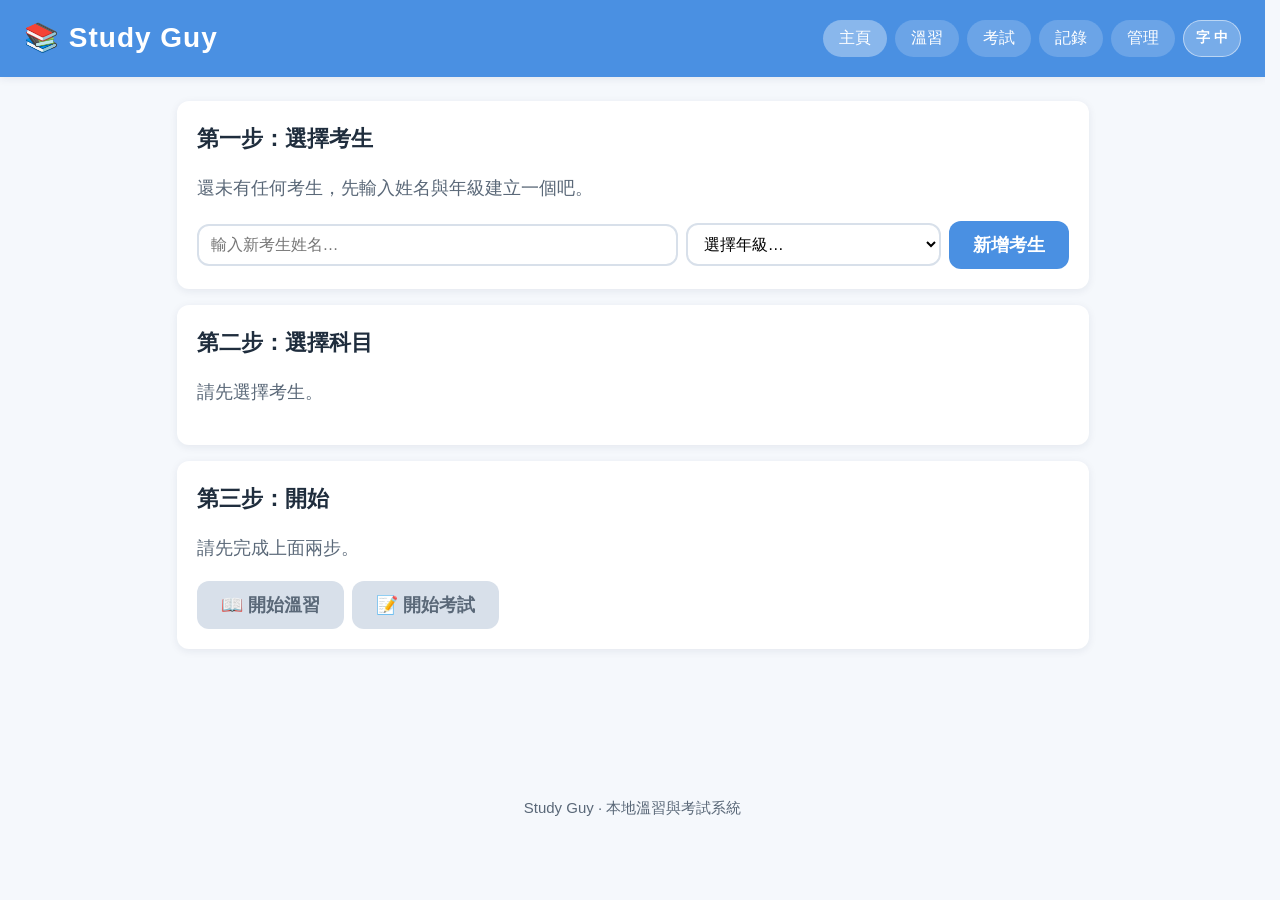
<file: index.html>
<!DOCTYPE html>
<html lang="zh-Hant-HK">
<head>
  <meta charset="UTF-8">
  <meta name="viewport" content="width=device-width, initial-scale=1.0, viewport-fit=cover">
  <meta name="theme-color" content="#4a90e2">
  <!-- PWA -->
  <link rel="manifest" href="manifest.webmanifest">
  <!-- iOS：加入主畫面變全螢幕 App -->
  <meta name="apple-mobile-web-app-capable" content="yes">
  <meta name="apple-mobile-web-app-status-bar-style" content="default">
  <meta name="apple-mobile-web-app-title" content="Study Guy">
  <link rel="apple-touch-icon" href="assets/icon-192.svg">
  <title>Study Guy 溫習小幫手</title>
  <link rel="stylesheet" href="assets/css/styles.css">
</head>
<body>
  <header class="app-header">
    <h1 class="app-title">📚 Study Guy</h1>
    <nav class="app-nav" id="app-nav"></nav>
  </header>

  <main id="app-main" class="app-main">
    <!-- 各 view 由 JS 動態插入 -->
    <div class="loading">載入中…</div>
  </main>

  <footer class="app-footer">
    <small>Study Guy · 本地溫習與考試系統</small>
  </footer>

  <!-- app.js 必須先載入以提供 SG.registerView -->
  <script src="assets/js/app.js" defer></script>
  <script src="assets/js/storage.js" defer></script>
  <script src="assets/js/content-loader.js" defer></script>
  <script src="assets/js/weakness-analyzer.js" defer></script>
  <script src="assets/js/exam-engine.js" defer></script>
  <script src="assets/js/views/home.js" defer></script>
  <script src="assets/js/views/study.js" defer></script>
  <script src="assets/js/views/exam.js" defer></script>
  <script src="assets/js/views/result.js" defer></script>
  <script src="assets/js/views/history.js" defer></script>
  <script src="assets/js/views/manage.js" defer></script>
</body>
</html>
</file>
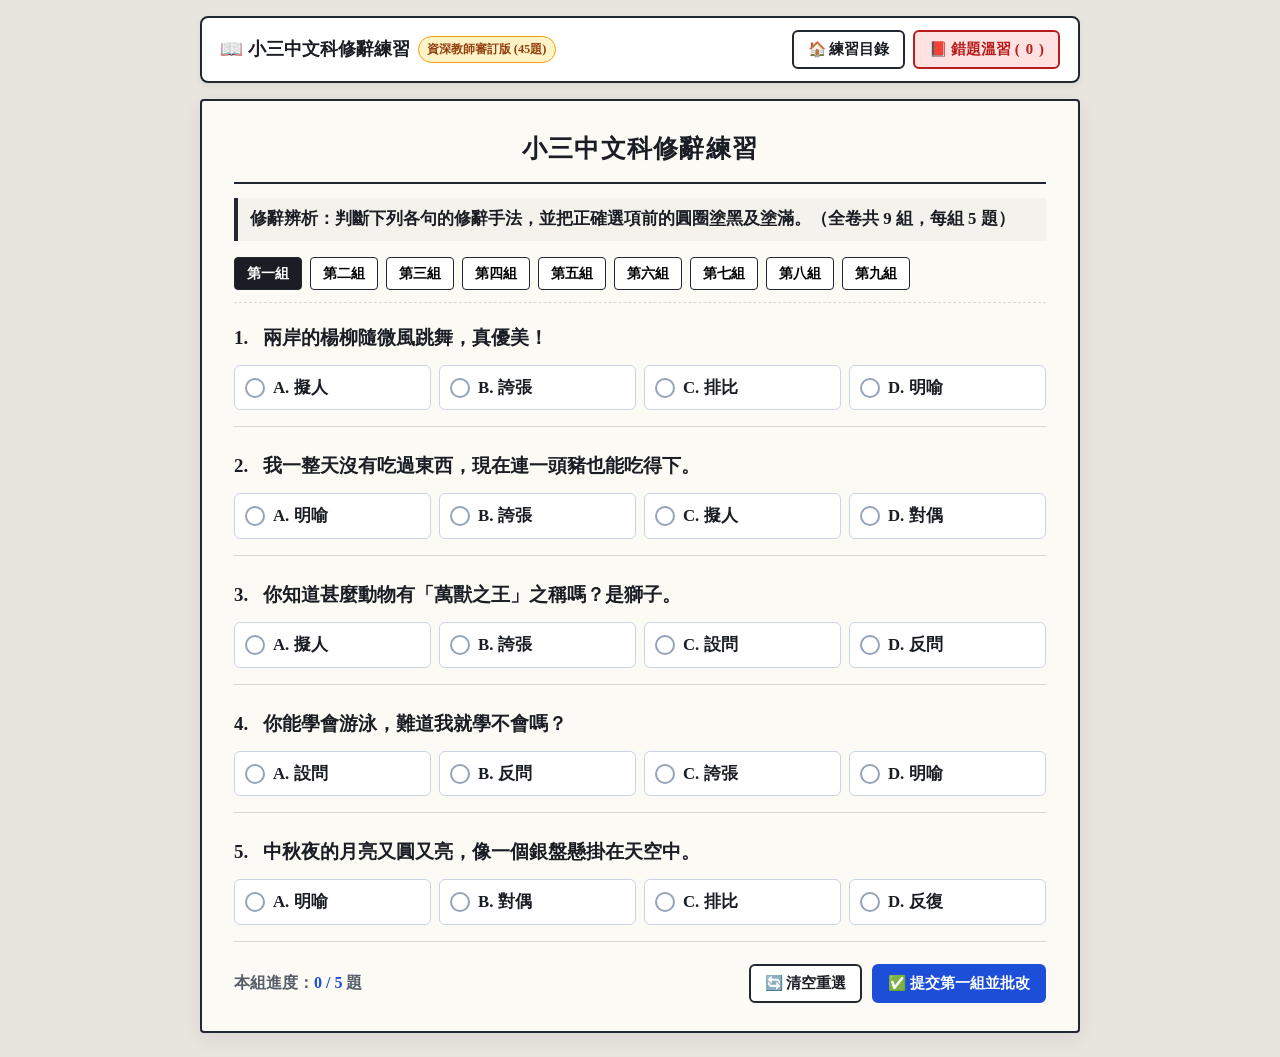
<file: p3_ch_cloze_test.html>
<!DOCTYPE html>
<html lang="zh-HK">
<head>
<meta charset="UTF-8">
<meta name="viewport" content="width=device-width, initial-scale=1.0, maximum-scale=1.0, user-scalable=no, viewport-fit=cover">
<title>小三中文科修辭練習</title>

<!-- iOS / iPad 主畫面全螢幕 Web App 設定 -->
<meta name="apple-mobile-web-app-capable" content="yes">
<meta name="apple-mobile-web-app-status-bar-style" content="default">
<meta name="apple-mobile-web-app-title" content="小三修辭練習">

<!-- Android / Chrome 全螢幕設定 -->
<meta name="mobile-web-app-capable" content="yes">
<meta name="theme-color" content="#fcfaf5">

<!-- 內嵌 SVG App Icon -->
<link rel="icon" type="image/svg+xml" href="data:image/svg+xml,<svg xmlns='http://www.w3.org/2000/svg' viewBox='0 0 100 100'><rect width='100' height='100' rx='22' fill='%23b91c1c'/><text x='50%' y='58%' dominant-baseline='middle' text-anchor='middle' font-size='50'>✏️</text></svg>">
<link rel="apple-touch-icon" href="data:image/svg+xml,<svg xmlns='http://www.w3.org/2000/svg' viewBox='0 0 100 100'><rect width='100' height='100' rx='22' fill='%23b91c1c'/><text x='50%' y='58%' dominant-baseline='middle' text-anchor='middle' font-size='50'>✏️</text></svg>">

<!-- 內嵌 Web App Manifest -->
<link rel="manifest" href="data:application/manifest+json,{&quot;name&quot;:&quot;小三中文科修辭練習&quot;,&quot;short_name&quot;:&quot;小三修辭&quot;,&quot;display&quot;:&quot;standalone&quot;,&quot;background_color&quot;:&quot;%23fcfaf5&quot;,&quot;theme_color&quot;:&quot;%23b91c1c&quot;}">

<style>
  :root {
    --paper-bg: #fcfaf5;
    --paper-line: #dcd7cc;
    --ink: #1a1e24;
    --ink-muted: #555e68;
    --border-strong: #222831;
    --accent-red: #b91c1c;
    --accent-blue: #1d4ed8;
    --correct-green: #15803d;
    --correct-bg: #dcfce7;
    --wrong-red: #b91c1c;
    --wrong-bg: #fee2e2;
    --circle-unfilled: #94a3b8;
    --circle-filled: #1e293b;
  }

  * {
    box-sizing: border-box;
    margin: 0;
    padding: 0;
    -webkit-tap-highlight-color: transparent;
  }

  body {
    font-family: "PingFang HK", "Microsoft JhengHei", "Heiti TC", "Kaiti TC", serif;
    background-color: #e8e5df;
    color: var(--ink);
    line-height: 1.65;
    padding: max(16px, env(safe-area-inset-top)) max(16px, env(safe-area-inset-right)) max(24px, env(safe-area-inset-bottom)) max(16px, env(safe-area-inset-left));
    touch-action: manipulation;
  }

  .app-shell {
    max-width: 880px;
    margin: 0 auto;
  }

  /* 頂部操作欄 */
  .top-nav {
    display: flex;
    flex-wrap: wrap;
    justify-content: space-between;
    align-items: center;
    gap: 10px;
    background: #ffffff;
    padding: 12px 18px;
    border-radius: 8px;
    border: 2px solid var(--border-strong);
    margin-bottom: 16px;
    box-shadow: 0 3px 6px rgba(0,0,0,0.06);
  }

  .brand-title {
    font-size: 1.15rem;
    font-weight: 800;
    display: flex;
    align-items: center;
    flex-wrap: wrap;
    gap: 8px;
  }

  .teacher-badge {
    font-size: 0.78rem;
    background: #fef3c7;
    color: #92400e;
    border: 1px solid #f59e0b;
    padding: 2px 8px;
    border-radius: 99px;
    font-weight: 700;
  }

  .nav-actions {
    display: flex;
    gap: 8px;
    flex-wrap: wrap;
  }

  .btn {
    cursor: pointer;
    font-family: inherit;
    font-size: 0.92rem;
    font-weight: 700;
    padding: 8px 14px;
    border-radius: 6px;
    border: 2px solid var(--border-strong);
    background: #fff;
    color: var(--ink);
    transition: all 0.15s ease;
    display: inline-flex;
    align-items: center;
    gap: 6px;
    touch-action: manipulation;
  }

  .btn:hover:not(:disabled) {
    background: #f1f5f9;
    transform: translateY(-1px);
  }

  .btn-primary {
    background: var(--accent-blue);
    color: #fff;
    border-color: var(--accent-blue);
  }

  .btn-primary:hover:not(:disabled) {
    background: #1e40af;
  }

  .btn-danger {
    background: var(--wrong-bg);
    color: var(--wrong-red);
    border-color: var(--wrong-red);
  }

  /* 仿香港小學測驗卷紙張 */
  .exam-paper {
    background: var(--paper-bg);
    border: 2px solid var(--border-strong);
    padding: 28px 32px;
    border-radius: 4px;
    box-shadow: 0 6px 20px rgba(0,0,0,0.07);
    position: relative;
  }

  .school-header {
    text-align: center;
    margin-bottom: 14px;
    border-bottom: 2px solid var(--border-strong);
    padding-bottom: 12px;
  }

  .quiz-title {
    font-size: 1.55rem;
    font-weight: 900;
    letter-spacing: 0.05em;
  }

  .exam-section-title {
    font-size: 1.05rem;
    font-weight: 800;
    margin: 14px 0 16px 0;
    line-height: 1.6;
    background: rgba(0,0,0,0.03);
    padding: 8px 12px;
    border-left: 4px solid var(--border-strong);
  }

  /* 小組頁籤 */
  .group-tabs {
    display: flex;
    flex-wrap: wrap;
    gap: 8px;
    margin-bottom: 18px;
    padding-bottom: 12px;
    border-bottom: 1.5px dashed var(--paper-line);
  }

  .group-tab {
    padding: 6px 12px;
    border: 1.5px solid var(--border-strong);
    background: #fff;
    border-radius: 4px;
    font-weight: 700;
    font-size: 0.88rem;
    cursor: pointer;
    touch-action: manipulation;
  }

  .group-tab.active {
    background: var(--ink);
    color: #fff;
  }

  .group-tab.done {
    border-color: var(--correct-green);
    background: var(--correct-bg);
    color: var(--correct-green);
  }

  .group-tab.done.active {
    background: var(--correct-green);
    color: #fff;
  }

  /* 題目卡片 */
  .question-block {
    margin-bottom: 22px;
    padding-bottom: 16px;
    border-bottom: 1px solid var(--paper-line);
  }

  .q-sentence {
    font-size: 1.18rem;
    font-weight: 700;
    line-height: 1.8;
    margin-bottom: 10px;
  }

  .q-index {
    display: inline-block;
    min-width: 24px;
  }

  /* 仿測驗卷 4 個圓圈選項佈局 */
  .options-row {
    display: grid;
    grid-template-columns: repeat(4, 1fr);
    gap: 8px;
    margin-top: 6px;
  }

  .option-btn {
    cursor: pointer;
    background: #ffffff;
    border: 1.5px solid #cbd5e1;
    border-radius: 6px;
    padding: 8px 10px;
    font-size: 1.05rem;
    font-weight: 700;
    display: flex;
    align-items: center;
    gap: 8px;
    user-select: none;
    transition: all 0.15s ease;
    touch-action: manipulation;
  }

  .option-btn:hover:not(.locked) {
    border-color: var(--accent-blue);
    background: #f8fafc;
  }

  /* 仿真圓圈（○ / ●） */
  .circle-radio {
    width: 20px;
    height: 20px;
    border-radius: 50%;
    border: 2px solid var(--circle-unfilled);
    display: inline-flex;
    align-items: center;
    justify-content: center;
    flex-shrink: 0;
    transition: all 0.15s ease;
  }

  .option-btn.selected {
    border-color: var(--border-strong);
    background: #eff6ff;
  }

  .option-btn.selected .circle-radio {
    border-color: var(--circle-filled);
    background-color: var(--circle-filled);
    box-shadow: inset 0 0 0 2px #fff;
  }

  /* 結算後狀態 */
  .option-btn.is-correct {
    border-color: var(--correct-green) !important;
    background: var(--correct-bg) !important;
    color: var(--correct-green);
  }

  .option-btn.is-correct .circle-radio {
    border-color: var(--correct-green);
    background: var(--correct-green);
    box-shadow: inset 0 0 0 2px #fff;
  }

  .option-btn.is-wrong-picked {
    border-color: var(--wrong-red) !important;
    background: var(--wrong-bg) !important;
    color: var(--wrong-red);
    text-decoration: line-through;
  }

  .option-btn.is-wrong-picked .circle-radio {
    border-color: var(--wrong-red);
    background: var(--wrong-red);
    box-shadow: inset 0 0 0 2px #fff;
  }

  /* 教師教學解析提示 */
  .teacher-explanation {
    margin-top: 8px;
    padding: 8px 12px;
    border-radius: 4px;
    background: #f0fdf4;
    border: 1px solid #86efac;
    font-size: 0.92rem;
    font-weight: 600;
    color: #166534;
  }

  .teacher-explanation.wrong-box {
    background: #fef2f2;
    border-color: #fca5a5;
    color: #991b1b;
  }

  /* 底部結算按鈕與小結算卡 */
  .footer-actions {
    margin-top: 20px;
    display: flex;
    justify-content: space-between;
    align-items: center;
    flex-wrap: wrap;
    gap: 10px;
  }

  .group-summary-card {
    margin-top: 22px;
    padding: 20px;
    border: 2px solid var(--border-strong);
    background: #ffffff;
    border-radius: 8px;
  }

  .summary-title {
    font-size: 1.22rem;
    font-weight: 900;
    margin-bottom: 8px;
    display: flex;
    justify-content: space-between;
    align-items: center;
    flex-wrap: wrap;
    gap: 8px;
  }

  /* 錯題溫習介面 */
  .mistake-item {
    background: #fff;
    border: 1.5px solid #cbd5e1;
    border-left: 5px solid var(--wrong-red);
    padding: 14px 16px;
    border-radius: 6px;
    margin-bottom: 12px;
  }

  .mistake-sentence {
    font-size: 1.12rem;
    font-weight: 700;
    margin-bottom: 6px;
  }

  .mistake-tag {
    font-size: 0.88rem;
    font-weight: 700;
    color: var(--ink-muted);
  }

  @media (max-width: 680px) {
    .exam-paper {
      padding: 18px 14px;
    }
    .options-row {
      grid-template-columns: repeat(2, 1fr);
    }
    .q-sentence {
      font-size: 1.1rem;
    }
    .option-btn {
      font-size: 0.98rem;
      padding: 8px 6px;
    }
  }
</style>
</head>
<body>

<div class="app-shell">
  <!-- 頂部控制列 -->
  <header class="top-nav">
    <div class="brand-title">
      <span>📖 小三中文科修辭練習</span>
      <span class="teacher-badge">資深教師審訂版 (45題)</span>
    </div>
    <div class="nav-actions">
      <button class="btn" onclick="goHome()">🏠 練習目錄</button>
      <button class="btn btn-danger" onclick="openMistakeCenter()" id="navMistakeBtn">
        📕 錯題溫習 (<span id="mistakeBadge">0</span>)
      </button>
    </div>
  </header>

  <!-- 主內容掛載點 -->
  <main id="mainView"></main>
</div>

<script>
/**
 * 嚴格限定之小三 9 種修辭手法（已移除「對比」）：
 * 1. 擬人  2. 誇張  3. 設問  4. 反問  5. 排比
 * 6. 反復  7. 對偶  8. 暗喻  9. 明喻
 *
 * 教師審訂版：共 9 組，每組 5 題（合共 45 題）。
 * 確保每句只有單一最顯著修辭，排除雙重修辭干擾，對偶句字詞淺白工整。
 */
const P3_DATA_GROUPS = [
  // 第一組（擬人、誇張、設問、反問、明喻）
  {
    groupTitle: "第一組",
    questions: [
      {
        id: "P3_G1_Q1",
        sentence: "兩岸的楊柳隨微風跳舞，真優美！",
        answer: "擬人",
        options: ["擬人", "誇張", "排比", "明喻"],
        explanation: "「跳舞」賦予了楊柳人的動作，屬於【擬人】。"
      },
      {
        id: "P3_G1_Q2",
        sentence: "我一整天沒有吃過東西，現在連一頭豬也能吃得下。",
        answer: "誇張",
        options: ["明喻", "誇張", "擬人", "對偶"],
        explanation: "把飢餓的程度故意放大到「能吃下一頭豬」，屬於【誇張】。"
      },
      {
        id: "P3_G1_Q3",
        sentence: "你知道甚麼動物有「萬獸之王」之稱嗎？是獅子。",
        answer: "設問",
        options: ["擬人", "誇張", "設問", "反問"],
        explanation: "先提出問題，然後自己回答出「是獅子」（自問自答），屬於【設問】。"
      },
      {
        id: "P3_G1_Q4",
        sentence: "你能學會游泳，難道我就學不會嗎？",
        answer: "反問",
        options: ["設問", "反問", "誇張", "明喻"],
        explanation: "心中已有明確答案（我也一定能學會），用疑問形式加強語氣且沒有自答，屬於【反問】。"
      },
      {
        id: "P3_G1_Q5",
        sentence: "中秋夜的月亮又圓又亮，像一個銀盤懸掛在天空中。",
        answer: "明喻",
        options: ["明喻", "對偶", "排比", "反復"],
        explanation: "以「像」作為喻詞，把「月亮」比作「銀盤」，屬於【明喻】。"
      }
    ]
  },

  // 第二組（排比、反復、對偶、暗喻、擬人）
  {
    groupTitle: "第二組",
    questions: [
      {
        id: "P3_G2_Q1",
        sentence: "哥哥喜歡吃荔枝，覺得它清香可口；姐姐喜歡吃西瓜，覺得它甜美多汁；妹妹喜歡吃蘋果，覺得它清甜爽脆。",
        answer: "排比",
        options: ["對偶", "排比", "反復", "擬人"],
        explanation: "由三個結構相同、語氣一致的分句排列而成，屬於【排比】。"
      },
      {
        id: "P3_G2_Q2",
        sentence: "盼望著，盼望著，一年一度的學校旅行日終於到來了！",
        answer: "反復",
        options: ["排比", "反復", "誇張", "暗喻"],
        explanation: "連續重複使用「盼望著」以強調熱切期待的心情，屬於【反復】。"
      },
      {
        id: "P3_G2_Q3",
        sentence: "白日依山盡，黃河入海流。",
        answer: "對偶",
        options: ["對偶", "排比", "暗喻", "反問"],
        explanation: "上下兩句字數相等（五言）、詞性相對、結構對稱，屬於【對偶】。"
      },
      {
        id: "P3_G2_Q4",
        sentence: "書籍是人類進步的階梯。",
        answer: "暗喻",
        options: ["明喻", "暗喻", "擬人", "設問"],
        explanation: "使用「是」作為喻詞把書籍比作階梯，本體與喻體直接相連，屬於【暗喻】。"
      },
      {
        id: "P3_G2_Q5",
        sentence: "春天喚醒了沉睡的溪流，讓它再次唱出動聽的歌聲。",
        answer: "擬人",
        options: ["擬人", "誇張", "明喻", "反問"],
        explanation: "賦予溪流「沉睡」和「唱歌」等人的行為特徵，屬於【擬人】。"
      }
    ]
  },

  // 第三組（誇張、設問、反問、明喻、排比）
  {
    groupTitle: "第三組",
    questions: [
      {
        id: "P3_G3_Q1",
        sentence: "提起香甜的巧克力冰淇淋，妹妹就垂涎三尺。",
        answer: "誇張",
        options: ["誇張", "擬人", "暗喻", "對偶"],
        explanation: "「垂涎三尺」將流口水的長度極度誇大，屬於【誇張】。"
      },
      {
        id: "P3_G3_Q2",
        sentence: "甚麼是快樂？快樂就是能幫助有需要的人。",
        answer: "設問",
        options: ["反問", "設問", "排比", "反復"],
        explanation: "先提出問題再自行回答，屬於【設問】。"
      },
      {
        id: "P3_G3_Q3",
        sentence: "看到同學跌倒受傷，我們怎能坐視不理呢？",
        answer: "反問",
        options: ["設問", "反問", "擬人", "明喻"],
        explanation: "用疑問句表達肯定意思（絕不能坐視不理），屬於【反問】。"
      },
      {
        id: "P3_G3_Q4",
        sentence: "春天到了，大地就像一幅美麗的圖畫，充滿了色彩。",
        answer: "明喻",
        options: ["暗喻", "明喻", "擬人", "排比"],
        explanation: "帶有比喻詞「就像」，把大地比作圖畫，屬於【明喻】。"
      },
      {
        id: "P3_G3_Q5",
        sentence: "閱讀能開闊我們的眼界，閱讀能豐富我們的知識，閱讀能啟發我們的思考。",
        answer: "排比",
        options: ["排比", "反復", "對偶", "暗喻"],
        explanation: "連續三個「閱讀能……」結構整齊的分句，屬於【排比】。"
      }
    ]
  },

  // 第四組（反復、對偶、暗喻、擬人、誇張）
  {
    groupTitle: "第四組",
    questions: [
      {
        id: "P3_G4_Q1",
        sentence: "走吧，走吧，我們一起去迎接美麗的朝陽！",
        answer: "反復",
        options: ["排比", "反復", "擬人", "設問"],
        explanation: "連續重複使用「走吧」以增強催促與感染力，屬於【反復】。"
      },
      {
        id: "P3_G4_Q2",
        sentence: "野火燒不盡，春風吹又生。",
        answer: "對偶",
        options: ["對偶", "排比", "明喻", "反復"],
        explanation: "「野火」對「春風」、「燒不盡」對「吹又生」，字數相等、詞性對稱，屬於【對偶】。"
      },
      {
        id: "P3_G4_Q3",
        sentence: "滿天的繁星成了黑夜中一盞盞明亮的路燈。",
        answer: "暗喻",
        options: ["明喻", "暗喻", "誇張", "擬人"],
        explanation: "喻詞為「成了」，把繁星比喻成路燈，屬於【暗喻】。"
      },
      {
        id: "P3_G4_Q4",
        sentence: "淘氣的小雨點在荷葉上快活地跳躍、唱歌。",
        answer: "擬人",
        options: ["擬人", "誇張", "反復", "明喻"],
        explanation: "賦予小雨點「淘氣」、「跳躍、唱歌」的人格化特徵，屬於【擬人】。"
      },
      {
        id: "P3_G4_Q5",
        sentence: "課室裡安靜得連一根針掉在地上的聲音都能聽得清清楚楚。",
        answer: "誇張",
        options: ["暗喻", "誇張", "設問", "對偶"],
        explanation: "把安靜的程度極端放大到能聽見掉針聲，屬於【誇張】。"
      }
    ]
  },

  // 第五組（設問、反問、明喻、排比、反復）
  {
    groupTitle: "第五組",
    questions: [
      {
        id: "P3_G5_Q1",
        sentence: "誰是每天最早到校的人？就是默默為大家開門的校工叔叔。",
        answer: "設問",
        options: ["設問", "反問", "擬人", "誇張"],
        explanation: "自問自答引起注意，屬於【設問】。"
      },
      {
        id: "P3_G5_Q2",
        sentence: "父母每天辛苦工作照顧我們，難道我們不應該孝順他們嗎？",
        answer: "反問",
        options: ["設問", "反問", "暗喻", "對偶"],
        explanation: "反詰問句，答案就在句子中（我們必須孝順父母），屬於【反問】。"
      },
      {
        id: "P3_G5_Q3",
        sentence: "運動員像離弦的箭一樣，飛快地朝著終點衝刺。",
        answer: "明喻",
        options: ["暗喻", "明喻", "誇張", "擬人"],
        explanation: "使用「像……一樣」比喻詞將運動員比作箭，屬於【明喻】。"
      },
      {
        id: "P3_G5_Q4",
        sentence: "假日的圖書館裏，同學們有的在看故事書，有的在查字典，有的在寫閱讀報告。",
        answer: "排比",
        options: ["對偶", "排比", "反復", "設問"],
        explanation: "由三個「有的在……」分句構成整齊的排比結構，屬於【排比】。"
      },
      {
        id: "P3_G5_Q5",
        sentence: "起風了，起風了，樹上的黃葉紛紛飄落下來。",
        answer: "反復",
        options: ["排比", "反復", "擬人", "明喻"],
        explanation: "連續重複「起風了」以強調秋風吹起的景象，屬於【反復】。"
      }
    ]
  },

  // 第六組（對偶、暗喻、擬人、誇張、設問）
  {
    groupTitle: "第六組",
    questions: [
      {
        id: "P3_G6_Q1",
        sentence: "春風吹綠千條柳，夏雨滋潤萬朵花。",
        answer: "對偶",
        options: ["對偶", "排比", "暗喻", "反復"],
        explanation: "七言對仗，字數相同，詞性相對，屬於【對偶】。"
      },
      {
        id: "P3_G6_Q2",
        sentence: "太陽是個大火球，在炎熱的夏天散發出耀眼的光芒。",
        answer: "暗喻",
        options: ["明喻", "暗喻", "擬人", "設問"],
        explanation: "喻詞為「是」，本體為太陽，喻體為大火球，屬於【暗喻】。"
      },
      {
        id: "P3_G6_Q3",
        sentence: "頑皮的秋風輕輕吹口哨，邀請落葉一起在半空中跳舞。",
        answer: "擬人",
        options: ["擬人", "誇張", "明喻", "反問"],
        explanation: "賦予秋風「吹口哨、邀請跳舞」等人的動作，屬於【擬人】。"
      },
      {
        id: "P3_G6_Q4",
        sentence: "這個西瓜甜得不得了，我才剛咬了一口，連舌頭都快要甜得融化了。",
        answer: "誇張",
        options: ["暗喻", "誇張", "擬人", "設問"],
        explanation: "將西瓜的甜度誇大到「舌頭都快融化」，屬於【誇張】。"
      },
      {
        id: "P3_G6_Q5",
        sentence: "世界上最偉大的愛是甚麼？那就是父母無微不至的關愛。",
        answer: "設問",
        options: ["設問", "反問", "對偶", "排比"],
        explanation: "先問後答，自問自答，屬於【設問】。"
      }
    ]
  },

  // 第七組（反問、明喻、排比、反復、對偶）
  {
    groupTitle: "第七組",
    questions: [
      {
        id: "P3_G7_Q1",
        sentence: "遇到一點小挫折就輕言放棄，這樣做怎能獲得成功呢？",
        answer: "反問",
        options: ["設問", "反問", "誇張", "擬人"],
        explanation: "答案寓於反問語氣中（這樣做不能獲得成功），屬於【反問】。"
      },
      {
        id: "P3_G7_Q2",
        sentence: "平靜的湖面像一面大鏡子，清晰地映照著藍天和白雲。",
        answer: "明喻",
        options: ["暗喻", "明喻", "對偶", "排比"],
        explanation: "喻詞為「像」，將湖面比作大鏡子，屬於【明喻】。"
      },
      {
        id: "P3_G7_Q3",
        sentence: "春天的風是溫暖的，夏天的風是熾熱的，秋天的風是涼爽的。",
        answer: "排比",
        options: ["排比", "反復", "對偶", "暗喻"],
        explanation: "三個句式相同的分句並列，屬於【排比】。"
      },
      {
        id: "P3_G7_Q4",
        sentence: "下雨了，滴答，滴答，雨水輕輕地落在窗台上。",
        answer: "反復",
        options: ["排比", "反復", "擬人", "誇張"],
        explanation: "重複使用「滴答，滴答」加強節奏與聽覺效果，屬於【反復】。"
      },
      {
        id: "P3_G7_Q5",
        sentence: "明月松間照，清泉石上流。",
        answer: "對偶",
        options: ["對偶", "排比", "暗喻", "明喻"],
        explanation: "「明月」對「清泉」、「松間」對「石上」、「照」對「流」，對仗工整，屬於【對偶】。"
      }
    ]
  },

  // 第八組（暗喻、擬人、誇張、設問、反問）
  {
    groupTitle: "第八組",
    questions: [
      {
        id: "P3_G8_Q1",
        sentence: "弟弟是我們家裏的開心果，總是逗得大家哈哈大笑。",
        answer: "暗喻",
        options: ["明喻", "暗喻", "擬人", "誇張"],
        explanation: "喻詞為「是」，把弟弟比作開心果，屬於【暗喻】。"
      },
      {
        id: "P3_G8_Q2",
        sentence: "路邊的花兒在徐徐晚風的撫摸下，安靜地睡著了。",
        answer: "擬人",
        options: ["擬人", "誇張", "明喻", "對偶"],
        explanation: "晚風「撫摸」、花兒「睡著了」皆為人的動作，屬於【擬人】。"
      },
      {
        id: "P3_G8_Q3",
        sentence: "聽到這個天大的好消息，弟弟高興得一跳就跳上了三層樓高。",
        answer: "誇張",
        options: ["暗喻", "誇張", "設問", "反復"],
        explanation: "跳上三層樓高超乎客觀事實，屬於【誇張】。"
      },
      {
        id: "P3_G8_Q4",
        sentence: "「只要有恆心，鐵杵磨成針」一句要告訴我們甚麼？就是告訴我們恆心的重要。",
        answer: "設問",
        options: ["設問", "反問", "排比", "明喻"],
        explanation: "明知故問且緊接著自己解答，屬於【設問】。"
      },
      {
        id: "P3_G8_Q5",
        sentence: "時間一去不復返，我們難道不應該好好珍惜每一分每一秒嗎？",
        answer: "反問",
        options: ["設問", "反問", "對偶", "擬人"],
        explanation: "以反詰形式表達「我們應該珍惜時間」之意，屬於【反問】。"
      }
    ]
  },

  // 第九組（明喻、排比、反復、對偶、暗喻）
  {
    groupTitle: "第九組",
    questions: [
      {
        id: "P3_G9_Q1",
        sentence: "妹妹紅通通的臉蛋，彷彿一個熟透的大蘋果。",
        answer: "明喻",
        options: ["明喻", "暗喻", "擬人", "誇張"],
        explanation: "比喻詞為「彷彿」，把臉蛋比作紅蘋果，屬於【明喻】。"
      },
      {
        id: "P3_G9_Q2",
        sentence: "下課了，操場上的同學有的在跳繩，有的在踢球，有的在捉迷藏，熱鬧極了。",
        answer: "排比",
        options: ["排比", "對偶", "反復", "暗喻"],
        explanation: "三個結構相似、語氣一致的短句排列，屬於【排比】。"
      },
      {
        id: "P3_G9_Q3",
        sentence: "成功需要努力，努力，再努力，才能達到理想的目標。",
        answer: "反復",
        options: ["排比", "反復", "誇張", "設問"],
        explanation: "連續重複「努力」一詞以強化勤奮之重要性，屬於【反復】。"
      },
      {
        id: "P3_G9_Q4",
        sentence: "窗含西嶺千秋雪，門泊東吳萬里船。",
        answer: "對偶",
        options: ["對偶", "排比", "明喻", "反問"],
        explanation: "杜甫名句，字數相等、詞性對仗工整，屬於【對偶】。"
      },
      {
        id: "P3_G9_Q5",
        sentence: "彎彎的月亮是夜空中的一隻小船。",
        answer: "暗喻",
        options: ["明喻", "暗喻", "誇張", "擬人"],
        explanation: "以「是」作為喻詞將彎彎的月亮比作小船，屬於【暗喻】。"
      }
    ]
  }
];

const STORAGE_P3_MISTAKES = "p3_rhetoric_mistakes_v3";

let currentMode = "quiz";
let activeGroupIdx = 0;
let userSelections = {};
let submittedGroups = {};
let mistakeQuizSession = null;

function loadMistakes() {
  try {
    const raw = localStorage.getItem(STORAGE_P3_MISTAKES);
    return raw ? JSON.parse(raw) : [];
  } catch (e) {
    return [];
  }
}

function saveMistakes(list) {
  localStorage.setItem(STORAGE_P3_MISTAKES, JSON.stringify(list));
  updateMistakeBadge();
}

function updateMistakeBadge() {
  const el = document.getElementById("mistakeBadge");
  if (el) el.textContent = loadMistakes().length;
}

function goHome() {
  currentMode = "quiz";
  render();
}

function render() {
  updateMistakeBadge();
  const main = document.getElementById("mainView");
  if (currentMode === "quiz") {
    renderQuizPaper(main);
  } else if (currentMode === "mistake_hub") {
    renderMistakeHub(main);
  } else if (currentMode === "mistake_quiz") {
    renderMistakeQuizPaper(main);
  }
}

function renderQuizPaper(container) {
  const grp = P3_DATA_GROUPS[activeGroupIdx];
  const isSubmitted = !!submittedGroups[activeGroupIdx];
  const chineseNums = ["一", "二", "三", "四", "五", "六", "七", "八", "九"];

  let tabsHtml = "";
  P3_DATA_GROUPS.forEach((g, idx) => {
    let cls = "group-tab";
    if (idx === activeGroupIdx) cls += " active";
    if (submittedGroups[idx]) cls += " done";

    let scoreTxt = "";
    if (submittedGroups[idx]) {
      let c = 0;
      g.questions.forEach((q, qi) => {
        if (userSelections[`G${idx}_Q${qi}`] === q.answer) c++;
      });
      scoreTxt = ` (${c}/5)`;
    }
    tabsHtml += `<button class="${cls}" onclick="switchGroup(${idx})">第${chineseNums[idx]}組${scoreTxt}</button>`;
  });

  let questionsHtml = "";
  grp.questions.forEach((q, qIdx) => {
    const qKey = `G${activeGroupIdx}_Q${qIdx}`;
    const selectedAns = userSelections[qKey] || "";
    const letters = ["A", "B", "C", "D"];

    let optionsHtml = "";
    q.options.forEach((opt, optIdx) => {
      let optCls = "option-btn";
      const isPicked = selectedAns === opt;

      if (!isSubmitted) {
        if (isPicked) optCls += " selected";
      } else {
        optCls += " locked";
        if (opt === q.answer) {
          optCls += " is-correct";
        } else if (isPicked && opt !== q.answer) {
          optCls += " is-wrong-picked";
        }
      }

      const clickAttr = isSubmitted ? "" : `onclick="selectOption('${qKey}', '${opt}')"`;

      optionsHtml += `
        <div class="${optCls}" ${clickAttr}>
          <span class="circle-radio"></span>
          <span>${letters[optIdx]}. ${opt}</span>
        </div>
      `;
    });

    let explHtml = "";
    if (isSubmitted) {
      const isRight = selectedAns === q.answer;
      explHtml = `
        <div class="teacher-explanation ${isRight ? '' : 'wrong-box'}">
          ${isRight ? '✅ 答對！' : '❌ 答錯！'} <strong>正確答案：${q.answer}</strong>。
          <br>💡 <strong>教師解析：</strong>${q.explanation}
        </div>
      `;
    }

    questionsHtml += `
      <div class="question-block">
        <div class="q-sentence">
          <span class="q-index">${qIdx + 1}.</span> ${q.sentence}
        </div>
        <div class="options-row">
          ${optionsHtml}
        </div>
        ${explHtml}
      </div>
    `;
  });

  let bottomActionHtml = "";
  if (!isSubmitted) {
    let answeredCount = 0;
    grp.questions.forEach((q, qi) => {
      if (userSelections[`G${activeGroupIdx}_Q${qi}`]) answeredCount++;
    });

    bottomActionHtml = `
      <div class="footer-actions">
        <div style="font-weight:700;color:var(--ink-muted);">
          本組進度：<strong style="color:var(--accent-blue);">${answeredCount} / 5</strong> 題
        </div>
        <div style="display:flex;gap:10px;">
          <button class="btn" onclick="clearGroupAnswers(${activeGroupIdx})">🔄 清空重選</button>
          <button class="btn btn-primary" onclick="submitGroup(${activeGroupIdx})">
            ✅ 提交第${chineseNums[activeGroupIdx]}組並批改
          </button>
        </div>
      </div>
    `;
  } else {
    let groupCorrect = 0;
    grp.questions.forEach((q, qi) => {
      if (userSelections[`G${activeGroupIdx}_Q${qi}`] === q.answer) groupCorrect++;
    });

    const nextBtn = activeGroupIdx < 8
      ? `<button class="btn btn-primary" onclick="switchGroup(${activeGroupIdx + 1})">➡️ 進入第${chineseNums[activeGroupIdx + 1]}組</button>`
      : `<button class="btn btn-primary" onclick="scrollToFullReport()">📊 查看全卷 45 題總成績</button>`;

    bottomActionHtml = `
      <div class="group-summary-card">
        <div class="summary-title">
          <span>📋 第${chineseNums[activeGroupIdx]}組小結算報告</span>
          <span style="color:${groupCorrect === 5 ? 'var(--correct-green)' : 'var(--accent-blue)'}">
            本組得分：${groupCorrect} / 5 題 (${groupCorrect * 20}分)
          </span>
        </div>
        <p style="font-size:0.95rem;color:var(--ink-muted);margin-bottom:14px;">
          ${groupCorrect === 5 ? "太棒了！本組 5 條修辭題目全對！" : `本組有 ${5 - groupCorrect} 題答錯，已自動記入「錯題溫習專區」，請仔細閱讀上方綠色解析。`}
        </p>
        <div style="display:flex;justify-content:space-between;flex-wrap:wrap;gap:10px;">
          <button class="btn" onclick="retryGroup(${activeGroupIdx})">🔁 重做本組 5 題</button>
          ${nextBtn}
        </div>
      </div>
    `;
  }

  let fullExamReportHtml = "";
  const allFinished = P3_DATA_GROUPS.every((g, idx) => submittedGroups[idx]);
  if (allFinished) {
    let grandTotal = 0;
    P3_DATA_GROUPS.forEach((g, gIdx) => {
      g.questions.forEach((q, qi) => {
        if (userSelections[`G${gIdx}_Q${qi}`] === q.answer) grandTotal++;
      });
    });
    const finalScore = Math.round((grandTotal / 45) * 100);

    fullExamReportHtml = `
      <div id="fullReportSection" class="group-summary-card" style="margin-top:24px;border:3px solid var(--accent-blue);background:#eff6ff;">
        <div class="summary-title">
          <span>🏆 小三修辭練習 — 全卷 45 題總成績報告</span>
          <span style="font-size:1.45rem;color:var(--accent-blue);">${grandTotal} / 45 題 (${finalScore}分)</span>
        </div>
        <p style="font-size:1rem;margin:12px 0;">
          ${finalScore >= 90 ? "🌟 表現優異！你已經熟練掌握小三所有必考修辭手法！" : "溫馨提示：請點擊下方「錯題溫習」，針對答錯的題目進行強化練習。"}
        </p>
        <div style="display:flex;gap:12px;flex-wrap:wrap;">
          <button class="btn btn-danger" onclick="openMistakeCenter()">📕 進入錯題溫習</button>
          <button class="btn" onclick="resetAllQuiz()">🔄 重新作答全卷 45 題</button>
        </div>
      </div>
    `;
  }

  container.innerHTML = `
    <div class="exam-paper">
      <div class="school-header">
        <div class="quiz-title">小三中文科修辭練習</div>
      </div>

      <div class="exam-section-title">
        修辭辨析：判斷下列各句的修辭手法，並把正確選項前的圓圈塗黑及塗滿。（全卷共 9 組，每組 5 題）
      </div>

      <div class="group-tabs">
        ${tabsHtml}
      </div>

      <div>
        ${questionsHtml}
      </div>

      ${bottomActionHtml}
      ${fullExamReportHtml}
    </div>
  `;
}

function selectOption(qKey, opt) {
  userSelections[qKey] = opt;
  render();
}

function switchGroup(idx) {
  activeGroupIdx = idx;
  window.scrollTo({ top: 0, behavior: "smooth" });
  render();
}

function clearGroupAnswers(gIdx) {
  P3_DATA_GROUPS[gIdx].questions.forEach((q, qi) => {
    delete userSelections[`G${gIdx}_Q${qi}`];
  });
  render();
}

function retryGroup(gIdx) {
  delete submittedGroups[gIdx];
  clearGroupAnswers(gIdx);
}

function submitGroup(gIdx) {
  const grp = P3_DATA_GROUPS[gIdx];
  let unDone = 0;
  grp.questions.forEach((q, qi) => {
    if (!userSelections[`G${gIdx}_Q${qi}`]) unDone++;
  });

  if (unDone > 0) {
    if (!confirm(`本組尚有 ${unDone} 題未填選，確定要現在提交並批改嗎？`)) return;
  }

  submittedGroups[gIdx] = true;

  const mistakes = loadMistakes();
  const mistakeMap = new Map(mistakes.map(m => [m.id, m]));

  grp.questions.forEach((q, qi) => {
    const userAns = userSelections[`G${gIdx}_Q${qi}`] || "（未作答）";
    if (userAns !== q.answer) {
      mistakeMap.set(q.id, {
        id: q.id,
        sentence: q.sentence,
        answer: q.answer,
        userAns: userAns,
        options: q.options,
        explanation: q.explanation,
        groupTitle: grp.groupTitle,
        timestamp: Date.now()
      });
    }
  });

  saveMistakes(Array.from(mistakeMap.values()));
  render();
}

function scrollToFullReport() {
  const el = document.getElementById("fullReportSection");
  if (el) el.scrollIntoView({ behavior: "smooth" });
}

function resetAllQuiz() {
  if (!confirm("確定要重設全卷所有答案並重新開始嗎？")) return;
  userSelections = {};
  submittedGroups = {};
  activeGroupIdx = 0;
  window.scrollTo({ top: 0, behavior: "smooth" });
  render();
}

function openMistakeCenter() {
  currentMode = "mistake_hub";
  render();
}

function renderMistakeHub(container) {
  const mistakes = loadMistakes();

  if (mistakes.length === 0) {
    container.innerHTML = `
      <div class="exam-paper" style="text-align:center;padding:48px 24px;">
        <h2 style="font-size:1.5rem;margin-bottom:12px;">🎉 恭喜！目前沒有任何做錯的題目！</h2>
        <p style="color:var(--ink-muted);margin-bottom:24px;">
          你在 9 個小組測驗中答錯的題目會自動保存在這裡，方便考前單獨重溫。
        </p>
        <button class="btn btn-primary" onclick="goHome()">🏠 返回練習目錄</button>
      </div>
    `;
    return;
  }

  let listHtml = "";
  mistakes.forEach((m, idx) => {
    listHtml += `
      <div class="mistake-item">
        <div class="mistake-sentence">${idx + 1}. ${m.sentence}</div>
        <div class="mistake-tag">
          來源：${m.groupTitle} ｜ 上次誤選：<span style="color:var(--wrong-red);text-decoration:line-through;">${m.userAns}</span>
        </div>
        <div class="teacher-explanation" style="margin-top:8px;">
          ✅ <strong>正確修辭手法：${m.answer}</strong><br>
          💡 <strong>解析：</strong>${m.explanation}
        </div>
        <div style="margin-top:10px;text-align:right;">
          <button class="btn" onclick="removeMistake('${m.id}')">✅ 我已熟練掌握，移出錯題簿</button>
        </div>
      </div>
    `;
  });

  container.innerHTML = `
    <div class="exam-paper">
      <div class="school-header">
        <div class="quiz-title">小三中文科修辭練習 — 📕 錯題溫習專區</div>
        <div style="margin-top:8px;font-weight:700;color:var(--wrong-red);">
          目前累積錯題：${mistakes.length} 題
        </div>
      </div>

      <div style="display:flex;justify-content:space-between;flex-wrap:wrap;gap:10px;margin-bottom:18px;">
        <button class="btn btn-primary" onclick="startMistakeRetest()">
          ✍️ 啟動「錯題重測」（只考這 ${mistakes.length} 題）
        </button>
        <button class="btn btn-danger" onclick="clearAllMistakes()">
          🗑️ 清空所有錯題記錄
        </button>
      </div>

      <div>
        ${listHtml}
      </div>
    </div>
  `;
}

function removeMistake(id) {
  const filtered = loadMistakes().filter(m => m.id !== id);
  saveMistakes(filtered);
  render();
}

function clearAllMistakes() {
  if (!confirm("確定要清空所有錯題記錄嗎？")) return;
  saveMistakes([]);
  render();
}

function startMistakeRetest() {
  const mistakes = loadMistakes();
  if (mistakes.length === 0) return;

  mistakeQuizSession = {
    questions: mistakes,
    userAnswers: {},
    submitted: false
  };
  currentMode = "mistake_quiz";
  render();
}

function renderMistakeQuizPaper(container) {
  const sess = mistakeQuizSession;
  const isSubmitted = sess.submitted;
  const letters = ["A", "B", "C", "D"];

  let questionsHtml = "";
  sess.questions.forEach((q, qIdx) => {
    const selectedAns = sess.userAnswers[q.id] || "";
    let optionsHtml = "";

    q.options.forEach((opt, optIdx) => {
      let optCls = "option-btn";
      const isPicked = selectedAns === opt;

      if (!isSubmitted) {
        if (isPicked) optCls += " selected";
      } else {
        optCls += " locked";
        if (opt === q.answer) {
          optCls += " is-correct";
        } else if (isPicked && opt !== q.answer) {
          optCls += " is-wrong-picked";
        }
      }

      const clickAttr = isSubmitted ? "" : `onclick="selectMistakeOption('${q.id}', '${opt}')"`;
      optionsHtml += `
        <div class="${optCls}" ${clickAttr}>
          <span class="circle-radio"></span>
          <span>${letters[optIdx]}. ${opt}</span>
        </div>
      `;
    });

    let explHtml = "";
    if (isSubmitted) {
      const isRight = selectedAns === q.answer;
      explHtml = `
        <div class="teacher-explanation ${isRight ? '' : 'wrong-box'}">
          ${isRight ? '✅ 答對！' : '❌ 答錯！'} <strong>正確修辭：${q.answer}</strong>。
          <br>💡 ${q.explanation}
        </div>
      `;
    }

    questionsHtml += `
      <div class="question-block">
        <div class="q-sentence"><span class="q-index">${qIdx + 1}.</span> ${q.sentence}</div>
        <div class="options-row">${optionsHtml}</div>
        ${explHtml}
      </div>
    `;
  });

  let bottomHtml = "";
  if (!isSubmitted) {
    bottomHtml = `
      <div class="footer-actions">
        <button class="btn" onclick="openMistakeCenter()">⬅️ 返回錯題列表</button>
        <button class="btn btn-primary" onclick="submitMistakeRetest()">✅ 提交錯題重測批改</button>
      </div>
    `;
  } else {
    let correctCount = 0;
    const correctIds = [];
    sess.questions.forEach(q => {
      if (sess.userAnswers[q.id] === q.answer) {
        correctCount++;
        correctIds.push(q.id);
      }
    });

    bottomHtml = `
      <div class="group-summary-card">
        <div class="summary-title">
          <span>📋 錯題重測結果：答對 ${correctCount} / ${sess.questions.length} 題</span>
        </div>
        <p style="font-size:0.95rem;color:var(--ink-muted);margin-bottom:14px;">
          恭喜你答對了 ${correctCount} 題！點擊下方按鈕可將本次答對的題目自動移出錯題簿。
        </p>
        <div style="display:flex;gap:10px;flex-wrap:wrap;">
          ${correctCount > 0 ? `<button class="btn btn-primary" onclick="removeBatchMistakes(${JSON.stringify(correctIds).replace(/"/g, '&quot;')})">🌟 將本次答對的 ${correctCount} 題移出錯題簿</button>` : ''}
          <button class="btn" onclick="openMistakeCenter()">📕 返回錯題專區</button>
        </div>
      </div>
    `;
  }

  container.innerHTML = `
    <div class="exam-paper">
      <div class="school-header">
        <div class="quiz-title">小三中文科修辭練習 — 📕 錯題專項重測卷（共 ${sess.questions.length} 題）</div>
      </div>
      <div>${questionsHtml}</div>
      ${bottomHtml}
    </div>
  `;
}

function selectMistakeOption(qId, opt) {
  mistakeQuizSession.userAnswers[qId] = opt;
  render();
}

function submitMistakeRetest() {
  mistakeQuizSession.submitted = true;
  render();
}

function removeBatchMistakes(idList) {
  const idSet = new Set(idList);
  const remaining = loadMistakes().filter(m => !idSet.has(m.id));
  saveMistakes(remaining);
  openMistakeCenter();
}

render();
</script>
</body>
</html>
</file>
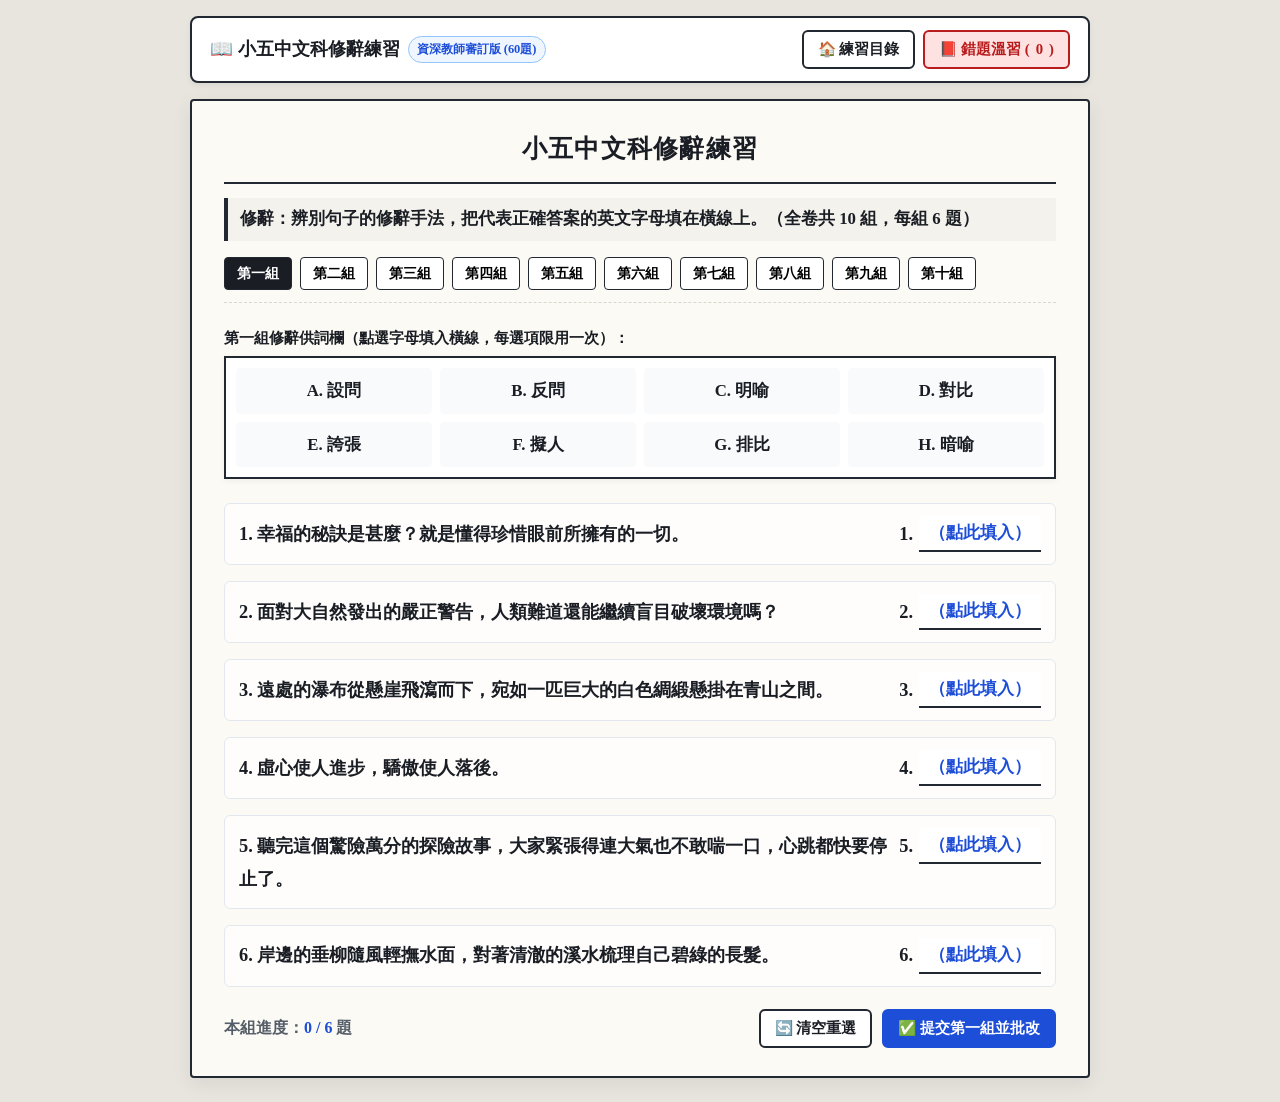
<file: p5_ch_cloze_test.html>
<!DOCTYPE html>
<html lang="zh-HK">
<head>
<meta charset="UTF-8">
<meta name="viewport" content="width=device-width, initial-scale=1.0, maximum-scale=1.0, user-scalable=no, viewport-fit=cover">
<title>小五中文科修辭練習</title>

<!-- iOS / iPad 主畫面全螢幕 Web App 設定 -->
<meta name="apple-mobile-web-app-capable" content="yes">
<meta name="apple-mobile-web-app-status-bar-style" content="default">
<meta name="apple-mobile-web-app-title" content="小五修辭練習">

<!-- Android / Chrome 全螢幕設定 -->
<meta name="mobile-web-app-capable" content="yes">
<meta name="theme-color" content="#fcfaf5">

<!-- 內嵌 SVG App Icon -->
<link rel="icon" type="image/svg+xml" href="data:image/svg+xml,<svg xmlns='http://www.w3.org/2000/svg' viewBox='0 0 100 100'><rect width='100' height='100' rx='22' fill='%231d4ed8'/><text x='50%' y='58%' dominant-baseline='middle' text-anchor='middle' font-size='50'>📘</text></svg>">
<link rel="apple-touch-icon" href="data:image/svg+xml,<svg xmlns='http://www.w3.org/2000/svg' viewBox='0 0 100 100'><rect width='100' height='100' rx='22' fill='%231d4ed8'/><text x='50%' y='58%' dominant-baseline='middle' text-anchor='middle' font-size='50'>📘</text></svg>">

<!-- 內嵌 Web App Manifest -->
<link rel="manifest" href="data:application/manifest+json,{&quot;name&quot;:&quot;小五中文科修辭練習&quot;,&quot;short_name&quot;:&quot;小五修辭&quot;,&quot;display&quot;:&quot;standalone&quot;,&quot;background_color&quot;:&quot;%23fcfaf5&quot;,&quot;theme_color&quot;:&quot;%231d4ed8&quot;}">

<style>
  :root {
    --paper-bg: #fcfaf5;
    --paper-line: #dcd7cc;
    --ink: #1a1e24;
    --ink-muted: #555e68;
    --border-strong: #222831;
    --accent-blue: #1d4ed8;
    --accent-hover: #1e40af;
    --correct-green: #15803d;
    --correct-bg: #dcfce7;
    --wrong-red: #b91c1c;
    --wrong-bg: #fee2e2;
    --selected-bg: #dbeafe;
    --selected-border: #2563eb;
  }

  * {
    box-sizing: border-box;
    margin: 0;
    padding: 0;
    -webkit-tap-highlight-color: transparent;
  }

  body {
    font-family: "PingFang HK", "Microsoft JhengHei", "Heiti TC", "Kaiti TC", serif;
    background-color: #e8e5df;
    color: var(--ink);
    line-height: 1.65;
    padding: max(16px, env(safe-area-inset-top)) max(16px, env(safe-area-inset-right)) max(24px, env(safe-area-inset-bottom)) max(16px, env(safe-area-inset-left));
    touch-action: manipulation;
  }

  .app-shell {
    max-width: 900px;
    margin: 0 auto;
  }

  /* 頂部導航操作列 */
  .top-nav {
    display: flex;
    flex-wrap: wrap;
    justify-content: space-between;
    align-items: center;
    gap: 10px;
    background: #ffffff;
    padding: 12px 18px;
    border-radius: 8px;
    border: 2px solid var(--border-strong);
    margin-bottom: 16px;
    box-shadow: 0 3px 6px rgba(0,0,0,0.06);
  }

  .brand-title {
    font-size: 1.15rem;
    font-weight: 800;
    display: flex;
    align-items: center;
    flex-wrap: wrap;
    gap: 8px;
  }

  .teacher-badge {
    font-size: 0.78rem;
    background: #eff6ff;
    color: var(--accent-blue);
    border: 1px solid #93c5fd;
    padding: 2px 8px;
    border-radius: 99px;
    font-weight: 700;
  }

  .nav-actions {
    display: flex;
    gap: 8px;
    flex-wrap: wrap;
  }

  .btn {
    cursor: pointer;
    font-family: inherit;
    font-size: 0.92rem;
    font-weight: 700;
    padding: 8px 14px;
    border-radius: 6px;
    border: 2px solid var(--border-strong);
    background: #fff;
    color: var(--ink);
    transition: all 0.15s ease;
    display: inline-flex;
    align-items: center;
    gap: 6px;
    touch-action: manipulation;
  }

  .btn:hover:not(:disabled) {
    background: #f1f5f9;
    transform: translateY(-1px);
  }

  .btn-primary {
    background: var(--accent-blue);
    color: #fff;
    border-color: var(--accent-blue);
  }

  .btn-primary:hover:not(:disabled) {
    background: var(--accent-hover);
  }

  .btn-danger {
    background: var(--wrong-bg);
    color: var(--wrong-red);
    border-color: var(--wrong-red);
  }

  /* 模擬試卷卡片 */
  .exam-paper {
    background: var(--paper-bg);
    border: 2px solid var(--border-strong);
    padding: 28px 32px;
    border-radius: 4px;
    box-shadow: 0 6px 20px rgba(0,0,0,0.07);
    position: relative;
  }

  .school-header {
    text-align: center;
    margin-bottom: 14px;
    border-bottom: 2px solid var(--border-strong);
    padding-bottom: 12px;
  }

  .quiz-title {
    font-size: 1.55rem;
    font-weight: 900;
    letter-spacing: 0.05em;
  }

  .exam-section-title {
    font-size: 1.05rem;
    font-weight: 800;
    margin: 14px 0 16px 0;
    line-height: 1.6;
    background: rgba(0,0,0,0.03);
    padding: 8px 12px;
    border-left: 4px solid var(--border-strong);
  }

  /* 分組頁籤 */
  .group-tabs {
    display: flex;
    flex-wrap: wrap;
    gap: 8px;
    margin-bottom: 18px;
    padding-bottom: 12px;
    border-bottom: 1.5px dashed var(--paper-line);
  }

  .group-tab {
    padding: 6px 12px;
    border: 1.5px solid var(--border-strong);
    background: #fff;
    border-radius: 4px;
    font-weight: 700;
    font-size: 0.88rem;
    cursor: pointer;
    touch-action: manipulation;
  }

  .group-tab.active {
    background: var(--ink);
    color: #fff;
  }

  .group-tab.done {
    border-color: var(--correct-green);
    background: var(--correct-bg);
    color: var(--correct-green);
  }

  .group-tab.done.active {
    background: var(--correct-green);
    color: #fff;
  }

  /* 仿試卷黑框修辭供詞表 (4欄 x 2行) - Sticky 置頂 */
  .bank-sticky-wrapper {
    position: sticky;
    top: 8px;
    z-index: 20;
    background: var(--paper-bg);
    padding: 4px 0 10px 0;
  }

  .bank-header-label {
    font-size: 0.95rem;
    font-weight: 800;
    margin-bottom: 6px;
    display: flex;
    justify-content: space-between;
    align-items: center;
  }

  .bank-box {
    border: 2.5px solid var(--border-strong);
    background: #ffffff;
    padding: 10px;
    display: grid;
    grid-template-columns: repeat(4, 1fr);
    gap: 8px;
    box-shadow: 0 2px 6px rgba(0,0,0,0.05);
  }

  .bank-chip {
    padding: 8px 6px;
    font-size: 1.05rem;
    font-weight: 800;
    text-align: center;
    border: 1.5px solid transparent;
    border-radius: 4px;
    cursor: pointer;
    user-select: none;
    transition: all 0.12s ease;
    background: #f8fafc;
    touch-action: manipulation;
  }

  .bank-chip:hover:not(.used):not(.locked) {
    border-color: var(--accent-blue);
    background: #eff6ff;
  }

  .bank-chip.selected {
    background: var(--selected-bg);
    border-color: var(--selected-border);
    color: var(--accent-blue);
    box-shadow: 0 0 0 2px rgba(37,99,235,0.25);
    transform: scale(1.02);
  }

  .bank-chip.used {
    color: #94a3b8;
    text-decoration: line-through;
    background: #f1f5f9;
    font-weight: 600;
    cursor: default;
  }

  /* 題目行佈局 */
  .questions-container {
    margin-top: 14px;
    display: flex;
    flex-direction: column;
    gap: 16px;
  }

  .question-item {
    padding: 12px 14px;
    border-radius: 6px;
    background: rgba(255,255,255,0.7);
    border: 1px solid #e2e8f0;
  }

  .q-main-row {
    font-size: 1.15rem;
    font-weight: 700;
    line-height: 1.8;
    display: flex;
    justify-content: space-between;
    align-items: baseline;
    flex-wrap: wrap;
    gap: 10px;
  }

  .q-text {
    flex: 1;
    min-width: 260px;
  }

  /* 仿試卷末端作答橫線 */
  .answer-slot-box {
    display: inline-flex;
    align-items: center;
    gap: 6px;
    flex-shrink: 0;
  }

  .answer-line-btn {
    display: inline-flex;
    align-items: center;
    justify-content: center;
    min-width: 105px;
    height: 36px;
    padding: 0 10px;
    border-bottom: 2px solid var(--border-strong);
    font-size: 1.05rem;
    font-weight: 800;
    color: var(--accent-blue);
    cursor: pointer;
    background: rgba(255,255,255,0.9);
    transition: all 0.15s ease;
    touch-action: manipulation;
  }

  .answer-line-btn:hover:not(.locked) {
    background: #eff6ff;
  }

  .answer-line-btn.active-target {
    background: var(--selected-bg);
    border-bottom: 3px solid var(--selected-border);
  }

  .answer-line-btn.filled {
    color: #0f172a;
    background: #f8fafc;
  }

  .answer-line-btn.is-correct {
    color: var(--correct-green);
    border-bottom-color: var(--correct-green);
    background: var(--correct-bg);
  }

  .answer-line-btn.is-wrong {
    color: var(--wrong-red);
    border-bottom-color: var(--wrong-red);
    background: var(--wrong-bg);
    text-decoration: line-through;
  }

  .correction-badge {
    display: inline-block;
    padding: 2px 8px;
    font-size: 0.95rem;
    font-weight: 800;
    color: var(--correct-green);
    background: var(--correct-bg);
    border: 1px solid var(--correct-green);
    border-radius: 4px;
  }

  .teacher-explanation {
    margin-top: 10px;
    padding: 8px 12px;
    border-radius: 4px;
    background: #f0fdf4;
    border: 1px solid #86efac;
    font-size: 0.92rem;
    font-weight: 600;
    color: #166534;
  }

  .teacher-explanation.wrong-box {
    background: #fef2f2;
    border-color: #fca5a5;
    color: #991b1b;
  }

  /* 底部小結算卡 */
  .footer-actions {
    margin-top: 22px;
    display: flex;
    justify-content: space-between;
    align-items: center;
    flex-wrap: wrap;
    gap: 10px;
  }

  .group-summary-card {
    margin-top: 22px;
    padding: 20px;
    border: 2px solid var(--border-strong);
    background: #ffffff;
    border-radius: 8px;
  }

  .summary-title {
    font-size: 1.25rem;
    font-weight: 900;
    margin-bottom: 8px;
    display: flex;
    justify-content: space-between;
    align-items: center;
    flex-wrap: wrap;
    gap: 8px;
  }

  /* 錯題溫習介面 */
  .mistake-item {
    background: #fff;
    border: 1.5px solid #cbd5e1;
    border-left: 5px solid var(--wrong-red);
    padding: 14px 16px;
    border-radius: 6px;
    margin-bottom: 12px;
  }

  .mistake-sentence {
    font-size: 1.12rem;
    font-weight: 700;
    margin-bottom: 6px;
  }

  .mistake-tag {
    font-size: 0.88rem;
    font-weight: 700;
    color: var(--ink-muted);
  }

  @media (max-width: 680px) {
    .exam-paper {
      padding: 16px 12px;
    }
    .bank-box {
      grid-template-columns: repeat(2, 1fr);
      gap: 6px;
    }
    .bank-chip {
      font-size: 0.95rem;
      padding: 6px 4px;
    }
    .q-main-row {
      flex-direction: column;
      gap: 8px;
    }
    .answer-slot-box {
      align-self: flex-end;
    }
  }
</style>
</head>
<body>

<div class="app-shell">
  <!-- 頂部導航列 -->
  <header class="top-nav">
    <div class="brand-title">
      <span>📖 小五中文科修辭練習</span>
      <span class="teacher-badge">資深教師審訂版 (60題)</span>
    </div>
    <div class="nav-actions">
      <button class="btn" onclick="goHome()">🏠 練習目錄</button>
      <button class="btn btn-danger" onclick="openMistakeCenter()" id="navMistakeBtn">
        📕 錯題溫習 (<span id="mistakeBadge">0</span>)
      </button>
    </div>
  </header>

  <!-- 主視圖容器 -->
  <main id="mainView"></main>
</div>

<script>
/**
 * 小五 12 種指定修辭手法（每個修辭各 5 條題目，共 60 條，分 10 組，每組 6 條）
 * 教師審訂版：已徹底消除同組內「排比＋暗喻」、「反問＋明喻」等雙重修辭撞車現象，
 * 並修正對偶句對仗及借喻純粹度。
 */
const P5_DATA_GROUPS = [
  // 第一組：設問、反問、明喻、對比、誇張、擬人（干擾項：排比、暗喻）
  {
    groupTitle: "第一組",
    bank: ["設問", "反問", "明喻", "對比", "誇張", "擬人", "排比", "暗喻"],
    questions: [
      {
        id: "P5_G1_Q1",
        sentence: "幸福的秘訣是甚麼？就是懂得珍惜眼前所擁有的一切。",
        answer: "設問",
        explanation: "自問自答以啟發讀者思考，屬於【設問】。"
      },
      {
        id: "P5_G1_Q2",
        sentence: "面對大自然發出的嚴正警告，人類難道還能繼續盲目破壞環境嗎？",
        answer: "反問",
        explanation: "無疑而問，答案寓於問句中（不能繼續破壞環境），語氣強烈，屬於【反問】。"
      },
      {
        id: "P5_G1_Q3",
        sentence: "遠處的瀑布從懸崖飛瀉而下，宛如一匹巨大的白色綢緞懸掛在青山之間。",
        answer: "明喻",
        explanation: "比喻詞為「宛如」，將「瀑布」比作「白色綢緞」，本體與喻體皆出現，屬於【明喻】。"
      },
      {
        id: "P5_G1_Q4",
        sentence: "虛心使人進步，驕傲使人落後。",
        answer: "對比",
        explanation: "將「虛心進步」與「驕傲落後」兩種截然相反的態度與結果並列對照，屬於【對比】。"
      },
      {
        id: "P5_G1_Q5",
        sentence: "聽完這個驚險萬分的探險故事，大家緊張得連大氣也不敢喘一口，心跳都快要停止了。",
        answer: "誇張",
        explanation: "故意把緊張的程度誇大到「心跳快要停止」，屬於【誇張】。"
      },
      {
        id: "P5_G1_Q6",
        sentence: "岸邊的垂柳隨風輕撫水面，對著清澈的溪水梳理自己碧綠的長髮。",
        answer: "擬人",
        explanation: "賦予垂柳「輕撫、梳理長髮」等人的動作，屬於【擬人】。"
      }
    ]
  },

  // 第二組：排比、暗喻、借喻、頂真、反復、對偶（干擾項：設問、對比）
  {
    groupTitle: "第二組",
    bank: ["排比", "暗喻", "借喻", "頂真", "反復", "對偶", "設問", "對比"],
    questions: [
      {
        id: "P5_G2_Q1",
        sentence: "在求學的道路上，我們需要堅定的信念，需要不懈的努力，更需要謙虛的態度。",
        answer: "排比",
        explanation: "由三個「需要……」結構相同、語氣一致的分句排列而成，屬於【排比】。"
      },
      {
        id: "P5_G2_Q2",
        sentence: "母親溫暖的懷抱是避風的港灣，永遠給予我們無條件的保護與慰藉。",
        answer: "暗喻",
        explanation: "喻詞為「是」，直接將「母親的懷抱」比作「避風的港灣」，屬於【暗喻】。"
      },
      {
        id: "P5_G2_Q3",
        sentence: "只要我們咬緊牙關挺過這場狂風驟雨，前方必定會迎來晴朗的天空。",
        answer: "借喻",
        explanation: "不出現本體（困難與順境）及喻詞，直接以喻體「狂風驟雨」代指逆境，屬於【借喻】。"
      },
      {
        id: "P5_G2_Q4",
        sentence: "大海深處有游魚，游魚身旁有水草，水草叢中有珍珠。",
        answer: "頂真",
        explanation: "上一句結尾的詞語（「游魚」、「水草」）直接作為下一句的開頭，環環相扣，屬於【頂真】。"
      },
      {
        id: "P5_G2_Q5",
        sentence: "衝啊，衝啊！勇敢的消防員冒著濃煙衝進火場救人。",
        answer: "反復",
        explanation: "連續重複「衝啊」以加強緊迫與英勇的語氣，屬於【反復】。"
      },
      {
        id: "P5_G2_Q6",
        sentence: "潮平兩岸闊，風正一帆懸。",
        answer: "對偶",
        explanation: "上下句字數相等（五言）、詞性相對、結構工整對稱，屬於【對偶】。"
      }
    ]
  },

  // 第三組：設問、反問、借喻、對比、誇張、頂真（干擾項：擬人、對偶）
  {
    groupTitle: "第三組",
    bank: ["設問", "反問", "借喻", "對比", "誇張", "頂真", "擬人", "對偶"],
    questions: [
      {
        id: "P5_G3_Q1",
        sentence: "這場球賽我們為甚麼能反敗為勝？靠的就是隊員們團結一致的拼搏精神。",
        answer: "設問",
        explanation: "自問自答，明確指出反敗為勝的原因，屬於【設問】。"
      },
      {
        id: "P5_G3_Q2",
        sentence: "老師日復一日為我們悉心備課，我們怎能不用心學習來回報他們的教導呢？",
        answer: "反問",
        explanation: "用疑問句型表達肯定的道理（必須用心學習），屬於【反問】。"
      },
      {
        id: "P5_G3_Q3",
        sentence: "我們要時刻警惕那些披著羊皮的豺狼，切勿輕信壞人的甜言蜜語。",
        answer: "借喻",
        explanation: "直接以喻體「披著羊皮的豺狼」代替偽善的壞人，不出現本體與喻詞，屬於【借喻】。"
      },
      {
        id: "P5_G3_Q4",
        sentence: "有些人在富裕中貪婪抱怨，有些人卻在貧困中知足常樂。",
        answer: "對比",
        explanation: "將兩種截然相反的生活境遇與心態並列對照，屬於【對比】。"
      },
      {
        id: "P5_G3_Q5",
        sentence: "烈日下跑完五公里後，他口渴得喉嚨快要冒煙，恨不得一口氣喝乾整條河的水。",
        answer: "誇張",
        explanation: "「喉嚨冒煙、喝乾整條河」將口渴程度極度誇大，屬於【誇張】。"
      },
      {
        id: "P5_G3_Q6",
        sentence: "讀書能增長見識，見識能開闊胸襟，胸襟能成就事業。",
        answer: "頂真",
        explanation: "前句末尾之「見識」、「胸襟」緊接作為後句之開頭，屬於【頂真】。"
      }
    ]
  },

  // 第四組：擬人、排比、暗喻、反復、對偶、明喻（干擾項：誇張、借喻）
  {
    groupTitle: "第四組",
    bank: ["擬人", "排比", "暗喻", "反復", "對偶", "明喻", "誇張", "借喻"],
    questions: [
      {
        id: "P5_G4_Q1",
        sentence: "夜幕低垂，調皮的星星眨著眼睛，在夜空中輕聲交談。",
        answer: "擬人",
        explanation: "賦予星星「調皮、眨眼睛、交談」等人的神態動作，屬於【擬人】。"
      },
      {
        id: "P5_G4_Q2",
        sentence: "為了完成這項研究，科學家在實驗室裏觀察，在圖書館裏查閱，在田野間記錄。",
        answer: "排比",
        explanation: "三個「在……裏／間……」句式排列整齊，語氣連貫，屬於【排比】。"
      },
      {
        id: "P5_G4_Q3",
        sentence: "知識是開啟未知世界的金鑰匙，能帶領我們探索宇宙的奧秘。",
        answer: "暗喻",
        explanation: "喻詞為「是」，將「知識」直接比作「金鑰匙」，屬於【暗喻】。"
      },
      {
        id: "P5_G4_Q4",
        sentence: "盼望著，盼望著，漂泊多年的遊子終於踏上了歸家的旅途。",
        answer: "反復",
        explanation: "重複使用「盼望著」以強調殷切期盼的情感，屬於【反復】。"
      },
      {
        id: "P5_G4_Q5",
        sentence: "兩個黃鸝鳴翠柳，一行白鷺上青天。",
        answer: "對偶",
        explanation: "杜甫七言絕句，字數相等、詞性對仗工整，屬於【對偶】。"
      },
      {
        id: "P5_G4_Q6",
        sentence: "秋風吹過，金黃色的銀杏葉紛紛飄落，像一隻隻黃蝴蝶在空中飛舞。",
        answer: "明喻",
        explanation: "喻詞為「像」，把銀杏葉比作黃蝴蝶，屬於【明喻】。"
      }
    ]
  },

  // 第五組：設問、明喻、對比、借喻、反復、擬人（干擾項：反問、頂真）
  {
    groupTitle: "第五組",
    bank: ["設問", "明喻", "對比", "借喻", "反復", "擬人", "反問", "頂真"],
    questions: [
      {
        id: "P5_G5_Q1",
        sentence: "人生道路上最大的敵人是誰？不是別人，正是容易半途而廢的自己。",
        answer: "設問",
        explanation: "先提出問題再行作答，屬於【設問】。"
      },
      {
        id: "P5_G5_Q2",
        sentence: "滿天的繁星閃爍著光芒，正如無數顆鑲嵌在黑絲絨布上的寶石。",
        answer: "明喻",
        explanation: "比喻詞為「正如」，把繁星比作寶石，屬於【明喻】。"
      },
      {
        id: "P5_G5_Q3",
        sentence: "大自然以無私的胸懷滋養萬物，部分人類卻以自私的手段破壞生態。",
        answer: "對比",
        explanation: "大自然的「無私滋養」與人類的「自私破壞」構成鮮明對照，屬於【對比】。"
      },
      {
        id: "P5_G5_Q4",
        sentence: "老師用愛心悉心灌溉，終於讓這些祖國的幼苗茁壯成長。",
        answer: "借喻",
        explanation: "直接以喻體「幼苗」代替本體「學生／兒童」，不出現本體與喻詞，屬於【借喻】。"
      },
      {
        id: "P5_G5_Q5",
        sentence: "歸來吧，歸來吧，故鄉的親人正深情地呼喚著你的名字。",
        answer: "反復",
        explanation: "重複「歸來吧」以加強呼喚的深情，屬於【反復】。"
      },
      {
        id: "P5_G5_Q6",
        sentence: "北風在窗外憤怒地咆哮，拼命拍打著木門，想要闖進溫暖的屋子裏。",
        answer: "擬人",
        explanation: "賦予北風「憤怒咆哮、拍打、想闖進」等人的行為，屬於【擬人】。"
      }
    ]
  },

  // 第六組：反問、誇張、排比、暗喻、頂真、對偶（干擾項：明喻、對比）
  {
    groupTitle: "第六組",
    bank: ["反問", "誇張", "排比", "暗喻", "頂真", "對偶", "明喻", "對比"],
    questions: [
      {
        id: "P5_G6_Q1",
        sentence: "看到受傷的小鳥無助地在地上掙扎，有同情心的人又怎會忍心不救牠呢？",
        answer: "反問",
        explanation: "反詰問句，答案在問句中（一定會救牠），屬於【反問】。"
      },
      {
        id: "P5_G6_Q2",
        sentence: "禮堂裡爆發出一陣雷鳴般的掌聲，響亮得幾乎要把整座屋頂都掀翻了。",
        answer: "誇張",
        explanation: "掌聲「幾乎把屋頂掀翻」為超乎客觀事實的放大描寫，屬於【誇張】。"
      },
      {
        id: "P5_G6_Q3",
        sentence: "春天為大地換上嫩綠的新裝，春天為花園點綴鮮艷的色彩，春天為萬物注入勃勃的生機。",
        answer: "排比",
        explanation: "三個「春天為……」結構一致的分句並列，屬於【排比】。"
      },
      {
        id: "P5_G6_Q4",
        sentence: "童年是一幅五彩繽紛的畫卷，記錄著我們無憂無慮的歡笑。",
        answer: "暗喻",
        explanation: "喻詞為「是」，本體為童年，喻體為畫卷，屬於【暗喻】。"
      },
      {
        id: "P5_G6_Q5",
        sentence: "山間有清泉，清泉匯成溪流，溪流奔向大海。",
        answer: "頂真",
        explanation: "「清泉」、「溪流」首尾頂接，屬於【頂真】。"
      },
      {
        id: "P5_G6_Q6",
        sentence: "山重水複疑無路，柳暗花明又一村。",
        answer: "對偶",
        explanation: "陸游名句，「山重水複」對「柳暗花明」，「疑無路」對「又一村」，對仗工整，屬於【對偶】。"
      }
    ]
  },

  // 第七組：設問、反問、明喻、誇張、暗喻、借喻（干擾項：排比、反復）
  {
    groupTitle: "第七組",
    bank: ["設問", "反問", "明喻", "誇張", "暗喻", "借喻", "排比", "反復"],
    questions: [
      {
        id: "P5_G7_Q1",
        sentence: "甚麼動物被稱為「沙漠之舟」？那就是耐渴又能負重的駱駝。",
        answer: "設問",
        explanation: "先設疑問，緊接自行回答，屬於【設問】。"
      },
      {
        id: "P5_G7_Q2",
        sentence: "沒有平日千百次的刻苦訓練，運動員又怎可能在賽場上奪得金牌呢？",
        answer: "反問",
        explanation: "答案在問句之中（不可能奪得金牌），屬於【反問】。"
      },
      {
        id: "P5_G7_Q3",
        sentence: "雨過天晴，平靜的湖面像一面明亮的鏡子，映照出兩岸翠綠的山峰。",
        answer: "明喻",
        explanation: "帶有「像」字喻詞，把湖面比作鏡子，屬於【明喻】。"
      },
      {
        id: "P5_G7_Q4",
        sentence: "弟弟跌倒後的啼哭聲震耳欲聾，隔著三條街都能聽得清清楚楚。",
        answer: "誇張",
        explanation: "誇大哭聲至「隔三條街都聽見」，屬於【誇張】。"
      },
      {
        id: "P5_G7_Q5",
        sentence: "失敗是成功之母，每一次錯誤都能讓我們汲取寶貴的教訓。",
        answer: "暗喻",
        explanation: "以「是」作為比喻詞，把失敗比喻為成功之母，屬於【暗喻】。"
      },
      {
        id: "P5_G7_Q6",
        sentence: "敵人雖然狡猾，但只要戰士們齊心協力，一定能徹底斬斷伸向家園的魔爪。",
        answer: "借喻",
        explanation: "直接以喻體「魔爪」代指敵人的侵略黑手，無本體與喻詞，屬於【借喻】。"
      }
    ]
  },

  // 第八組：對比、擬人、排比、頂真、反復、對偶（干擾項：設問、暗喻）
  {
    groupTitle: "第八組",
    bank: ["對比", "擬人", "排比", "頂真", "反復", "對偶", "設問", "暗喻"],
    questions: [
      {
        id: "P5_G8_Q1",
        sentence: "誠實的人走到哪裡都受人尊敬，說謊的人就算巧言令色也終究招人厭棄。",
        answer: "對比",
        explanation: "將「誠實受尊敬」與「說謊招厭棄」兩種相反情況對照，屬於【對比】。"
      },
      {
        id: "P5_G8_Q2",
        sentence: "嬌艷的玫瑰花在朝陽下綻放笑臉，熱情地向蜜蜂點頭問好。",
        answer: "擬人",
        explanation: "「綻放笑臉、點頭問好」賦予玫瑰花人類動作，屬於【擬人】。"
      },
      {
        id: "P5_G8_Q3",
        sentence: "真正的朋友會在你迷惘時給你指引，會在你失落時給你安慰，會在你成功時為你鼓掌。",
        answer: "排比",
        explanation: "三個「會在你……時……」結構相同的分句並列，屬於【排比】。"
      },
      {
        id: "P5_G8_Q4",
        sentence: "團結產生力量，力量帶來希望，希望照亮前路。",
        answer: "頂真",
        explanation: "「力量」、「希望」首尾相接，屬於【頂真】。"
      },
      {
        id: "P5_G8_Q5",
        sentence: "前進，前進，向前進！嘹亮的號角激勵著隊員們勇往直前。",
        answer: "反復",
        explanation: "連續重複「前進」以增強號召力與節奏感，屬於【反復】。"
      },
      {
        id: "P5_G8_Q6",
        sentence: "海闊憑魚躍，天高任鳥飛。",
        answer: "對偶",
        explanation: "「海闊」對「天高」、「憑魚躍」對「任鳥飛」，字數相等、對仗工整，屬於【對偶】。"
      }
    ]
  },

  // 第九組：設問、反問、明喻、對比、排比、頂真（干擾項：誇張、借喻）
  {
    groupTitle: "第九組",
    bank: ["設問", "反問", "明喻", "對比", "排比", "頂真", "誇張", "借喻"],
    questions: [
      {
        id: "P5_G9_Q1",
        sentence: "甚麼是真正的勇敢？真正的勇敢是在看清困難後依然迎難而上。",
        answer: "設問",
        explanation: "有問有答，自問自答，屬於【設問】。"
      },
      {
        id: "P5_G9_Q2",
        sentence: "寸金難買寸光陰，白白浪費寶貴的時間，難道不是一件十分可惜的事嗎？",
        answer: "反問",
        explanation: "以「難道不是……嗎」反詰，強調浪費時間極為可惜，屬於【反問】。"
      },
      {
        id: "P5_G9_Q3",
        sentence: "哥哥奔跑的速度極快，有如離弦的飛箭一般衝向終點。",
        answer: "明喻",
        explanation: "喻詞為「有如……一般」，把奔跑的人比作飛箭，屬於【明喻】。"
      },
      {
        id: "P5_G9_Q4",
        sentence: "勤奮的人珍惜每一分每一秒努力學習，懶惰的人卻整天游手好閒虛度光陰。",
        answer: "對比",
        explanation: "將勤奮者與懶惰者對待時間的相反行為並列對照，屬於【對比】。"
      },
      {
        id: "P5_G9_Q5",
        sentence: "只有勇於面對失敗的人，只有敢於挑戰自我的人，只有堅持奮鬥到底的人，才能取得最後的勝利。",
        answer: "排比",
        explanation: "三個「只有……的人」分句排列整齊，屬於【排比】。"
      },
      {
        id: "P5_G9_Q6",
        sentence: "竹葉上有一滴露珠，露珠映著藍天，藍天飄著幾朵白雲。",
        answer: "頂真",
        explanation: "「露珠」、「藍天」上遞下接，屬於【頂真】。"
      }
    ]
  },

  // 第十組：誇張、擬人、暗喻、借喻、反復、對偶（干擾項：設問、反問）
  {
    groupTitle: "第十組",
    bank: ["誇張", "擬人", "暗喻", "借喻", "反復", "對偶", "設問", "反問"],
    questions: [
      {
        id: "P5_G10_Q1",
        sentence: "這間小木屋只有巴掌般大小，放了一張桌子和一張床後便再也轉不過身了。",
        answer: "誇張",
        explanation: "縮小誇張，把小木屋形容為「只有巴掌般大小」，屬於【誇張】。"
      },
      {
        id: "P5_G10_Q2",
        sentence: "古老的時鐘在牆上不知疲倦地邁著步伐，低聲訴說著歲月的故事。",
        answer: "擬人",
        explanation: "時鐘「邁著步伐、訴說故事」賦予了人的行為，屬於【擬人】。"
      },
      {
        id: "P5_G10_Q3",
        sentence: "青春是一首充滿活力的樂曲，每一個音符都跳動著希望。",
        answer: "暗喻",
        explanation: "以「是」作為比喻詞，把青春比作樂曲，屬於【暗喻】。"
      },
      {
        id: "P5_G10_Q4",
        sentence: "暴風雨過後，花園裏嬌生慣養的鮮花都凋謝了，只有懸崖邊的青松依然挺立。",
        answer: "借喻",
        explanation: "不出現本體與喻詞，直接以「懸崖邊的青松」借喻堅強不屈的人，屬於【借喻】。"
      },
      {
        id: "P5_G10_Q5",
        sentence: "輕輕地，輕輕地，母親把滑落的棉被重新替熟睡的孩子蓋好。",
        answer: "反復",
        explanation: "重複疊用「輕輕地」以突顯母親溫柔體貼的動作，屬於【反復】。"
      },
      {
        id: "P5_G10_Q6",
        sentence: "風吹山間千竿竹，雨洗溪邊萬朵蓮。",
        answer: "對偶",
        explanation: "「風吹」對「雨洗」、「山間」對「溪邊」、「千竿竹」對「萬朵蓮」，對仗工整，屬於【對偶】。"
      }
    ]
  }
];

const STORAGE_P5_MISTAKES = "p5_rhetoric_mistakes_v2";
const ALL_12_RHETORICS = ["設問", "反問", "明喻", "對比", "誇張", "擬人", "排比", "暗喻", "借喻", "頂真", "反復", "對偶"];
const LETTERS = ["A", "B", "C", "D", "E", "F", "G", "H"];

let currentMode = "quiz";
let activeGroupIdx = 0;
let userSelections = {};
let selectedLetter = null;
let activeSlotKey = null;
let submittedGroups = {};

// 錯題重測支援多組（每組最多 6 題配 8 個選項，防止超過 8 種修辭時缺選項）
let mistakeQuizGroups = [];
let activeMistakeGroupIdx = 0;

function loadMistakes() {
  try {
    const raw = localStorage.getItem(STORAGE_P5_MISTAKES);
    return raw ? JSON.parse(raw) : [];
  } catch (e) {
    return [];
  }
}

function saveMistakes(list) {
  localStorage.setItem(STORAGE_P5_MISTAKES, JSON.stringify(list));
  updateMistakeBadge();
}

function updateMistakeBadge() {
  const el = document.getElementById("mistakeBadge");
  if (el) el.textContent = loadMistakes().length;
}

function goHome() {
  currentMode = "quiz";
  selectedLetter = null;
  activeSlotKey = null;
  render();
}

function render() {
  updateMistakeBadge();
  const main = document.getElementById("mainView");
  if (currentMode === "quiz") {
    renderQuizView(main);
  } else if (currentMode === "mistake_hub") {
    renderMistakeHubView(main);
  } else if (currentMode === "mistake_quiz") {
    renderMistakeQuizView(main);
  }
}

function renderQuizView(container) {
  const grp = P5_DATA_GROUPS[activeGroupIdx];
  const isSubmitted = !!submittedGroups[activeGroupIdx];
  const chineseNums = ["一", "二", "三", "四", "五", "六", "七", "八", "九", "十"];

  let tabsHtml = "";
  P5_DATA_GROUPS.forEach((g, idx) => {
    let cls = "group-tab";
    if (idx === activeGroupIdx) cls += " active";
    if (submittedGroups[idx]) cls += " done";

    let scoreTxt = "";
    if (submittedGroups[idx]) {
      let c = 0;
      g.questions.forEach((q, qi) => {
        const userLetter = userSelections[`G${idx}_Q${qi}`];
        const correctLetter = LETTERS[g.bank.indexOf(q.answer)];
        if (userLetter === correctLetter) c++;
      });
      scoreTxt = ` (${c}/6)`;
    }
    tabsHtml += `<button class="${cls}" onclick="switchGroup(${idx})">第${chineseNums[idx]}組${scoreTxt}</button>`;
  });

  const usedLetters = new Set();
  grp.questions.forEach((q, qi) => {
    const val = userSelections[`G${activeGroupIdx}_Q${qi}`];
    if (val) usedLetters.add(val);
  });

  let bankChipsHtml = "";
  grp.bank.forEach((item, idx) => {
    const letter = LETTERS[idx];
    const isUsed = usedLetters.has(letter);
    const isSelected = !isSubmitted && selectedLetter === letter;

    let chipCls = "bank-chip";
    if (isUsed) chipCls += " used";
    if (isSelected) chipCls += " selected";
    if (isSubmitted) chipCls += " locked";

    const clickAttr = isSubmitted ? "" : `onclick="handleBankChipClick('${letter}')"`;

    bankChipsHtml += `
      <div class="${chipCls}" ${clickAttr}>
        <strong>${letter}.</strong> ${item}
      </div>
    `;
  });

  let questionsHtml = "";
  grp.questions.forEach((q, qIdx) => {
    const qKey = `G${activeGroupIdx}_Q${qIdx}`;
    const userLetter = userSelections[qKey] || "";
    const correctLetter = LETTERS[grp.bank.indexOf(q.answer)];
    const isTarget = !isSubmitted && activeSlotKey === qKey;

    let slotCls = "answer-line-btn";
    if (isTarget) slotCls += " active-target";
    if (userLetter) slotCls += " filled";

    let displayLetterText = userLetter ? `${userLetter}. ${grp.bank[LETTERS.indexOf(userLetter)]}` : "（點此填入）";
    let badgeHtml = "";
    let explHtml = "";

    if (isSubmitted) {
      slotCls += " locked";
      if (userLetter === correctLetter) {
        slotCls += " is-correct";
        displayLetterText = `${userLetter} ✓`;
      } else {
        slotCls += " is-wrong";
        displayLetterText = userLetter ? `${userLetter} ✗` : "（未作答）✗";
        badgeHtml = `<span class="correction-badge">正確：${correctLetter}. ${q.answer}</span>`;
      }

      explHtml = `
        <div class="teacher-explanation ${userLetter === correctLetter ? '' : 'wrong-box'}">
          ${userLetter === correctLetter ? '✅ 答對！' : '❌ 答錯！'} 正確修辭為【<strong>${correctLetter}. ${q.answer}</strong>】。
          <br>💡 <strong>教師解析：</strong>${q.explanation}
        </div>
      `;
    }

    const clickAttr = isSubmitted ? "" : `onclick="handleSlotClick('${qKey}')"`;

    questionsHtml += `
      <div class="question-item">
        <div class="q-main-row">
          <div class="q-text">
            <strong>${qIdx + 1}.</strong> ${q.sentence}
          </div>
          <div class="answer-slot-box">
            <span style="font-weight:700;">${qIdx + 1}.</span>
            <span class="${slotCls}" ${clickAttr}>${displayLetterText}</span>
            ${badgeHtml}
          </div>
        </div>
        ${explHtml}
      </div>
    `;
  });

  let bottomActionHtml = "";
  if (!isSubmitted) {
    let answeredCount = 0;
    grp.questions.forEach((q, qi) => {
      if (userSelections[`G${activeGroupIdx}_Q${qi}`]) answeredCount++;
    });

    bottomActionHtml = `
      <div class="footer-actions">
        <div style="font-weight:700;color:var(--ink-muted);">
          本組進度：<strong style="color:var(--accent-blue);">${answeredCount} / 6</strong> 題
        </div>
        <div style="display:flex;gap:10px;">
          <button class="btn" onclick="clearGroupAnswers(${activeGroupIdx})">🔄 清空重選</button>
          <button class="btn btn-primary" onclick="submitGroup(${activeGroupIdx})">
            ✅ 提交第${chineseNums[activeGroupIdx]}組並批改
          </button>
        </div>
      </div>
    `;
  } else {
    let groupCorrect = 0;
    grp.questions.forEach((q, qi) => {
      const userLetter = userSelections[`G${activeGroupIdx}_Q${qi}`];
      const correctLetter = LETTERS[grp.bank.indexOf(q.answer)];
      if (userLetter === correctLetter) groupCorrect++;
    });

    const nextBtn = activeGroupIdx < 9
      ? `<button class="btn btn-primary" onclick="switchGroup(${activeGroupIdx + 1})">➡️ 進入第${chineseNums[activeGroupIdx + 1]}組</button>`
      : `<button class="btn btn-primary" onclick="scrollToFullReport()">📊 查看全卷 60 題總成績</button>`;

    bottomActionHtml = `
      <div class="group-summary-card">
        <div class="summary-title">
          <span>📋 第${chineseNums[activeGroupIdx]}組小結算報告</span>
          <span style="color:${groupCorrect === 6 ? 'var(--correct-green)' : 'var(--accent-blue)'}">
            本組得分：${groupCorrect} / 6 題
          </span>
        </div>
        <p style="font-size:0.95rem;color:var(--ink-muted);margin-bottom:14px;">
          ${groupCorrect === 6 ? "太棒了！本組 6 條題目全部辨別正確！" : `本組有 ${6 - groupCorrect} 題答錯，已自動記入「錯題溫習專區」，請仔細閱讀每題教學解析。`}
        </p>
        <div style="display:flex;justify-content:space-between;flex-wrap:wrap;gap:10px;">
          <button class="btn" onclick="retryGroup(${activeGroupIdx})">🔁 重做本組 6 題</button>
          ${nextBtn}
        </div>
      </div>
    `;
  }

  let fullExamReportHtml = "";
  const allFinished = P5_DATA_GROUPS.every((g, idx) => submittedGroups[idx]);
  if (allFinished) {
    let grandTotal = 0;
    P5_DATA_GROUPS.forEach((g, gIdx) => {
      g.questions.forEach((q, qi) => {
        const userLetter = userSelections[`G${gIdx}_Q${qi}`];
        const correctLetter = LETTERS[g.bank.indexOf(q.answer)];
        if (userLetter === correctLetter) grandTotal++;
      });
    });
    const finalScore = Math.round((grandTotal / 60) * 100);

    fullExamReportHtml = `
      <div id="fullReportSection" class="group-summary-card" style="margin-top:24px;border:3px solid var(--accent-blue);background:#eff6ff;">
        <div class="summary-title">
          <span>🏆 小五修辭練習 — 全卷 60 題總成績報告</span>
          <span style="font-size:1.45rem;color:var(--accent-blue);">${grandTotal} / 60 題 (${finalScore}分)</span>
        </div>
        <p style="font-size:1rem;margin:12px 0;">
          ${finalScore >= 90 ? "🌟 成績拔尖！你對小五全部 12 種修辭手法的特徵辨析極為透徹！" : "溫馨提示：高階修辭（如借喻、頂真、對比）容易混淆，請點擊下方「錯題溫習」強化鞏固。"}
        </p>
        <div style="display:flex;gap:12px;flex-wrap:wrap;">
          <button class="btn btn-danger" onclick="openMistakeCenter()">📕 進入錯題溫習</button>
          <button class="btn" onclick="resetAllQuiz()">🔄 重新作答全卷 60 題</button>
        </div>
      </div>
    `;
  }

  container.innerHTML = `
    <div class="exam-paper">
      <div class="school-header">
        <div class="quiz-title">小五中文科修辭練習</div>
      </div>

      <div class="exam-section-title">
        修辭：辨別句子的修辭手法，把代表正確答案的英文字母填在橫線上。（全卷共 10 組，每組 6 題）
      </div>

      <div class="group-tabs">
        ${tabsHtml}
      </div>

      <div class="bank-sticky-wrapper">
        <div class="bank-header-label">
          <span>第${chineseNums[activeGroupIdx]}組修辭供詞欄（點選字母填入橫線，每選項限用一次）：</span>
        </div>
        <div class="bank-box">
          ${bankChipsHtml}
        </div>
      </div>

      <div class="questions-container">
        ${questionsHtml}
      </div>

      ${bottomActionHtml}
      ${fullExamReportHtml}
    </div>
  `;
}

function handleBankChipClick(letter) {
  const grp = P5_DATA_GROUPS[activeGroupIdx];
  if (submittedGroups[activeGroupIdx]) return;

  if (activeSlotKey) {
    grp.questions.forEach((q, qi) => {
      const k = `G${activeGroupIdx}_Q${qi}`;
      if (userSelections[k] === letter) delete userSelections[k];
    });

    userSelections[activeSlotKey] = letter;
    selectedLetter = null;

    let nextKey = null;
    for (let i = 0; i < 6; i++) {
      const checkKey = `G${activeGroupIdx}_Q${i}`;
      if (!userSelections[checkKey]) {
        nextKey = checkKey;
        break;
      }
    }
    activeSlotKey = nextKey;
    render();
  } else {
    selectedLetter = (selectedLetter === letter) ? null : letter;
    render();
  }
}

function handleSlotClick(qKey) {
  const grp = P5_DATA_GROUPS[activeGroupIdx];
  if (submittedGroups[activeGroupIdx]) return;

  if (selectedLetter) {
    grp.questions.forEach((q, qi) => {
      const k = `G${activeGroupIdx}_Q${qi}`;
      if (userSelections[k] === selectedLetter) delete userSelections[k];
    });

    userSelections[qKey] = selectedLetter;
    selectedLetter = null;
    activeSlotKey = null;
  } else if (userSelections[qKey]) {
    delete userSelections[qKey];
    activeSlotKey = qKey;
  } else {
    activeSlotKey = (activeSlotKey === qKey) ? null : qKey;
  }
  render();
}

function switchGroup(idx) {
  activeGroupIdx = idx;
  selectedLetter = null;
  activeSlotKey = null;
  window.scrollTo({ top: 0, behavior: "smooth" });
  render();
}

function clearGroupAnswers(gIdx) {
  P5_DATA_GROUPS[gIdx].questions.forEach((q, qi) => {
    delete userSelections[`G${gIdx}_Q${qi}`];
  });
  selectedLetter = null;
  activeSlotKey = null;
  render();
}

function retryGroup(gIdx) {
  delete submittedGroups[gIdx];
  clearGroupAnswers(gIdx);
}

function submitGroup(gIdx) {
  const grp = P5_DATA_GROUPS[gIdx];
  let unDone = 0;
  grp.questions.forEach((q, qi) => {
    if (!userSelections[`G${gIdx}_Q${qi}`]) unDone++;
  });

  if (unDone > 0) {
    if (!confirm(`本組尚有 ${unDone} 題未填寫，確定要現在提交並批改嗎？`)) return;
  }

  submittedGroups[gIdx] = true;
  selectedLetter = null;
  activeSlotKey = null;

  const mistakes = loadMistakes();
  const mistakeMap = new Map(mistakes.map(m => [m.id, m]));

  grp.questions.forEach((q, qi) => {
    const userLetter = userSelections[`G${gIdx}_Q${qi}`] || "";
    const correctLetter = LETTERS[grp.bank.indexOf(q.answer)];
    const userText = userLetter ? `${userLetter}. ${grp.bank[LETTERS.indexOf(userLetter)]}` : "（未作答）";

    if (userLetter !== correctLetter) {
      mistakeMap.set(q.id, {
        id: q.id,
        sentence: q.sentence,
        answer: q.answer,
        userText: userText,
        explanation: q.explanation,
        groupTitle: grp.groupTitle,
        timestamp: Date.now()
      });
    }
  });

  saveMistakes(Array.from(mistakeMap.values()));
  render();
}

function scrollToFullReport() {
  const el = document.getElementById("fullReportSection");
  if (el) el.scrollIntoView({ behavior: "smooth" });
}

function resetAllQuiz() {
  if (!confirm("確定要重設全卷所有 60 題答案並重新開始嗎？")) return;
  userSelections = {};
  submittedGroups = {};
  activeGroupIdx = 0;
  selectedLetter = null;
  activeSlotKey = null;
  window.scrollTo({ top: 0, behavior: "smooth" });
  render();
}

function openMistakeCenter() {
  currentMode = "mistake_hub";
  selectedLetter = null;
  activeSlotKey = null;
  render();
}

function renderMistakeHubView(container) {
  const mistakes = loadMistakes();

  if (mistakes.length === 0) {
    container.innerHTML = `
      <div class="exam-paper" style="text-align:center;padding:48px 24px;">
        <h2 style="font-size:1.5rem;margin-bottom:12px;">🎉 太厲害了！目前沒有任何錯題記錄！</h2>
        <p style="color:var(--ink-muted);margin-bottom:24px;">
          你在 10 組小測中做錯的題目會自動存入此處，方便考前專注重溫。
        </p>
        <button class="btn btn-primary" onclick="goHome()">🏠 返回練習目錄</button>
      </div>
    `;
    return;
  }

  let listHtml = "";
  mistakes.forEach((m, idx) => {
    listHtml += `
      <div class="mistake-item">
        <div class="mistake-sentence">${idx + 1}. ${m.sentence}</div>
        <div class="mistake-tag">
          來源：${m.groupTitle} ｜ 上次誤選：<span style="color:var(--wrong-red);text-decoration:line-through;">${m.userText}</span>
        </div>
        <div class="teacher-explanation" style="margin-top:8px;">
          ✅ <strong>正確修辭手法：${m.answer}</strong><br>
          💡 <strong>解析：</strong>${m.explanation}
        </div>
        <div style="margin-top:10px;text-align:right;">
          <button class="btn" onclick="removeMistake('${m.id}')">✅ 已熟練掌握，移出錯題簿</button>
        </div>
      </div>
    `;
  });

  container.innerHTML = `
    <div class="exam-paper">
      <div class="school-header">
        <div class="quiz-title">小五中文科修辭練習 — 📕 錯題溫習專區</div>
        <div style="margin-top:8px;font-weight:700;color:var(--wrong-red);">
          目前累積錯題：${mistakes.length} 題
        </div>
      </div>

      <div style="display:flex;justify-content:space-between;flex-wrap:wrap;gap:10px;margin-bottom:18px;">
        <button class="btn btn-primary" onclick="startMistakeRetest()">
          ✍️ 啟動「錯題重測」（只考這 ${mistakes.length} 題）
        </button>
        <button class="btn btn-danger" onclick="clearAllMistakes()">
          🗑️ 清空所有錯題記錄
        </button>
      </div>

      <div>
        ${listHtml}
      </div>
    </div>
  `;
}

function removeMistake(id) {
  const filtered = loadMistakes().filter(m => m.id !== id);
  saveMistakes(filtered);
  render();
}

function clearAllMistakes() {
  if (!confirm("確定要清空所有錯題記錄嗎？")) return;
  saveMistakes([]);
  render();
}

// 錯題重測：動態分組（每組最多 6 題且不重複修辭，每組配足 8 個 A-H 選項）
function startMistakeRetest() {
  const mistakes = loadMistakes();
  if (mistakes.length === 0) return;

  const rawGroups = [];
  mistakes.forEach(m => {
    let placed = false;
    for (const g of rawGroups) {
      if (g.length < 6 && !g.some(x => x.answer === m.answer)) {
        g.push(m);
        placed = true;
        break;
      }
    }
    if (!placed) rawGroups.push([m]);
  });

  mistakeQuizGroups = rawGroups.map((gItems, idx) => {
    const bankSet = new Set(gItems.map(x => x.answer));
    for (const r of ALL_12_RHETORICS) {
      if (bankSet.size < 8) bankSet.add(r);
    }
    return {
      groupIdx: idx,
      bank: Array.from(bankSet),
      questions: gItems,
      userAnswers: {},
      submitted: false
    };
  });

  activeMistakeGroupIdx = 0;
  currentMode = "mistake_quiz";
  selectedLetter = null;
  activeSlotKey = null;
  render();
}

function renderMistakeQuizView(container) {
  const grp = mistakeQuizGroups[activeMistakeGroupIdx];
  const isSubmitted = grp.submitted;

  let tabsHtml = "";
  if (mistakeQuizGroups.length > 1) {
    mistakeQuizGroups.forEach((g, idx) => {
      let cls = "group-tab";
      if (idx === activeMistakeGroupIdx) cls += " active";
      if (g.submitted) cls += " done";
      tabsHtml += `<button class="${cls}" onclick="switchMistakeGroup(${idx})">錯題第 ${idx + 1} 組 (${g.questions.length}題)</button>`;
    });
    tabsHtml = `<div class="group-tabs">${tabsHtml}</div>`;
  }

  const usedLetters = new Set(Object.values(grp.userAnswers).filter(Boolean));

  let bankChipsHtml = "";
  grp.bank.forEach((item, idx) => {
    const letter = LETTERS[idx];
    const isUsed = usedLetters.has(letter);
    const isSelected = !isSubmitted && selectedLetter === letter;

    let chipCls = "bank-chip";
    if (isUsed) chipCls += " used";
    if (isSelected) chipCls += " selected";
    if (isSubmitted) chipCls += " locked";

    const clickAttr = isSubmitted ? "" : `onclick="handleMistakeBankChipClick('${letter}')"`;

    bankChipsHtml += `
      <div class="${chipCls}" ${clickAttr}>
        <strong>${letter}.</strong> ${item}
      </div>
    `;
  });

  let questionsHtml = "";
  grp.questions.forEach((q, qIdx) => {
    const userLetter = grp.userAnswers[q.id] || "";
    const correctLetter = LETTERS[grp.bank.indexOf(q.answer)];
    const isTarget = !isSubmitted && activeSlotKey === q.id;

    let slotCls = "answer-line-btn";
    if (isTarget) slotCls += " active-target";
    if (userLetter) slotCls += " filled";

    let displayLetterText = userLetter ? `${userLetter}. ${grp.bank[LETTERS.indexOf(userLetter)]}` : "（點此填入）";
    let badgeHtml = "";
    let explHtml = "";

    if (isSubmitted) {
      slotCls += " locked";
      if (userLetter === correctLetter) {
        slotCls += " is-correct";
        displayLetterText = `${userLetter} ✓`;
      } else {
        slotCls += " is-wrong";
        displayLetterText = userLetter ? `${userLetter} ✗` : "（未作答）✗";
        badgeHtml = `<span class="correction-badge">正確：${correctLetter}. ${q.answer}</span>`;
      }

      explHtml = `
        <div class="teacher-explanation ${userLetter === correctLetter ? '' : 'wrong-box'}">
          ${userLetter === correctLetter ? '✅ 答對！' : '❌ 答錯！'} 正確修辭為【<strong>${correctLetter}. ${q.answer}</strong>】。
          <br>💡 <strong>解析：</strong>${q.explanation}
        </div>
      `;
    }

    const clickAttr = isSubmitted ? "" : `onclick="handleMistakeSlotClick('${q.id}')"`;

    questionsHtml += `
      <div class="question-item">
        <div class="q-main-row">
          <div class="q-text">
            <strong>${qIdx + 1}.</strong> ${q.sentence}
          </div>
          <div class="answer-slot-box">
            <span style="font-weight:700;">${qIdx + 1}.</span>
            <span class="${slotCls}" ${clickAttr}>${displayLetterText}</span>
            ${badgeHtml}
          </div>
        </div>
        ${explHtml}
      </div>
    `;
  });

  let bottomHtml = "";
  if (!isSubmitted) {
    bottomHtml = `
      <div class="footer-actions">
        <button class="btn" onclick="openMistakeCenter()">⬅️ 返回錯題列表</button>
        <button class="btn btn-primary" onclick="submitMistakeRetest()">✅ 提交本組錯題重測</button>
      </div>
    `;
  } else {
    let correctCount = 0;
    const correctIds = [];
    grp.questions.forEach(q => {
      const userLetter = grp.userAnswers[q.id];
      const correctLetter = LETTERS[grp.bank.indexOf(q.answer)];
      if (userLetter === correctLetter) {
        correctCount++;
        correctIds.push(q.id);
      }
    });

    bottomHtml = `
      <div class="group-summary-card">
        <div class="summary-title">
          <span>📋 錯題重測結果：答對 ${correctCount} / ${grp.questions.length} 題</span>
        </div>
        <p style="font-size:0.95rem;color:var(--ink-muted);margin-bottom:14px;">
          恭喜你本次答對了 ${correctCount} 題！點擊下方按鈕可將答對的題目自動移出錯題簿。
        </p>
        <div style="display:flex;gap:10px;flex-wrap:wrap;">
          ${correctCount > 0 ? `<button class="btn btn-primary" onclick="removeBatchMistakes(${JSON.stringify(correctIds).replace(/"/g, '&quot;')})">🌟 將本次答對的 ${correctCount} 題移出錯題簿</button>` : ''}
          ${activeMistakeGroupIdx < mistakeQuizGroups.length - 1 ? `<button class="btn" onclick="switchMistakeGroup(${activeMistakeGroupIdx + 1})">➡️ 下一組錯題</button>` : ''}
          <button class="btn" onclick="openMistakeCenter()">📕 返回錯題專區</button>
        </div>
      </div>
    `;
  }

  container.innerHTML = `
    <div class="exam-paper">
      <div class="school-header">
        <div class="quiz-title">小五中文科修辭練習 — 📕 錯題專項重測卷</div>
      </div>

      ${tabsHtml}

      <div class="bank-sticky-wrapper">
        <div class="bank-header-label">
          <span>重測供詞欄（點選字母填入橫線，每選項限用一次）：</span>
        </div>
        <div class="bank-box">
          ${bankChipsHtml}
        </div>
      </div>

      <div class="questions-container">
        ${questionsHtml}
      </div>

      ${bottomHtml}
    </div>
  `;
}

function switchMistakeGroup(idx) {
  activeMistakeGroupIdx = idx;
  selectedLetter = null;
  activeSlotKey = null;
  render();
}

function handleMistakeBankChipClick(letter) {
  const grp = mistakeQuizGroups[activeMistakeGroupIdx];
  if (grp.submitted) return;

  if (activeSlotKey) {
    Object.keys(grp.userAnswers).forEach(k => {
      if (grp.userAnswers[k] === letter) delete grp.userAnswers[k];
    });
    grp.userAnswers[activeSlotKey] = letter;
    selectedLetter = null;
    activeSlotKey = null;
    render();
  } else {
    selectedLetter = (selectedLetter === letter) ? null : letter;
    render();
  }
}

function handleMistakeSlotClick(qId) {
  const grp = mistakeQuizGroups[activeMistakeGroupIdx];
  if (grp.submitted) return;

  if (selectedLetter) {
    Object.keys(grp.userAnswers).forEach(k => {
      if (grp.userAnswers[k] === selectedLetter) delete grp.userAnswers[k];
    });
    grp.userAnswers[qId] = selectedLetter;
    selectedLetter = null;
    activeSlotKey = null;
  } else if (grp.userAnswers[qId]) {
    delete grp.userAnswers[qId];
    activeSlotKey = qId;
  } else {
    activeSlotKey = (activeSlotKey === qId) ? null : qId;
  }
  render();
}

function submitMistakeRetest() {
  const grp = mistakeQuizGroups[activeMistakeGroupIdx];
  grp.submitted = true;
  selectedLetter = null;
  activeSlotKey = null;
  render();
}

function removeBatchMistakes(idList) {
  const idSet = new Set(idList);
  const remaining = loadMistakes().filter(m => !idSet.has(m.id));
  saveMistakes(remaining);
  openMistakeCenter();
}

render();
</script>
</body>
</html>
</file>
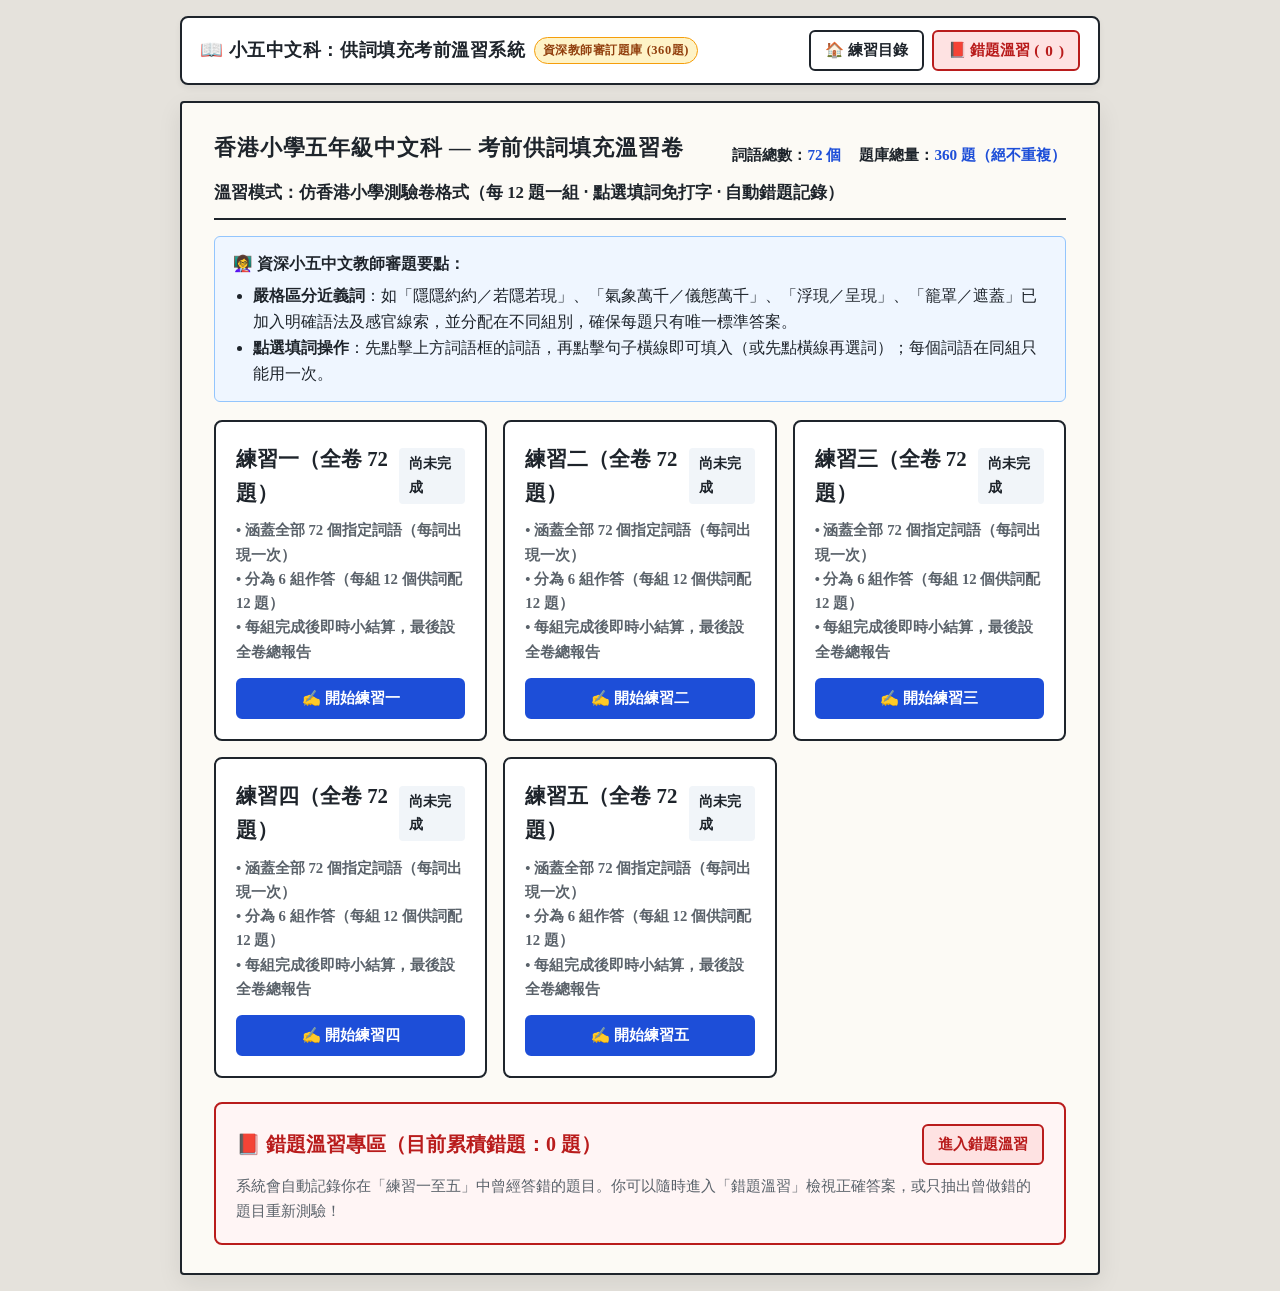
<file: p5_ch_Fill-in-the-blank_test.html>
<!DOCTYPE html>
<html lang="zh-HK">
<head>
<meta charset="UTF-8">
<meta name="viewport" content="width=device-width, initial-scale=1.0">
<!-- iOS (iPhone / iPad) 全螢幕 Web App 設定 -->
<meta name="apple-mobile-web-app-capable" content="yes">
<meta name="apple-mobile-web-app-status-bar-style" content="default">
<meta name="apple-mobile-web-app-title" content="中文填充溫習">

<!-- Android / Chrome 全螢幕設定 -->
<meta name="mobile-web-app-capable" content="yes">
<meta name="theme-color" content="#fcfaf5">

<!-- 內嵌單一檔案 App Icon (免外置圖片，自動生成書本圖示) -->
<link rel="apple-touch-icon" href="data:image/svg+xml,<svg xmlns='http://www.w3.org/2000/svg' viewBox='0 0 100 100'><rect width='100' height='100' rx='22' fill='%231d4ed8'/><text x='50%' y='58%' dominant-baseline='middle' text-anchor='middle' font-size='52'>📖</text></svg>">

<!-- 內嵌 Web App Manifest (令 Android 支援全螢幕安裝) -->
<link rel="manifest" href="data:application/manifest+json,{&quot;name&quot;:&quot;小五中文供詞填充溫習&quot;,&quot;short_name&quot;:&quot;中文填充&quot;,&quot;display&quot;:&quot;standalone&quot;,&quot;background_color&quot;:&quot;%23fcfaf5&quot;,&quot;theme_color&quot;:&quot;%231d4ed8&quot;}">
<title>P5 中文科考前溫習：供詞填充特訓系統（教師審訂版）</title>
<style>
  :root {
    --paper-bg: #fcfaf5;
    --ink: #1e242b;
    --ink-muted: #5a626a;
    --border-strong: #1e242b;
    --accent-primary: #1d4ed8;
    --accent-hover: #1e40af;
    --correct-green: #15803d;
    --correct-bg: #dcfce7;
    --wrong-red: #b91c1c;
    --wrong-bg: #fee2e2;
    --selected-bg: #dbeafe;
    --selected-border: #2563eb;
  }

  * {
    box-sizing: border-box;
    margin: 0;
    padding: 0;
  }

  body {
    font-family: "PingFang HK", "Microsoft JhengHei", "Heiti TC", "Kaiti TC", serif;
    background-color: #e5e2dc;
    color: var(--ink);
    line-height: 1.65;
    padding: 16px;
  }

  .app-shell {
    max-width: 920px;
    margin: 0 auto;
  }

  /* 頂部控制列 */
  .top-nav {
    display: flex;
    flex-wrap: wrap;
    justify-content: space-between;
    align-items: center;
    gap: 10px;
    background: #ffffff;
    padding: 12px 18px;
    border-radius: 8px;
    border: 2px solid var(--border-strong);
    margin-bottom: 16px;
    box-shadow: 0 3px 6px rgba(0,0,0,0.06);
  }

  .brand-title {
    font-size: 1.15rem;
    font-weight: 800;
    letter-spacing: 0.03em;
    display: flex;
    align-items: center;
    gap: 8px;
  }

  .teacher-badge {
    font-size: 0.78rem;
    background: #fef3c7;
    color: #92400e;
    border: 1px solid #f59e0b;
    padding: 2px 8px;
    border-radius: 99px;
    font-weight: 700;
  }

  .nav-actions {
    display: flex;
    flex-wrap: wrap;
    gap: 8px;
  }

  .btn {
    cursor: pointer;
    font-family: inherit;
    font-size: 0.95rem;
    font-weight: 700;
    padding: 8px 14px;
    border-radius: 6px;
    border: 2px solid var(--border-strong);
    background: #fff;
    color: var(--ink);
    transition: all 0.15s ease;
    display: inline-flex;
    align-items: center;
    gap: 6px;
  }

  .btn:hover:not(:disabled) {
    background: #f1f5f9;
    transform: translateY(-1px);
  }

  .btn:disabled {
    opacity: 0.45;
    cursor: not-allowed;
  }

  .btn-primary {
    background: var(--accent-primary);
    color: #fff;
    border-color: var(--accent-primary);
  }

  .btn-primary:hover:not(:disabled) {
    background: var(--accent-hover);
  }

  .btn-danger {
    background: var(--wrong-bg);
    color: var(--wrong-red);
    border-color: var(--wrong-red);
  }

  .btn-danger:hover:not(:disabled) {
    background: #fecaca;
  }

  /* 模擬香港小學試卷紙張 */
  .exam-paper {
    background: var(--paper-bg);
    border: 2px solid var(--border-strong);
    padding: 28px 32px;
    border-radius: 4px;
    box-shadow: 0 8px 24px rgba(0,0,0,0.08);
    position: relative;
  }

  .exam-header {
    border-bottom: 2px solid var(--border-strong);
    padding-bottom: 12px;
    margin-bottom: 16px;
  }

  .exam-header-top {
    display: flex;
    justify-content: space-between;
    align-items: flex-end;
    flex-wrap: wrap;
    gap: 12px;
    margin-bottom: 8px;
  }

  .exam-code {
    font-size: 1.35rem;
    font-weight: 900;
    letter-spacing: 0.04em;
  }

  .student-meta {
    font-size: 0.95rem;
    font-weight: 600;
    display: flex;
    gap: 18px;
  }

  .meta-line {
    border-bottom: 1px solid var(--border-strong);
    display: inline-block;
    min-width: 90px;
    text-align: center;
    padding: 0 6px;
  }

  .exam-scope {
    font-size: 1.05rem;
    font-weight: 800;
    padding-top: 4px;
  }

  .exam-instruction {
    font-size: 1.05rem;
    font-weight: 700;
    margin: 14px 0;
    line-height: 1.5;
  }

  /* 分組進度導航列 */
  .group-tabs {
    display: flex;
    flex-wrap: wrap;
    gap: 8px;
    margin-bottom: 18px;
    padding-bottom: 12px;
    border-bottom: 1px dashed #94a3b8;
  }

  .group-tab {
    padding: 6px 12px;
    border: 1.5px solid var(--border-strong);
    background: #fff;
    border-radius: 4px;
    font-weight: 700;
    font-size: 0.9rem;
    cursor: pointer;
    display: flex;
    align-items: center;
    gap: 6px;
  }

  .group-tab.active {
    background: var(--ink);
    color: #fff;
  }

  .group-tab.done {
    border-color: var(--correct-green);
    background: var(--correct-bg);
    color: var(--correct-green);
  }

  .group-tab.done.active {
    background: var(--correct-green);
    color: #fff;
  }

  /* 仿試卷黑框雙行供詞表 */
  .word-bank-wrapper {
    position: sticky;
    top: 8px;
    z-index: 20;
    background: var(--paper-bg);
    padding: 6px 0 10px 0;
  }

  .section-label {
    font-size: 1.1rem;
    font-weight: 900;
    margin-bottom: 6px;
    display: flex;
    justify-content: space-between;
    align-items: center;
  }

  .helper-tip {
    font-size: 0.85rem;
    font-weight: 600;
    color: var(--accent-primary);
  }

  .word-bank-box {
    border: 2.5px solid var(--border-strong);
    background: #ffffff;
    padding: 12px;
    display: grid;
    grid-template-columns: repeat(6, 1fr);
    gap: 10px;
    text-align: center;
    box-shadow: 0 2px 6px rgba(0,0,0,0.05);
  }

  .word-chip {
    padding: 8px 4px;
    font-size: 1.12rem;
    font-weight: 800;
    border: 1.5px solid transparent;
    border-radius: 6px;
    cursor: pointer;
    user-select: none;
    transition: all 0.12s ease;
    background: #f8fafc;
  }

  .word-chip:hover:not(.used) {
    border-color: var(--accent-primary);
    background: #eff6ff;
  }

  .word-chip.selected {
    background: var(--selected-bg);
    border-color: var(--selected-border);
    color: var(--accent-primary);
    box-shadow: 0 0 0 2px rgba(37,99,235,0.25);
    transform: scale(1.03);
  }

  .word-chip.used {
    color: #94a3b8;
    text-decoration: line-through;
    background: #f1f5f9;
    font-weight: 600;
  }

  /* 題目列表 */
  .questions-list {
    margin-top: 18px;
    display: flex;
    flex-direction: column;
    gap: 18px;
  }

  .question-row {
    font-size: 1.15rem;
    font-weight: 600;
    line-height: 1.95;
    padding: 10px 14px;
    border-radius: 6px;
    background: rgba(255,255,255,0.65);
    border: 1px solid #e2e8f0;
    display: flex;
    align-items: baseline;
    gap: 10px;
  }

  .q-num {
    font-weight: 900;
    min-width: 28px;
    flex-shrink: 0;
  }

  .q-content {
    flex: 1;
  }

  /* 填充橫線按鈕 */
  .blank-slot {
    display: inline-flex;
    align-items: center;
    justify-content: center;
    min-width: 135px;
    padding: 0 12px;
    margin: 0 4px;
    border-bottom: 2px solid var(--border-strong);
    font-weight: 800;
    font-size: 1.15rem;
    color: var(--accent-primary);
    cursor: pointer;
    min-height: 34px;
    vertical-align: baseline;
    transition: all 0.15s ease;
    background: rgba(255,255,255,0.8);
  }

  .blank-slot:hover {
    background: #eff6ff;
  }

  .blank-slot.active-target {
    background: var(--selected-bg);
    border-bottom: 3px solid var(--selected-border);
    box-shadow: 0 2px 0 rgba(37,99,235,0.2);
  }

  .blank-slot.filled {
    color: #0f172a;
    background: #f8fafc;
  }

  .blank-slot.correct {
    color: var(--correct-green);
    border-bottom-color: var(--correct-green);
    background: var(--correct-bg);
  }

  .blank-slot.wrong {
    color: var(--wrong-red);
    border-bottom-color: var(--wrong-red);
    background: var(--wrong-bg);
    text-decoration: line-through;
  }

  .correction-tag {
    display: inline-block;
    margin-left: 8px;
    padding: 2px 10px;
    font-size: 1rem;
    font-weight: 800;
    color: var(--correct-green);
    background: var(--correct-bg);
    border: 1px solid var(--correct-green);
    border-radius: 4px;
  }

  /* 小結算面板 */
  .group-summary-card {
    margin-top: 24px;
    padding: 20px;
    border: 2px solid var(--border-strong);
    background: #ffffff;
    border-radius: 8px;
  }

  .summary-title {
    font-size: 1.25rem;
    font-weight: 900;
    margin-bottom: 8px;
    display: flex;
    justify-content: space-between;
    align-items: center;
  }

  /* 主頁選單卡片 */
  .home-grid {
    display: grid;
    grid-template-columns: repeat(auto-fit, minmax(260px, 1fr));
    gap: 16px;
    margin-top: 18px;
  }

  .practice-card {
    background: #ffffff;
    border: 2px solid var(--border-strong);
    border-radius: 8px;
    padding: 20px;
    display: flex;
    flex-direction: column;
    justify-content: space-between;
    gap: 14px;
    transition: transform 0.15s ease;
  }

  .practice-card:hover {
    transform: translateY(-2px);
  }

  .card-title {
    font-size: 1.3rem;
    font-weight: 900;
  }

  .card-meta {
    font-size: 0.92rem;
    color: var(--ink-muted);
    font-weight: 600;
  }

  .badge-score {
    display: inline-block;
    padding: 4px 10px;
    border-radius: 4px;
    font-weight: 800;
    font-size: 0.9rem;
    background: #f1f5f9;
  }

  /* 錯題列表樣式 */
  .mistake-item {
    background: #fff;
    border: 1.5px solid #cbd5e1;
    border-left: 5px solid var(--wrong-red);
    padding: 14px 16px;
    border-radius: 6px;
    margin-bottom: 12px;
    display: flex;
    justify-content: space-between;
    align-items: center;
    gap: 12px;
    flex-wrap: wrap;
  }

  .footer-bar {
    margin-top: 24px;
    padding-top: 16px;
    border-top: 2px solid var(--border-strong);
    display: flex;
    justify-content: space-between;
    align-items: center;
    flex-wrap: wrap;
    gap: 12px;
  }

  @media (max-width: 680px) {
    .exam-paper {
      padding: 16px 14px;
    }
    .word-bank-box {
      grid-template-columns: repeat(3, 1fr);
      gap: 8px;
      padding: 8px;
    }
    .word-chip {
      font-size: 1rem;
      padding: 6px 2px;
    }
    .question-row {
      font-size: 1.05rem;
      padding: 8px 10px;
    }
  }
</style>
</head>
<body>

<div class="app-shell">
  <!-- 頂部導航列 -->
  <header class="top-nav">
    <div class="brand-title">
      <span>📖 小五中文科：供詞填充考前溫習系統</span>
      <span class="teacher-badge">資深教師審訂題庫 (360題)</span>
    </div>
    <div class="nav-actions">
      <button class="btn" onclick="goHome()">🏠 練習目錄</button>
      <button class="btn btn-danger" onclick="openMistakeCenter()" id="navMistakeBtn">
        📕 錯題溫習 (<span id="mistakeCountBadge">0</span>)
      </button>
    </div>
  </header>

  <!-- 動態內容容器 -->
  <main id="mainView"></main>
</div>

<script>
/**
 * 資深小五中文科教師審訂版題庫
 * 72 個詞語分為 6 個固定小組（每組 12 個詞語），特意將近義詞分隔於不同組別，杜絕同組答案混淆。
 * 每個詞語配有 5 條獨立且語境嚴謹的句子（共 360 題，對應練習一至練習五）。
 */
const VOCAB_GROUPS = [
  // 第一組（第 1 - 12 詞）
  [
    {
      word: "生動",
      s: [
        "陳老師用____有趣的肢體動作演繹課文角色，逗得全班同學哈哈大笑。",
        "這本兒童小說的人物描寫十分____，每個角色的性格都躍然紙上。",
        "紀錄片透過____的真實畫面，向觀眾展示了企鵝在南極生活的點滴。",
        "哥哥講故事時表情豐富、語調____，把弟弟妹妹吸引得目不轉睛。",
        "畫家只用了幾筆簡單的墨線，便把小貓撲蝶的姿態勾勒得異常____。"
      ]
    },
    {
      word: "興趣",
      s: [
        "自從參觀了太空館後，志明對天文學產生了濃厚的____。",
        "父母應該尊重子女的個人意願，讓他們自由發展有益身心的課餘____。",
        "這場科學實驗講座成功激發了同學們探索自然奧秘的____。",
        "妹妹對彈奏鋼琴毫無____，反而最喜歡到球場上踢足球。",
        "廣泛閱讀不同類型的課外書，有助我們培養多方面的學習____。"
      ]
    },
    {
      word: "邀請",
      s: [
        "下星期日是我的十歲生日，我誠意____了幾位好朋友到家裏舉行派對。",
        "學校特意____了一位著名的兒童文學作家，在下周三到禮堂主持閱讀講座。",
        "收到表姐寄來的婚禮____卡後，我們一家人都感到十分高興。",
        "班長熱情地____新來的插班生一起到操場參加籃球比賽。",
        "社區中心主動____區內的長者參加中秋節聯歡晚會，共度佳節。"
      ]
    },
    {
      word: "手勢",
      s: [
        "交通警員站在馬路中央，以清晰的____指揮往來的車輛安全前行。",
        "合唱團的團員都緊盯着指揮家的____，整齊地唱出優美的旋律。",
        "由於現場環境太嘈雜，爸爸惟有做了一個「離開」的____，示意我們先到門外等候。",
        "裁判吹響哨子，並做出暫停比賽的____，讓受傷的球員接受治療。",
        "聾啞人士主要依靠靈活的手語____來與別人溝通和表達心意。"
      ]
    },
    {
      word: "下陷",
      s: [
        "連日暴雨沖刷地底泥沙，導致這段行人路出現嚴重的地基____。",
        "這張舊沙發的彈簧已經損壞，人一坐上去中間便會深深地____。",
        "探險隊員不小心踏進了沼澤，雙腳立刻往軟泥裏____，情況十分危急。",
        "工人及時修補了路面____的坑洞，避免途人經過時絆倒受傷。",
        "由於過度抽取地下水，這座沿海城市的地面正逐年緩慢地____。"
      ]
    },
    {
      word: "戳穿",
      s: [
        "弟弟調皮地用鉛筆尖把紙盒____了一個小孔，偷看裏面的小昆蟲。",
        "魔術師的秘密手法被眼利的觀眾當場____，頓時感到十分尷尬。",
        "為了不讓祖母擔心，大家很有默契地沒有____這個善意的謊言。",
        "小心不要讓尖銳的樹枝____吹氣帳篷，否則帳篷很快便會漏氣。",
        "不管騙徒如何巧言令色，最終還是被精明的警察一語____了他的騙局。"
      ]
    },
    {
      word: "作用",
      s: [
        "森林就像地球的肺部，在調節氣候和淨化空氣方面發揮着重要的____。",
        "老師提醒我們，光靠死記硬背而不去理解，對提升寫作能力是毫無____的。",
        "這種新研發的退燒藥很快便起了____，妹妹的體溫終於回落正常。",
        "眼睫毛具有阻擋灰塵和汗水流入眼睛的保護____。",
        "在團隊合作中，每位隊員都扮演着不可或缺的角色，各有各的____。"
      ]
    },
    {
      word: "腐爛",
      s: [
        "如果忘記把新鮮水果放進雪櫃冷藏，在炎熱的天氣下不出兩天便會發霉____。",
        "秋天落下的枯葉在泥土裏慢慢____，最終變成了滋養大樹的天然肥料。",
        "媽媽定期清理廚餘，以免食物殘渣在垃圾桶內____並發出陣陣惡臭。",
        "這根木柱長期泡在潮濕的泥水裏，底部已經完全____，無法再支撐屋頂。",
        "古埃及人懂得製作木乃伊，防止死者的遺體隨時間而____。"
      ]
    },
    {
      word: "持之以恆",
      s: [
        "學習外語沒有捷徑，只有____地每天朗讀和背誦，才能打好穩固的根基。",
        "爺爺每天清晨都會到公園耍太極，數十年來____，從未間斷。",
        "無論做任何事情，如果半途而廢必定一事無成，唯有____才能邁向成功。",
        "表哥憑着____的刻苦練習，終於在全港學界游泳比賽中奪得金牌。",
        "寫日記是一個很好的習慣，只要你____地寫下去，文筆定會大有進步。"
      ]
    },
    {
      word: "雕琢",
      s: [
        "經驗豐富的玉石工匠花了整整三個月，才把這塊粗糙的石頭____成精美的玉觀音。",
        "俗語說「玉不琢，不成器」，再好的美玉也需要經過細心____才能發出光芒。",
        "這件象牙工藝品上的花紋經過名師巧手____，每一處細節都栩栩如生。",
        "冰雕師傅在嚴寒中拿着工具悉心____，把巨大的冰塊變成晶瑩剔透的城堡。",
        "作家反覆修改手稿，字斟句酌地____每一個句子，力求文章完美無瑕。"
      ]
    },
    {
      word: "要訣",
      s: [
        "廚師大方地公開了烤製酥脆曲奇餅的成功____，就是牛油的溫度必須適中。",
        "教練指出，在長跑比賽中取勝的____在於合理分配體力和保持呼吸平穩。",
        "掌握了「多聽、多講、多讀」這三個學習____，你的普通話一定會說得更流利。",
        "書法老師告訴我們，寫好毛筆字的首要____是坐姿端正和握筆穩健。",
        "叔叔向我傳授了種植蘭花的____，讓我盆栽裏的花朵開得格外茂盛。"
      ]
    },
    {
      word: "喜悅",
      s: [
        "當校長宣佈我們班奪得合唱比賽冠軍時，同學們的臉上都洋溢着勝利的____。",
        "農夫看着田裏金黃飽滿的稻穗，內心充滿了豐收的____。",
        "家俊第一時間打電話給媽媽，與她分享自己考獲全級第一名的____。",
        "義工們把親手編織的毛衣送到長者手中，大家都感受到助人為樂的____。",
        "隨着農曆新年的臨近，大街小巷都張燈結綵，到處彌漫着節日的____氣氛。"
      ]
    }
  ],

  // 第二組（第 13 - 24 詞）
  [
    {
      word: "笨拙",
      s: [
        "小企鵝在冰面上搖搖擺擺地走路，模樣看似____，但游起水來卻敏捷得很。",
        "弟弟第一次使用剪刀做勞作，手指顯得十分____，剪出來的紙條歪歪斜斜的。",
        "大熊貓挺着圓滾滾的肚子，邁着____的步伐慢吞吞地爬上木架。",
        "雖然小狗剛學會接飛盤時動作有些____，但經過訓練後已變得十分靈巧。",
        "爸爸不擅長縫補衣服，他拿着細小的針線時動作相當____，引得媽媽發笑。"
      ]
    },
    {
      word: "四腳朝天",
      s: [
        "小烏龜從石頭上翻了下來，摔得____，拼命揮動四肢也翻不過身來。",
        "地面上有一灘肥皂水，弟弟沒留神跑過去，結果滑了一跤，跌了個____。",
        "兩隻小狗在草地上追逐打鬧，其中一隻不小心絆倒，滾在地上____。",
        "甲蟲被大風吹翻在窗台上，____地掙扎了好一會兒，才重新翻過身爬走。",
        "頑皮的小花貓躺在地板上____，露出軟綿綿的白肚皮讓主人撫摸。"
      ]
    },
    {
      word: "戰戰兢兢",
      s: [
        "妹妹雙手捧着滿滿一碗熱湯，____地走出廚房，生怕把熱湯灑在地上。",
        "第一次走在高空玻璃吊橋上，看著腳下萬丈深淵，我嚇得____，不敢往前邁步。",
        "他自知打碎了爸爸最心愛的古董花瓶，站在書房門外____地等待責罰。",
        "雜技演員在幼細的鋼線上____地保持平衡，台下觀眾都為他捏一把汗。",
        "小志沒有溫習便去參加口試，面對考官的提問，他全程____，答得結結巴巴。"
      ]
    },
    {
      word: "膽怯",
      s: [
        "面對台下數百名觀眾，向來害羞的小敏不禁感到一陣____，雙手微微發抖。",
        "只要我們在賽前做好充足準備，上到比賽場地時自然不會感到____。",
        "這隻流浪小貓似乎曾受過驚嚇，眼神裏總是流露出____與不安。",
        "在老師溫暖的目光鼓勵下，他終於克服了內心的____，勇敢地舉手發言。",
        "弟弟在黑暗的房間裏顯得十分____，緊緊抓着媽媽的衣角不肯放手。"
      ]
    },
    {
      word: "頻繁",
      s: [
        "每逢農曆新年前夕，往來中港兩地的旅客和貨車都會變得格外____。",
        "近月這座活火山的地殼活動相當____，專家警告隨時有爆發的危險。",
        "自從表哥移居英國讀書後，我們仍透過視像電話保持____的聯絡。",
        "在繁忙時間，地鐵列車的班次十分____，平均每兩分鐘便有一班車到站。",
        "最近天氣反覆無常，冷暖氣團交替____，大家要特別注意添衣保暖。"
      ]
    },
    {
      word: "邁步",
      s: [
        "運動員聽見發令槍響，立刻大踏步地往前____，朝着終點全力衝刺。",
        "正當我準備____走過斑馬線時，行人交通燈突然轉為紅燈，我只好停下腳步。",
        "經過一番心理掙扎，小華終於鼓起勇氣____走上舞台，開始他的演講。",
        "雖然山路崎嶇難行，但登山隊員依然堅定地向上____，絕不輕言放棄。",
        "剛滿一歲的表妹放開媽媽的手，搖搖晃晃地向前____，成功走出了人生第一步。"
      ]
    },
    {
      word: "東歪西倒",
      s: [
        "十號颶風吹襲過後，路旁的樹木被吹得____，街上一片狼藉。",
        "書架上的圖書沒有擺放整齊，有些更____地疊在一起，十分不雅觀。",
        "他剛學會踩單車，車頭總是控制不穩，在空地上騎得____。",
        "院子裏的竹籬笆日久失修，幾根竹子已經鬆脫，____地靠在牆邊。",
        "剛出生不久的小馬還未站穩，搖搖晃晃、____的模樣惹人憐愛。"
      ]
    },
    {
      word: "張皇失措",
      s: [
        "面對突如其來的火警鐘聲，同學們在老師指揮下冷靜疏散，沒有半點____。",
        "弟弟在商場裏與媽媽走散了，嚇得站在原地大哭，顯得____。",
        "遇到緊急事故時，我們必須保持鎮定，如果____只會把事情弄得更糟。",
        "小偷在屋內搜掠時，突然聽見門外傳來警車聲，頓時嚇得____，不知所措。",
        "第一次擔任大會司儀的她忘記了台詞，在台上顯得____，臉都紅透了。"
      ]
    },
    {
      word: "無動於衷",
      s: [
        "看見老伯伯在巴士上提着重物站不穩，他竟然只顧低頭玩手機，完全____。",
        "無論妹妹怎樣苦苦哀求，哥哥依然____，不肯把心愛的模型借給她玩。",
        "面對大自然發出的環境污染警號，人類絕不能再麻木不仁、____了。",
        "儘管媽媽已經多次嚴厲勸告他要早睡早起，他卻始終____，依然故我。",
        "看到紀錄片裏受災兒童挨餓的畫面，沒有人能夠鐵石心腸地____。"
      ]
    },
    {
      word: "無可奈何",
      s: [
        "原本計劃好的郊遊因為一場傾盆大雨而被迫取消，大家也感到____。",
        "由於最後一班渡輪已經開出，滯留碼頭的遊客只好____地改乘的士離開。",
        "面對弟弟連串天馬行空的古怪問題，博學的爸爸也搖搖頭，顯得____。",
        "門票早在半小時前已經全部售罄，遲來的觀眾只能____地嘆氣離去。",
        "看着被小狗咬爛的新球鞋，哥哥既生氣又____，只好自己動手清理。"
      ]
    },
    {
      word: "啟示",
      s: [
        "這則《龜兔賽跑》的寓言故事，給了我們「驕兵必敗」的深刻____。",
        "科學家從鳥類飛翔的姿態中得到____，進而發明了早期的滑翔機。",
        "魯班被草葉邊緣的小細齒割傷手指，從中獲得____，發明了實用的鋸子。",
        "這次比賽失利的經歷，給了籃球隊員很大的____，讓他們明白團隊合作的重要。",
        "讀完這本名人傳記後，我從主角克服逆境的經歷中得到了不少人生____。"
      ]
    },
    {
      word: "獲益良多",
      s: [
        "聽完消防員叔叔講解家居防火安全的講座後，全校師生都感到____。",
        "這次到濕地公園進行實地考察，讓我認識了多種候鳥的習性，真是____。",
        "只要你用心細讀這本寫作指導叢書，相信在修辭和佈局方面定會____。",
        "參加了為期三天的童軍露營訓練後，同學們學會了野外求生技能，全都____。",
        "與這位經驗豐富的長輩交談了一整個下午，他的人生智慧令我____。"
      ]
    }
  ],

  // 第三組（第 25 - 36 詞）
  [
    {
      word: "興致勃勃",
      s: [
        "秋季旅行的前一晚，妹妹____地把零食和水壺逐一放進背囊裏。",
        "同學們圍在科學實驗桌旁，____地觀察蠶蟲吐絲結繭的奇妙過程。",
        "一聽到周末要去海洋公園看海豚表演，弟弟便____地手舞足蹈起來。",
        "中秋節晚上，我們一家人提着燈籠，____地到維多利亞公園賞月。",
        "美術課上，大家都拿起畫筆，____地設計獨一無二的環保購物袋。"
      ]
    },
    {
      word: "此起彼伏",
      s: [
        "陸運會的看台上，各社啦啦隊的吶喊助威聲____，響徹整個運動場。",
        "夏夜的池塘邊，青蛙的鳴叫聲____，就像在演奏一首熱鬧的交響樂。",
        "表演結束後，禮堂內響起了____的熱烈掌聲，久久沒有停息。",
        "清晨的樹林裏，小鳥清脆的歌聲____，喚醒了沉睡的大地。",
        "拍賣會現場氣氛高漲，買家們舉牌競投的叫價聲____。"
      ]
    },
    {
      word: "指定",
      s: [
        "所有參賽者必須在上午九時前，到達大會____的集合地點報到。",
        "老師要求我們在閱讀報告中，從____的五本圖書裏挑選其中一本撰寫感想。",
        "為了確保安全，泳客必須在救生員當值的____浮波範圍內游泳。",
        "在垃圾徵費實施後，市民需要使用政府____的垃圾袋來棄置家居廢物。",
        "速遞員按照客戶____的時間和地址，準時把鮮花送到收件人手上。"
      ]
    },
    {
      word: "認真",
      s: [
        "志華做功課的態度一向十分____，每個字都寫得端正工整，從不馬虎。",
        "值日生在放學後____地擦拭黑板和擺放桌椅，把課室打掃得一塵不染。",
        "只要你上課時____聽講，回家後溫故知新，考試自然能取得理想成績。",
        "醫生拿起聽診器，十分____地為病人檢查心肺功能，絲毫不敢大意。",
        "面對班長的批評，他不但沒有發脾氣，反而____地反省自己的過失。"
      ]
    },
    {
      word: "拍攝",
      s: [
        "攝影師潛入深海，成功____到珊瑚礁魚群覓食的珍貴片段。",
        "畢業典禮結束後，全班同學和班主任一起站在禮堂台前____大合照。",
        "為了____日出時雲海變幻的美景，叔叔清晨四時便背着相機登上山頂。",
        "這部介紹中國名勝古蹟的紀錄片，花了整整三年時間才完成實地____。",
        "在博物館的展覽廳內，參觀者請勿使用閃光燈____珍貴的歷史文物。"
      ]
    },
    {
      word: "俯視",
      s: [
        "乘坐昂坪纜車緩緩上升，我們可以從高空____整個大嶼山翠綠的山林景色。",
        "站在太平山頂的凌霄閣往下____，維多利亞港兩岸的摩天大廈盡收眼底。",
        "老鷹展翅翱翔於萬里高空，銳利的目光緊緊地____着地面上的獵物。",
        "透過飛機的舷窗往下____，地面上的房屋和汽車都變成了微小的積木。",
        "站在高聳的觀景台上____腳下奔流不息的瀑布，令人頓感氣勢非凡。"
      ]
    },
    {
      word: "氣象萬千",
      s: [
        "登上泰山之巔，眼前雲海翻騰、霞光萬道，這____的壯麗奇觀令遊客驚嘆不已。",
        "長江三峽兩岸奇峰陡立，江面煙波浩渺，展現出____的自然山水畫卷。",
        "黃昏時分，天邊的晚霞隨着微風不斷變幻色彩，構成了一幅____的迷人圖畫。",
        "錢塘江大潮時而波平如鏡，時而巨浪滔天，真是____，令人大開眼界。",
        "從山頂極目遠眺，群山連綿起伏，雲霧變幻莫測，大自然的景致果然____。"
      ]
    },
    {
      word: "風光",
      s: [
        "桂林的山水____甲天下，每年都吸引成千上萬的中外遊客慕名而來。",
        "火車穿過隧道後，窗外呈現出一片綠油油的田園____，令人賞心悅目。",
        "西湖四季的____各有特色，無論是春天的柳浪還是冬天的斷橋都美不勝收。",
        "假日裏，我們一家人到西貢郊野公園遠足，盡情欣賞大自然的明媚____。",
        "這本旅遊畫冊收錄了世界各地的旖旎____，每一張照片都令人心馳神往。"
      ]
    },
    {
      word: "仰視",
      s: [
        "我們站在巨大的紅杉樹下抬頭____，只見茂密的樹冠幾乎遮蔽了整片天空。",
        "遊客們站在天壇大佛腳下向上____，無不對這座宏偉莊嚴的銅像心生敬畏。",
        "夏夜裏，我喜歡躺在草地上抬頭____繁星點點的夜空，尋找北斗七星的蹤影。",
        "站在摩天大樓底部的廣場向上____，高聳入雲的玻璃幕牆在陽光下閃閃發光。",
        "弟弟站在博物館的巨型恐龍骨架前，抬起頭久久地____，驚嘆不已。"
      ]
    },
    {
      word: "猜測",
      s: [
        "在未有確鑿的科學證據之前，我們不應胡亂____事情發生的原因。",
        "老師拿着一個神秘的黑色布袋走進課室，同學們紛紛____裏面裝着甚麼禮物。",
        "這道推理謎題十分巧妙，大家____了好幾次，還是沒有人能說出正確答案。",
        "既然你不清楚事情的真相，最好先向當事人查問清楚，不要憑空____。",
        "考古學家根據出土的陶器碎片，初步____這裏在兩千年前曾是一座繁華的村落。"
      ]
    },
    {
      word: "商量",
      s: [
        "為了籌備下周的公益金便服日攤位，班長召集了幾位幹事一起留校____對策。",
        "遇到重大的家庭決定時，父母總會先與我們兄妹倆一起____，聽取大家的意見。",
        "做專題研習時，組員之間應該互相____、分工合作，不應由一個人獨斷獨行。",
        "經過一番深入的____後，我們終於決定在母親節當天親手為媽媽煮一頓晚餐。",
        "這件事關係到全班同學的利益，我不能獨自決定，必須先跟大家____一下。"
      ]
    },
    {
      word: "誕生",
      s: [
        "海洋公園的大熊貓盈盈順利產下一對龍鳳胎，全港市民都為新生命的____感到雀躍。",
        "經過科研團隊歷時五年的反覆試驗，這款全新的環保電動車終於成功____了。",
        "每當有新嬰兒在醫院____，病房裏總會傳出家屬歡欣的笑聲與祝賀。",
        "世界第一台電子計算機的____，標誌着人類正式邁進了資訊科技的新時代。",
        "一部優秀動畫電影的____，背後凝聚了數百位畫師與配音員日以繼夜的心血。"
      ]
    }
  ],

  // 第四組（第 37 - 48 詞）
  [
    {
      word: "心滿意足",
      s: [
        "小花貓吃飽了鮮美的魚乾後，便____地蜷縮在陽光下的地毯上睡覺。",
        "弟弟終於買到了盼望已久的遙控模型車，一路上捧着盒子，顯得____。",
        "飽餐了一頓豐盛的自助晚餐後，大家都摸着圓滾滾的肚子，____地離開餐廳。",
        "只要能看到孫兒健康快樂地成長，年邁的祖母便已經感到____了。",
        "完成了一整天的義工服務後，雖然身體疲累，但同學們卻帶着____的笑容回家。"
      ]
    },
    {
      word: "神態",
      s: [
        "畫家筆下的這位老漁夫目光堅定、____安詳，彷彿正在欣賞平靜的海面。",
        "雖然面對強勁的比賽對手，但這位乒乓球選手依然保持從容自若的____。",
        "石窟裏的佛像造型各異，有的威嚴莊重，有的慈祥微笑，每一尊的____都栩栩如生。",
        "媽媽察覺到弟弟說話時閃爍不定的____，立刻知道他隱瞞了測驗不及格的事。",
        "演員只靠一個微妙的眼神和高傲的____，便把劇中貴族的角色演活了。"
      ]
    },
    {
      word: "浮現",
      s: [
        "每當我聽到這首熟悉的童謠，童年時與外婆在鄉間生活的溫馨畫面便在腦海中____。",
        "聽見老師在全班面前讚揚自己的畫作，小玲的臉上頓時____出害羞而燦爛的笑容。",
        "看着畢業紀念冊上的合照，六年來與同學一起上課、玩耍的往事一一在眼前____。",
        "讀到故事感人肺腑的結局時，媽媽的眼眶裏不禁____出晶瑩的淚光。",
        "夜深人靜的時候，白天在比賽中失誤的情景再次在他的腦海裏清晰地____。"
      ]
    },
    {
      word: "熙來攘往",
      s: [
        "農曆新年前的年宵花市熱鬧非常，通道上____的市民都在挑選漂亮的年花。",
        "旺角彌敦道一帶商業繁榮，每天從早到晚街道上都是____的行人和車輛。",
        "站在天橋上往下看，尖沙咀碼頭廣場上遊客____，到處充滿大都市的活力。",
        "古畫《清明上河圖》細緻地描繪了汴京城內商舖林立、百姓____的繁華景象。",
        "平日____的商業區，在星期日清晨卻顯得格外交外寧靜，路上只有寥寥數人。"
      ]
    },
    {
      word: "流暢",
      s: [
        "這篇獲獎作文的文筆十分____，段落之間的過渡自然，讀起來一氣呵成。",
        "經過半年的苦練，妹妹現在已經能夠用鋼琴____地彈奏出整首莫扎特奏鳴曲。",
        "演講比賽的冠軍得主在台上吐字清晰、表達____，博得評判的一致好評。",
        "這位翻譯員精通中英雙語，能把外國嘉賓的演講內容即時翻譯得既準確又____。",
        "花樣滑冰選手在冰面上做出連串旋轉動作，姿態優美____，猶如飛燕掠過水面。"
      ]
    },
    {
      word: "東拐西轉",
      s: [
        "古老的威尼斯小鎮巷弄交錯，我們跟隨導遊在狹窄的小巷裏____，才找到那間百年書店。",
        "送貨司機在不熟悉的舊區街道裏____，花了半小時才找到正確的送貨地址。",
        "小老鼠為了躲避花貓的追捕，在花園的草叢與石縫間____，轉眼便不見了蹤影。",
        "這座大型迷宮的設計十分複雜，我們在裏面____了很久，依然找不到出口。",
        "穿過牌坊後，我們順着青石板小路____，終於來到隱藏在深山中的古廟。"
      ]
    },
    {
      word: "面有難色",
      s: [
        "當組長要求小強在明天之內獨力完成整份壁報設計時，小強頓時____，不知如何是好。",
        "看見媽媽端上一盤苦瓜炒牛肉，一向怕吃苦的弟弟立刻____，遲遲不肯舉起筷子。",
        "朋友向叔叔借一大筆錢周轉，但叔叔最近手頭也很緊，不禁顯得____。",
        "老師請同學出來示範高難度的體操動作，大家都你眼望我眼，個個____。",
        "見他對這個請求____，我便識趣地主動收回建議，免得令他為難。"
      ]
    },
    {
      word: "讚不絕口",
      s: [
        "外國遊客品嚐過香港地道的蝦餃和燒賣後，都豎起大拇指，對點心的美味____。",
        "參觀完故宮博物院的珍品展，觀眾們無不對古代工匠精湛的技藝____。",
        "媽媽親手焗製的芝士蛋糕香濃軟滑，吃過的親戚朋友全都____。",
        "張老師批改小美的周記時，對她細膩感人的描寫和工整的字跡____。",
        "這部電影的劇情感人至深，視覺效果亦十分震撼，難怪影評人都對它____。"
      ]
    },
    {
      word: "生產",
      s: [
        "這間現代化的食品工廠引入了自動機械臂，每天能____超過十萬包餅乾。",
        "為了減少環境污染，不少汽車製造商已停止研發燃油車，改為全力____電動車。",
        "農夫辛勤地耕作，為城市居民____出新鮮健康的蔬菜和糧食。",
        "在疫情初期，本地廠商迅速設立無塵車間，日以繼夜地____防疫口罩供應市民。",
        "這批玩具在出廠前都經過嚴格的安全檢測，確保整個____過程符合國際標準。"
      ]
    },
    {
      word: "擺手",
      s: [
        "面對途人的熱心道謝，那位拾金不昧的清潔工人只是微笑着連連____，說這是應該做的。",
        "爺爺已經吃得很飽了，見媽媽還要給他添飯，便連忙____示意不要再盛。",
        "守門員在混亂中撞傷了膝蓋，他痛苦地坐在草地上向場邊教練____，要求換人。",
        "由於圖書館內必須保持安靜，管理員向正在大聲交談的學生輕輕____，示意他們停止說話。",
        "聽見弟弟提出要先玩電子遊戲再做功課，爸爸立刻果斷地____拒絕。"
      ]
    },
    {
      word: "精巧",
      s: [
        "這個瑞士製造的音樂盒結構十分____，打開盒蓋便會有小天鵝隨着音樂缓缓旋轉。",
        "蘇州園林的設計極為____，在有限的空間內巧妙地融合了假山、池塘與亭台樓閣。",
        "展覽櫃裏陳列着清朝皇室使用的懷錶，每一枚的鑲嵌工藝都異常____。",
        "姐姐用彩色絲帶和乾花編織了一個手工____的書籤，送給我作為生日禮物。",
        "這座微縮模型以一比一百的比例，把舊香港的唐樓和街市還原得細緻____。"
      ]
    },
    {
      word: "恆久",
      s: [
        "真正的友誼就像陳年醇酒一樣，需要雙方真誠對待，才能保持____不變。",
        "鑽石因為質地堅硬、光芒璀璨，常被世人視為____愛情的象徵。",
        "古典文學名著之所以能流傳千年，是因為作品中蘊含着____的人性光輝與哲理。",
        "和平與安定並非理所當然，需要世界各國共同守護，才能維持____的繁榮。",
        "父母對子女無私的關愛是最深厚、最____的，永遠不會隨歲月而減退。"
      ]
    }
  ],

  // 第五組（第 49 - 60 詞）
  [
    {
      word: "入神",
      s: [
        "弟弟坐在圖書館的角落裏看偵探小說看得十分____，連媽媽走到他身旁也沒有察覺。",
        "音樂會上，小提琴家悠揚的琴聲如泣如訴，台下的聽眾全都聽得____極了。",
        "爺爺站在公園的棋盤旁，看着兩位老朋友下象棋看得十分____，忘了回家吃午飯。",
        "妹妹盯着魚缸裏五彩繽紛的熱帶魚游來游去，看得異常____，久久不願離開。",
        "歷史老師生動地講述赤壁之戰的經過，全班同學都聽得格外____。"
      ]
    },
    {
      word: "籠罩",
      s: [
        "清晨時分，乳白色的濃霧從湖面升起，把整個寧靜的小山村緊緊地____住。",
        "太陽下山後，深沉的暮色漸漸四合，很快便把整片廣闊的草原____在夜幕之中。",
        "球隊在決賽中惜敗，更衣室裏頓時____着一股低落和惋惜的氣氛。",
        "每逢春天回南天，維多利亞港兩岸的大廈往往被濛濛的煙雨所____。",
        "在溫暖的火爐旁，全家人圍坐在一起說說笑笑，屋子裏____着融洽溫馨的氣氛。"
      ]
    },
    {
      word: "隱隱約約",
      s: [
        "夜深人靜時，我從睡夢中____聽見客廳傳來父母低聲交談的聲音。",
        "隔着厚厚的木門，我們只能____聽見音樂室裏傳來一陣陣鋼琴伴奏聲。",
        "由於那件事發生在我三歲的時候，我現在腦海裏只____記得幾個模糊的片段。",
        "在狂風暴雨的夜晚，遠處海面上____傳來輪船求救的汽笛聲。",
        "走進幽深的山谷，我們____聞到一陣清幽的野百合花香，卻找不到花叢在哪裏。"
      ]
    },
    {
      word: "呈現",
      s: [
        "深秋時節，山坡上的楓葉由綠轉紅，整座山林____出一片火紅絢麗的迷人景象。",
        "經過政府多年的綠化工程，這條原本荒涼的河道如今____出一派生機勃勃的面貌。",
        "在顯微鏡的放大下，一滴看似清澈的池水竟然____出無數微小的浮游生物。",
        "雨過天晴後，蔚藍的天空中____出一道七彩繽紛的彩虹，美麗極了。",
        "這份詳盡的調查報告，清晰地____了香港小學生每日平均閱讀時間的變化趨勢。"
      ]
    },
    {
      word: "輪廓",
      s: [
        "在皎潔的月光映照下，遠處連綿起伏的山脈只勾勒出一個黑黝黝的____。",
        "畫家在畫布上先用炭筆輕輕畫出人物臉部的____，然後才逐步塗上豐富的油彩。",
        "隨着晨霧慢慢散去，海面上那座古建築的清晰____終於顯露在我們眼前。",
        "雖然這座古代石雕經歷了千年風化，但我們仍能從外型看出駿馬矯健的____。",
        "作家在動筆撰寫長篇小說前，習慣先在筆記本上列出整個故事大綱的____。"
      ]
    },
    {
      word: "遮蓋",
      s: [
        "經過一整夜的大風雪，厚厚的白雪把院子裏的泥土和枯枝全都____得嚴嚴實實。",
        "農夫在播種後，細心地用一層薄薄的泥土把種子____好，防止被麻雀啄食。",
        "茂密的爬山虎藤蔓順着牆壁向上攀爬，把整面紅磚牆完全____住了。",
        "中秋節晚上，一朵厚厚的烏雲突然飄來，把原本圓圓的月亮____了一大半。",
        "他試圖用塗改液把錯別字____掉，結果卻在作業本上留下一塊難看的白斑。"
      ]
    },
    {
      word: "儀態萬千",
      s: [
        "舞台上的民族舞蹈員隨着樂聲翩翩起舞，舉手投足間____，贏得全場掌聲。",
        "春天的洛陽牡丹園內，一朵朵盛開的牡丹花在微風中搖曳生姿，顯得____。",
        "時裝表演台上，模特兒身穿華麗的傳統旗袍緩步走出，展現出東方女性____的魅力。",
        "池塘裏的荷花有的含苞待放，有的昂首怒放，在碧綠荷葉的襯托下真是____。",
        "這幅唐代仕女圖描繪了宮廷女子賞花遊園的情景，畫中人物個個____，栩栩如生。"
      ]
    },
    {
      word: "怦然心動",
      s: [
        "櫥窗裏那套精緻的骨瓷茶具在燈光下閃閃發亮，讓喜愛收藏茶具的媽媽看得____。",
        "聽到旅行社介紹這個可以親眼觀賞北極光的冰島行程，大家都感到____，很想報名。",
        "書店裏那本附有立體恐龍模型的百科全書，令酷愛恐龍的弟弟一見便____。",
        "站在高處眺望這片未受污染的蔚藍海岸，大自然純淨的美景令人不禁____。",
        "海報上那雙設計前衛的限量版運動鞋，讓熱愛籃球的哥哥看得____。"
      ]
    },
    {
      word: "由衷",
      s: [
        "醫護人員日以繼夜地照顧病患，我們對他們無私奉獻的精神表示____的敬意。",
        "在離別的歡送會上，同學們向悉心教導我們三年的陳老師表達了____的感謝。",
        "看到殘疾運動員在賽場上克服身體障礙、奮力拼搏，全場觀眾都發出____的讚嘆。",
        "得知好朋友在全港鋼琴大賽中勇奪冠軍，我____地為他感到高興和自豪。",
        "老伯伯緊握着消防員的手，對他們在火場中救出自己一家的恩情致以____的謝意。"
      ]
    },
    {
      word: "和煦",
      s: [
        "春天來了，____的陽光灑在翠綠的草地上，讓人感到格外溫暖舒適。",
        "在____的春風吹拂下，公園裏的杜鵑花爭相盛開，把山坡點綴得五彩繽紛。",
        "冬日午後，老人们喜歡坐在公園的長椅上，一邊曬着____的陽光，一邊閒話家常。",
        "清晨的海邊吹來陣陣____的微風，帶着淡淡的海水氣息，令人精神一振。",
        "李老師臉上總是掛着如春風般____的笑容，讓每位學生都感到親切溫暖。"
      ]
    },
    {
      word: "心曠神怡",
      s: [
        "漫步在空氣清新的竹林小徑，聽着清脆的鳥鳴和潺潺流水聲，真令人感到____。",
        "登上山頂極目遠眺，眼前是一望無際的碧海藍天，頓時讓人忘卻煩惱，____。",
        "雨後的郊野公園彌漫着青草與泥土的芳香，深呼吸一口新鮮空氣，倍感____。",
        "坐在西貢海邊的涼亭裏，吹着涼爽的海風，看着白帆點點，實在令人____。",
        "這首古箏曲旋律優美寧靜，聽着聽着，彷彿置身於世外桃源，叫人____。"
      ]
    },
    {
      word: "磅礴",
      s: [
        "黃果樹大瀑布從高聳的懸崖上飛瀉而下，水聲震耳欲聾，氣勢極為____。",
        "萬里長城像一條巨龍般在崇山峻嶺之間蜿蜒盤旋，展現出雄偉____的氣魄。",
        "交響樂團演奏的《黃河大合唱》旋律激昂、氣勢____，深深震撼了每位聽眾的心。",
        "站在壺口瀑布岸邊，看着渾黃的河水咆哮着衝下深槽，那____的氣勢令人嘆為觀止。",
        "這幅巨型國畫描繪了長江萬里奔流的壯麗景象，筆力雄健，氣勢____。"
      ]
    }
  ],

  // 第六組（第 61 - 72 詞）
  [
    {
      word: "屹立",
      s: [
        "這座千年古塔經歷了無數次狂風暴雨和地震的考驗，至今依然穩固地____在山頂上。",
        "尖沙咀鐘樓百年來一直靜靜地____在維多利亞港海旁，見證着香港歷史的變遷。",
        "邊防戰士頂着刺骨的寒風，像松柏一樣堅定地____在祖國的邊境哨崗上。",
        "雄偉的人民英雄紀念碑巍然____在天安門廣場中央，令人肅然起敬。",
        "海邊的燈塔在狂風巨浪中依然堅強地____着，為黑夜中航行的船隻指引方向。"
      ]
    },
    {
      word: "人聲鼎沸",
      s: [
        "農曆八月十八日觀潮那天，錢塘江大堤上早就擠滿了成千上萬的遊客，現場____。",
        "除夕倒數的鐘聲即將敲響，時代廣場上聚集了大批市民，到處____，熱鬧非凡。",
        "清晨的魚市場剛開市便已是____，魚販的叫賣聲與買家的講價聲交織在一起。",
        "足球決賽進入最後五分鐘，整個大球場內____，球迷們都在為支持的隊伍高聲吶喊。",
        "太平清醮搶包山比賽開始前，長洲北帝廟遊樂場四周擠得水洩不通，一片____。"
      ]
    },
    {
      word: "踮腳",
      s: [
        "由於巡遊隊伍前方的觀眾太多，個子矮小的弟弟只好拼命____，才能越過人群看到花車。",
        "書架最頂層放着一本精美的童話書，妹妹努力____伸長手臂，還是差一點才拿得到。",
        "芭蕾舞演員穿着特製的舞鞋，輕盈地____在舞台上旋轉，姿態優雅得像一隻白天鵝。",
        "為了不吵醒正在午睡的媽媽，小玲輕輕地____走進房間拿取外套。",
        "圍觀的群眾把街角圍得水洩不通，站在後排的人紛紛____張望，想知道發生了甚麼事。"
      ]
    },
    {
      word: "沸騰",
      s: [
        "水壺裏的開水已經完全____，壺嘴冒出陣陣白色的蒸氣，並發出響亮的鳴笛聲。",
        "當香港運動員衝過終點奪得奧運金牌的一刻，整個直播商場的觀眾頓時歡呼____起來。",
        "大浪撞擊在海邊的礁石上，激起千層雪白的浪花，江面就像____的開水一樣翻滾不息。",
        "媽媽吩咐我等湯鍋裏的清水____後，才把包好的雲吞逐一放進去煮熟。",
        "聽見校長宣佈明天舉行全校驚喜遊戲日，禮堂裏的同學立刻熱血____，歡呼聲震耳欲聾。"
      ]
    },
    {
      word: "橫貫",
      s: [
        "長江猶如一條碧綠的絲帶，由西向東____中國神州大地，最終流入東海。",
        "港珠澳大橋宛如一條巨龍，雄偉地____在伶仃洋海面上，連接香港、珠海和澳門。",
        "那條新建的高速鐵路____東西部多個省份，大大縮短了城鄉之間的交通時間。",
        "天山山脈高聳入雲，東西向地____新疆中部，把廣闊的土地分為南北兩部分。",
        "一道雪白的浪潮猶如千萬匹戰馬並駕齊驅，浩浩蕩蕩地____整個寬闊的江面。"
      ]
    },
    {
      word: "浩浩蕩蕩",
      s: [
        "長江匯聚了無數支流的河水，____地向東奔流，氣勢雄偉非凡。",
        "公益金百萬行當天，數以萬計的善長仁翁組成____的隊伍，沿着公路邁步前行。",
        "錢塘江大潮由遠而近，形成一堵數米高的水牆，____地朝着岸邊飛奔而來。",
        "秋天到了，成千上萬隻南遷的候鳥排成整齊的隊形，____地飛越濕地上空。",
        "古代皇帝出巡時，隨行的文武百官與侍衛組成____的儀仗隊，場面極為壯觀。"
      ]
    },
    {
      word: "山崩地裂",
      s: [
        "大潮撞擊海塘時發出震耳欲聾的巨響，大地彷彿都在搖晃，真有____之勢。",
        "隨着引爆器按下，遠處需要拆卸的舊礦山傳來一陣____般的爆炸巨響，煙塵滾滾。",
        "火山爆發的一刻，滾燙的岩漿噴湧而出，伴隨着____般的轟鳴聲，令人驚心動魄。",
        "夏日的午後突然烏雲密佈，緊接着一聲____般的驚雷在頭頂炸開，大雨傾盆而下。",
        "兩軍在戰場上擂鼓吶喊，萬馬奔騰的蹄聲與喊殺聲匯聚在一起，如同____一般。"
      ]
    },
    {
      word: "顫動",
      s: [
        "一隻彩蝶輕輕停在嬌嫩的花瓣上，花枝隨即微微地____了幾下。",
        "每當重型貨櫃車高速駛過這座舊木橋時，橋面都會明顯地____起來。",
        "隨着小提琴家手指在琴弦上快速撥弄，琴弦的細微____化作了動人的音符。",
        "清晨的荷葉上滾動着一顆晶瑩的露珠，在微風吹拂下輕輕____，險些掉進池塘裏。",
        "遠處傳來隱隱的悶雷聲，連窗戶上的玻璃也隨着音波微微地____。"
      ]
    },
    {
      word: "霎時",
      s: [
        "剛才還是陽光普照的好天氣，忽然狂風大作，____間烏雲密佈，下起傾盆大雨來。",
        "當魔術師把白布一掀，空空如也的鳥籠裏____出現了兩隻雪白的鴿子，全場驚呼。",
        "聽見老師嚴厲的咳嗽聲，原本吵鬧不已的課室____變得鴉雀無聲。",
        "煙花在夜空中轟然綻放，漆黑的海面____被照耀得如同白晝一樣明亮。",
        "他不小心碰倒了第一塊骨牌，整排精心排列的骨牌____全部倒下，前功盡棄。"
      ]
    },
    {
      word: "奔騰",
      s: [
        "黃河之水從高聳的峽谷中呼嘯而出，有如萬馬____般洶湧地流向遠方。",
        "暴雨過後，山澗裏的溪水暴漲，化作一股渾濁的洪流，在岩石間日夜不息地____。",
        "站在大草原上，看着數百匹駿馬迎着夕陽盡情____，場面真是壯觀極了。",
        "大潮猶如千萬匹白色戰馬並駕齊驅，浩浩蕩蕩地飛馳而來，在江面上肆意____。",
        "望着眼前洶湧澎湃、咆哮____的壺口瀑布，遊客們無不感受到大自然震撼的力量。"
      ]
    },
    {
      word: "潮漲",
      s: [
        "傍晚____的時候，海水慢慢湧上沙灘，把我們剛才堆好的沙堡完全淹沒了。",
        "漁民出海捕魚前，都會仔細查閱天文台公佈的____與潮退時間表，確保航行安全。",
        "受困於礁石上的釣魚人士，由於沒有留意____時間，被不斷上升的海水圍困。",
        "每逢農曆初一和十五的大____，海浪拍打岸邊堤壩的聲音總是特別響亮。",
        "當海水____時，原本露出水面的連島沙洲便會被海水覆蓋，行人無法徒步走過去。"
      ]
    },
    {
      word: "若隱若現",
      s: [
        "山谷裏雲霧繚繞，遠處的千年古寺在白茫茫的雲海中____，宛如人間仙境。",
        "夜晚的竹林裏，幾隻螢火蟲提着綠色的小燈籠飛舞，微弱的光芒在草叢間____。",
        "大霧還未完全散去，江面上的小漁船在薄霧中____，構成一幅淡雅的水墨畫。",
        "透過茂密的樹葉縫隙往上望，彎彎的月牙兒在隨風擺動的枝葉間____。",
        "遠處的海平線上，一座小島在翻滾的波浪與水氣之間____，顯得格外神秘。"
      ]
    }
  ]
];

// 儲存 Key
const STORAGE_KEY_MISTAKES = "p5_chinese_fill_mistakes_v2";
const STORAGE_KEY_SCORES = "p5_chinese_fill_scores_v2";

// 狀態管理
let currentMode = "home"; // "home" | "practice" | "mistake_hub" | "mistake_quiz"
let currentPracticeIdx = 0; // 0 to 4 (練習一至五)
let currentGroupIdx = 0; // 0 to 5 (第一組至第六組)
let selectedWord = null;
let activeBlankIndex = null;

// 每個練習的作答紀錄: practiceState[groupIdx] = { questions: [], userAnswers: {}, submitted: false }
let practiceSession = [];
let mistakeQuizSession = null;

function loadMistakes() {
  try {
    const raw = localStorage.getItem(STORAGE_KEY_MISTAKES);
    return raw ? JSON.parse(raw) : [];
  } catch (e) {
    return [];
  }
}

function saveMistakes(list) {
  localStorage.setItem(STORAGE_KEY_MISTAKES, JSON.stringify(list));
  updateMistakeBadge();
}

function loadScores() {
  try {
    const raw = localStorage.getItem(STORAGE_KEY_SCORES);
    return raw ? JSON.parse(raw) : {};
  } catch (e) {
    return {};
  }
}

function saveScore(practiceIdx, score, total) {
  const scores = loadScores();
  const prev = scores[practiceIdx];
  if (!prev || score >= prev.score) {
    scores[practiceIdx] = {
      score,
      total,
      date: new Date().toLocaleDateString("zh-HK")
    };
  }
  localStorage.setItem(STORAGE_KEY_SCORES, JSON.stringify(scores));
}

function updateMistakeBadge() {
  const badge = document.getElementById("mistakeCountBadge");
  if (badge) {
    badge.textContent = loadMistakes().length;
  }
}

// 決定性洗牌（讓每個練習內的題目順序與詞語框順序錯開，但固定可重現）
function seededShuffle(arr, seed) {
  const copy = [...arr];
  let s = seed;
  for (let i = copy.length - 1; i > 0; i--) {
    s = (s * 9301 + 49297) % 233280;
    const j = Math.floor((s / 233280) * (i + 1));
    [copy[i], copy[j]] = [copy[j], copy[i]];
  }
  return copy;
}

// 建立指定練習 (0..4) 的 6 組資料
function initPracticeSession(practiceIdx) {
  currentPracticeIdx = practiceIdx;
  currentGroupIdx = 0;
  selectedWord = null;
  activeBlankIndex = null;

  practiceSession = VOCAB_GROUPS.map((groupItems, gIdx) => {
    const rawQuestions = groupItems.map((item, idx) => ({
      id: `P${practiceIdx + 1}_G${gIdx + 1}_W${idx}`,
      practiceIdx,
      groupIdx: gIdx,
      word: item.word,
      sentence: item.s[practiceIdx]
    }));

    // 供詞框詞語順序與題目順序分別洗牌
    const bankWords = seededShuffle(
      groupItems.map(x => x.word),
      (practiceIdx + 1) * 100 + gIdx * 17 + 7
    );
    const shuffledQuestions = seededShuffle(
      rawQuestions,
      (practiceIdx + 1) * 300 + gIdx * 31 + 13
    );

    return {
      groupIdx: gIdx,
      bankWords,
      questions: shuffledQuestions,
      userAnswers: {},
      submitted: false
    };
  });

  currentMode = "practice";
  render();
}

function goHome() {
  currentMode = "home";
  selectedWord = null;
  activeBlankIndex = null;
  render();
}

function render() {
  updateMistakeBadge();
  const main = document.getElementById("mainView");
  if (currentMode === "home") {
    renderHome(main);
  } else if (currentMode === "practice") {
    renderPracticePaper(main);
  } else if (currentMode === "mistake_hub") {
    renderMistakeHub(main);
  } else if (currentMode === "mistake_quiz") {
    renderMistakeQuiz(main);
  }
}

// 首頁：五份練習 + 教師審訂說明
function renderHome(container) {
  const scores = loadScores();
  const mistakes = loadMistakes();
  const chineseNums = ["一", "二", "三", "四", "五"];

  let cardsHtml = "";
  for (let i = 0; i < 5; i++) {
    const rec = scores[i];
    const scoreBadge = rec
      ? `<span class="badge-score" style="background:#dcfce7;color:#15803d;">最高紀錄：${rec.score} / ${rec.total} (${Math.round((rec.score/rec.total)*100)}%)</span>`
      : `<span class="badge-score">尚未完成</span>`;

    cardsHtml += `
      <div class="practice-card">
        <div>
          <div style="display:flex;justify-content:space-between;align-items:center;margin-bottom:8px;">
            <span class="card-title">練習${chineseNums[i]}（全卷 72 題）</span>
            ${scoreBadge}
          </div>
          <p class="card-meta">
            • 涵蓋全部 72 個指定詞語（每詞出現一次）<br>
            • 分為 6 組作答（每組 12 個供詞配 12 題）<br>
            • 每組完成後即時小結算，最後設全卷總報告
          </p>
        </div>
        <button class="btn btn-primary" style="width:100%;justify-content:center;" onclick="initPracticeSession(${i})">
          ✍️ 開始練習${chineseNums[i]}
        </button>
      </div>
    `;
  }

  container.innerHTML = `
    <div class="exam-paper">
      <div class="exam-header">
        <div class="exam-header-top">
          <div class="exam-code">香港小學五年級中文科 — 考前供詞填充溫習卷</div>
          <div class="student-meta">
            <span>詞語總數：<strong style="color:var(--accent-primary)">72 個</strong></span>
            <span>題庫總量：<strong style="color:var(--accent-primary)">360 題（絕不重複）</strong></span>
          </div>
        </div>
        <div class="exam-scope">溫習模式：仿香港小學測驗卷格式（每 12 題一組 ‧ 點選填詞免打字 ‧ 自動錯題記錄）</div>
      </div>

      <div style="background:#eff6ff;border:1.5px solid #93c5fd;padding:14px 18px;border-radius:6px;margin-bottom:18px;font-size:0.98rem;">
        <strong>👩‍🏫 資深小五中文教師審題要點：</strong>
        <ul style="margin-top:6px;padding-left:20px;">
          <li><strong>嚴格區分近義詞</strong>：如「隱隱約約／若隱若現」、「氣象萬千／儀態萬千」、「浮現／呈現」、「籠罩／遮蓋」已加入明確語法及感官線索，並分配在不同組別，確保每題只有唯一標準答案。</li>
          <li><strong>點選填詞操作</strong>：先點擊上方詞語框的詞語，再點擊句子橫線即可填入（或先點橫線再選詞）；每個詞語在同組只能用一次。</li>
        </ul>
      </div>

      <div class="home-grid">
        ${cardsHtml}
      </div>

      <div class="group-summary-card" style="margin-top:24px;background:#fff5f5;border-color:var(--wrong-red);">
        <div class="summary-title">
          <span style="color:var(--wrong-red);">📕 錯題溫習專區（目前累積錯題：${mistakes.length} 題）</span>
          <button class="btn btn-danger" onclick="openMistakeCenter()">進入錯題溫習</button>
        </div>
        <p style="font-size:0.95rem;color:var(--ink-muted);">
          系統會自動記錄你在「練習一至五」中曾經答錯的題目。你可以隨時進入「錯題溫習」檢視正確答案，或只抽出曾做錯的題目重新測驗！
        </p>
      </div>
    </div>
  `;
}

// 渲染句子（將 ____ 轉為可點擊橫線）
function formatSentenceHtml(qObj, qIndexInGroup, userAns, isSubmitted) {
  const parts = qObj.sentence.split("____");
  const isTarget = !isSubmitted && activeBlankIndex === qIndexInGroup;
  let slotClass = "blank-slot";
  if (isTarget) slotClass += " active-target";
  if (userAns) slotClass += " filled";

  let displayWord = userAns ? userAns : "（點此填詞）";
  let correctionHtml = "";

  if (isSubmitted) {
    if (userAns === qObj.word) {
      slotClass += " correct";
      displayWord = `${userAns} ✓`;
    } else {
      slotClass += " wrong";
      displayWord = userAns ? `${userAns} ✗` : "（未作答）✗";
      correctionHtml = `<span class="correction-tag">正確答案：${qObj.word}</span>`;
    }
  }

  const clickAttr = isSubmitted ? "" : `onclick="handleBlankClick(${qIndexInGroup})"`;

  return `
    ${parts[0]}<span class="${slotClass}" ${clickAttr}>${displayWord}</span>${parts[1] || ""}${correctionHtml}
  `;
}

// 渲染練習試卷（每組 12 題）
function renderPracticePaper(container) {
  const chineseNums = ["一", "二", "三", "四", "五", "六"];
  const grp = practiceSession[currentGroupIdx];
  const isSubmitted = grp.submitted;

  // 計算哪些詞已被填入本組橫線
  const usedWordsSet = new Set(Object.values(grp.userAnswers).filter(Boolean));

  // 分組頁籤
  let tabsHtml = "";
  practiceSession.forEach((g, idx) => {
    let cls = "group-tab";
    if (idx === currentGroupIdx) cls += " active";
    if (g.submitted) cls += " done";

    let scoreText = "";
    if (g.submitted) {
      const correctCnt = g.questions.filter((q, qi) => g.userAnswers[qi] === q.word).length;
      scoreText = `(${correctCnt}/12)`;
    }
    tabsHtml += `<button class="${cls}" onclick="switchGroup(${idx})">第${chineseNums[idx]}組 ${scoreText}</button>`;
  });

  // 檢查是否全部 6 組已完成
  const allGroupsDone = practiceSession.every(g => g.submitted);

  // 詞語框
  let bankHtml = "";
  grp.bankWords.forEach(w => {
    const isUsed = usedWordsSet.has(w);
    const isSelected = !isSubmitted && selectedWord === w;
    let cls = "word-chip";
    if (isUsed) cls += " used";
    if (isSelected) cls += " selected";
    const clickAttr = isSubmitted ? "" : `onclick="handleWordClick('${w}')"`;
    bankHtml += `<div class="${cls}" ${clickAttr}>${w}</div>`;
  });

  // 12 條題目
  let questionsHtml = "";
  grp.questions.forEach((qObj, qIdx) => {
    const globalNum = currentGroupIdx * 12 + qIdx + 1;
    const ans = grp.userAnswers[qIdx] || "";
    questionsHtml += `
      <div class="question-row">
        <div class="q-num">${globalNum}.</div>
        <div class="q-content">
          ${formatSentenceHtml(qObj, qIdx, ans, isSubmitted)}
        </div>
      </div>
    `;
  });

  // 本組小結算或提交按鈕
  const filledCount = Object.keys(grp.userAnswers).filter(k => grp.userAnswers[k]).length;
  let bottomSummaryHtml = "";

  if (!isSubmitted) {
    bottomSummaryHtml = `
      <div class="footer-bar">
        <div style="font-weight:700;color:var(--ink-muted);">
          本組已填寫：<strong style="color:var(--accent-primary)">${filledCount} / 12</strong> 題
        </div>
        <div style="display:flex;gap:10px;flex-wrap:wrap;">
          <button class="btn" onclick="clearCurrentGroupAnswers()">🔄 清空本組重填</button>
          <button class="btn btn-primary" onclick="submitCurrentGroup()">
            ✅ 提交第${chineseNums[currentGroupIdx]}組並查看小結算
          </button>
        </div>
      </div>
    `;
  } else {
    const correctCnt = grp.questions.filter((q, qi) => grp.userAnswers[qi] === q.word).length;
    const wrongCnt = 12 - correctCnt;
    const nextBtnHtml = currentGroupIdx < 5
      ? `<button class="btn btn-primary" onclick="switchGroup(${currentGroupIdx + 1})">➡️ 進入第${chineseNums[currentGroupIdx + 1]}組（下一組）</button>`
      : `<button class="btn btn-primary" onclick="scrollToFullReport()">📊 查看全卷 72 題總報告</button>`;

    bottomSummaryHtml = `
      <div class="group-summary-card">
        <div class="summary-title">
          <span>📋 第${chineseNums[currentGroupIdx]}組小結算結果</span>
          <span style="color:${correctCnt === 12 ? 'var(--correct-green)' : 'var(--accent-primary)'}">
            得分：${correctCnt} / 12 題（答對 ${correctCnt} 題，答錯 ${wrongCnt} 題）
          </span>
        </div>
        <p style="font-size:0.95rem;color:var(--ink-muted);margin-bottom:14px;">
          ${wrongCnt > 0 ? `本組有 ${wrongCnt} 題答錯，已自動加入「錯題溫習」記錄中，請先核對上方綠色正確答案。` : `太棒了！本組 12 個詞語全部填寫正確！`}
        </p>
        <div style="display:flex;justify-content:space-between;flex-wrap:wrap;gap:10px;">
          <button class="btn" onclick="retryCurrentGroup()">🔁 重做本組 12 題</button>
          ${nextBtnHtml}
        </div>
      </div>
    `;
  }

  // 全卷總報告（當 6 組都提交後顯示）
  let fullReportHtml = "";
  if (allGroupsDone) {
    let totalCorrect = 0;
    let groupBreakdownHtml = "";
    practiceSession.forEach((g, idx) => {
      const c = g.questions.filter((q, qi) => g.userAnswers[qi] === q.word).length;
      totalCorrect += c;
      groupBreakdownHtml += `<span class="badge-score" style="margin-right:8px;">第${chineseNums[idx]}組：${c}/12</span>`;
    });
    const pct = Math.round((totalCorrect / 72) * 100);
    saveScore(currentPracticeIdx, totalCorrect, 72);

    fullReportHtml = `
      <div id="fullReportSection" class="group-summary-card" style="margin-top:24px;border-width:3px;border-color:var(--accent-primary);background:#eff6ff;">
        <div class="summary-title">
          <span>🏆 練習${chineseNums[currentPracticeIdx]} — 全卷 72 題總成績報告</span>
          <span style="font-size:1.4rem;color:var(--accent-primary);">總分：${totalCorrect} / 72 (${pct}%)</span>
        </div>
        <div style="margin:12px 0;">
          ${groupBreakdownHtml}
        </div>
        <p style="font-size:0.98rem;margin-bottom:16px;">
          ${totalCorrect === 72
            ? "🎉 滿分通過！你已完全掌握本卷全部 72 個詞語的用法！"
            : `本卷共有 ${72 - totalCorrect} 題答錯，所有錯題已自動存入「錯題溫習」專區，建議立即點擊下方按鈕溫習錯題。`}
        </p>
        <div style="display:flex;gap:12px;flex-wrap:wrap;">
          <button class="btn btn-danger" onclick="openMistakeCenter()">📕 前往錯題溫習</button>
          <button class="btn btn-primary" onclick="goHome()">🏠 返回練習目錄</button>
        </div>
      </div>
    `;
  }

  container.innerHTML = `
    <div class="exam-paper">
      <div class="exam-header">
        <div class="exam-header-top">
          <div class="exam-code">P5_中文科測驗_供詞填充_練習${chineseNums[currentPracticeIdx]}</div>
          <div class="student-meta">
            <span>姓名：<span class="meta-line">小五學生</span></span>
            <span>日期：<span class="meta-line">${new Date().toLocaleDateString("zh-HK")}</span></span>
          </div>
        </div>
        <div class="exam-scope">考試範圍：小五詞語庫（共 72 個詞語，分六組作答）</div>
      </div>

      <div class="exam-instruction">
        供詞填充：選出適當的詞語填在橫線上，使句子的意思完整，每個選項只能用一次。
      </div>

      <div class="group-tabs">
        ${tabsHtml}
      </div>

      <div class="word-bank-wrapper">
        <div class="section-label">
          <span>第${chineseNums[currentGroupIdx]}組（第 ${currentGroupIdx * 12 + 1} - ${(currentGroupIdx + 1) * 12} 題）</span>
          <span class="helper-tip">💡 提示：點擊詞語再點橫線填入（點擊已填橫線可清除）</span>
        </div>
        <div class="word-bank-box">
          ${bankHtml}
        </div>
      </div>

      <div class="questions-list">
        ${questionsHtml}
      </div>

      ${bottomSummaryHtml}
      ${fullReportHtml}
    </div>
  `;
}

// 點選上方供詞框的詞語
function handleWordClick(word) {
  const grp = practiceSession[currentGroupIdx];
  if (grp.submitted) return;

  // 若這個詞已經填在某一題，先把舊位置清掉或選取它
  if (activeBlankIndex !== null) {
    // 若其他題已用了這個詞，先移除舊題的該詞（確保每個選項只用一次）
    Object.keys(grp.userAnswers).forEach(k => {
      if (grp.userAnswers[k] === word) {
        delete grp.userAnswers[k];
      }
    });
    grp.userAnswers[activeBlankIndex] = word;
    selectedWord = null;

    // 自動跳去下一條未填的橫線
    let nextBlank = null;
    for (let i = 0; i < 12; i++) {
      const checkIdx = (activeBlankIndex + 1 + i) % 12;
      if (!grp.userAnswers[checkIdx]) {
        nextBlank = checkIdx;
        break;
      }
    }
    activeBlankIndex = nextBlank;
    render();
  } else {
    selectedWord = (selectedWord === word) ? null : word;
    render();
  }
}

// 點擊句子中的橫線
function handleBlankClick(qIdx) {
  const grp = practiceSession[currentGroupIdx];
  if (grp.submitted) return;

  if (selectedWord) {
    // 確保每個選項只用一次
    Object.keys(grp.userAnswers).forEach(k => {
      if (grp.userAnswers[k] === selectedWord) {
        delete grp.userAnswers[k];
      }
    });
    grp.userAnswers[qIdx] = selectedWord;
    selectedWord = null;
    activeBlankIndex = null;
  } else if (grp.userAnswers[qIdx]) {
    // 如果橫線已有詞語，點擊即清除並選中該格
    delete grp.userAnswers[qIdx];
    activeBlankIndex = qIdx;
  } else {
    activeBlankIndex = (activeBlankIndex === qIdx) ? null : qIdx;
  }
  render();
}

function switchGroup(idx) {
  currentGroupIdx = idx;
  selectedWord = null;
  activeBlankIndex = null;
  window.scrollTo({ top: 0, behavior: "smooth" });
  render();
}

function clearCurrentGroupAnswers() {
  const grp = practiceSession[currentGroupIdx];
  if (grp.submitted) return;
  grp.userAnswers = {};
  selectedWord = null;
  activeBlankIndex = null;
  render();
}

function retryCurrentGroup() {
  const grp = practiceSession[currentGroupIdx];
  grp.userAnswers = {};
  grp.submitted = false;
  selectedWord = null;
  activeBlankIndex = 0;
  render();
}

function submitCurrentGroup() {
  const grp = practiceSession[currentGroupIdx];
  const filledCount = Object.keys(grp.userAnswers).filter(k => grp.userAnswers[k]).length;
  if (filledCount < 12) {
    const ok = confirm(`本組還有 ${12 - filledCount} 題未填寫，確定要現在提交並批改嗎？`);
    if (!ok) return;
  }

  grp.submitted = true;
  selectedWord = null;
  activeBlankIndex = null;

  // 記錄錯題至 localStorage
  const mistakes = loadMistakes();
  const existingMap = new Map(mistakes.map(m => [m.id, m]));

  grp.questions.forEach((q, qIdx) => {
    const userAns = grp.userAnswers[qIdx] || "";
    if (userAns !== q.word) {
      existingMap.set(q.id, {
        id: q.id,
        practiceIdx: q.practiceIdx,
        groupIdx: q.groupIdx,
        word: q.word,
        sentence: q.sentence,
        lastWrongAns: userAns || "（未作答）",
        timestamp: Date.now()
      });
    }
  });

  saveMistakes(Array.from(existingMap.values()));
  render();
}

function scrollToFullReport() {
  const el = document.getElementById("fullReportSection");
  if (el) el.scrollIntoView({ behavior: "smooth" });
}

// ================= 錯題溫習專區 =================
function openMistakeCenter() {
  currentMode = "mistake_hub";
  selectedWord = null;
  activeBlankIndex = null;
  render();
}

function renderMistakeHub(container) {
  const mistakes = loadMistakes();
  const chineseNums = ["一", "二", "三", "四", "五"];

  if (mistakes.length === 0) {
    container.innerHTML = `
      <div class="exam-paper" style="text-align:center;padding:48px 24px;">
        <h2 style="font-size:1.5rem;margin-bottom:12px;">🎉 目前沒有任何錯題記錄！</h2>
        <p style="color:var(--ink-muted);margin-bottom:24px;">
          你在練習中做錯的題目會自動儲存在這裏，方便考前重點重溫。
        </p>
        <button class="btn btn-primary" onclick="goHome()">🏠 返回練習目錄</button>
      </div>
    `;
    return;
  }

  let listHtml = "";
  mistakes.forEach((m, idx) => {
    const highlightedSentence = m.sentence.replace(
      "____",
      `<strong style="color:var(--correct-green);border-bottom:2px solid var(--correct-green);padding:0 6px;">${m.word}</strong>`
    );
    listHtml += `
      <div class="mistake-item">
        <div style="flex:1;">
          <div style="font-size:0.85rem;color:var(--ink-muted);font-weight:700;margin-bottom:4px;">
            來源：練習${chineseNums[m.practiceIdx]}（第 ${m.groupIdx + 1} 組） ｜ 上次誤填：<span style="color:var(--wrong-red);text-decoration:line-through;">${m.lastWrongAns}</span>
          </div>
          <div style="font-size:1.1rem;font-weight:600;">
            ${idx + 1}. ${highlightedSentence}
          </div>
        </div>
        <button class="btn" onclick="removeSingleMistake('${m.id}')" title="已掌握，從錯題簿移除">
          ✅ 已掌握移除
        </button>
      </div>
    `;
  });

  container.innerHTML = `
    <div class="exam-paper">
      <div class="exam-header">
        <div class="exam-header-top">
          <div class="exam-code">📕 錯題溫習專區（只顯示曾經做錯的題目）</div>
          <div>
            <span class="badge-score" style="background:var(--wrong-bg);color:var(--wrong-red);">
              累積錯題：${mistakes.length} 題
            </span>
          </div>
        </div>
        <div class="exam-scope">你可以先在下方溫習正確句子，然後點擊「開始錯題重測」進行供詞填充小測驗！</div>
      </div>

      <div style="display:flex;justify-content:space-between;flex-wrap:wrap;gap:10px;margin-bottom:18px;">
        <button class="btn btn-primary" onclick="startMistakeQuiz()">
          ✍️ 開始錯題重測（只測這 ${mistakes.length} 題）
        </button>
        <button class="btn btn-danger" onclick="clearAllMistakes()">
          🗑️ 清空全部錯題記錄
        </button>
      </div>

      <div>
        ${listHtml}
      </div>
    </div>
  `;
}

function removeSingleMistake(id) {
  const list = loadMistakes().filter(m => m.id !== id);
  saveMistakes(list);
  render();
}

function clearAllMistakes() {
  if (!confirm("確定要清空全部錯題記錄嗎？")) return;
  saveMistakes([]);
  render();
}

// 啟動錯題重測（每最多 12 題為一組，確保不重複供詞）
function startMistakeQuiz() {
  const mistakes = loadMistakes();
  if (mistakes.length === 0) return;

  // 為確保同一組內不會出現重複的正確答案詞語，將相同詞語分開到不同組
  const groups = [];
  mistakes.forEach(m => {
    let placed = false;
    for (const g of groups) {
      if (g.length < 12 && !g.some(x => x.word === m.word)) {
        g.push(m);
        placed = true;
        break;
      }
    }
    if (!placed) {
      groups.push([m]);
    }
  });

  // 如果某組少於 6 個詞語，從同組詞庫隨機補入干擾詞（或只顯示該組錯題詞語）
  mistakeQuizSession = groups.map((gItems, idx) => {
    const words = gItems.map(x => x.word);
    const bankWords = seededShuffle(words, Date.now() + idx * 19);
    return {
      groupIdx: idx,
      bankWords,
      questions: gItems,
      userAnswers: {},
      submitted: false
    };
  });

  currentGroupIdx = 0;
  selectedWord = null;
  activeBlankIndex = 0;
  currentMode = "mistake_quiz";
  render();
}

function renderMistakeQuiz(container) {
  const grp = mistakeQuizSession[currentGroupIdx];
  const isSubmitted = grp.submitted;
  const totalGroups = mistakeQuizSession.length;
  const usedWordsSet = new Set(Object.values(grp.userAnswers).filter(Boolean));

  let tabsHtml = "";
  mistakeQuizSession.forEach((g, idx) => {
    let cls = "group-tab";
    if (idx === currentGroupIdx) cls += " active";
    if (g.submitted) cls += " done";
    tabsHtml += `<button class="${cls}" onclick="switchMistakeGroup(${idx})">錯題第 ${idx + 1} 組 (${g.questions.length}題)</button>`;
  });

  let bankHtml = "";
  grp.bankWords.forEach(w => {
    const isUsed = usedWordsSet.has(w);
    const isSelected = !isSubmitted && selectedWord === w;
    let cls = "word-chip";
    if (isUsed) cls += " used";
    if (isSelected) cls += " selected";
    const clickAttr = isSubmitted ? "" : `onclick="handleMistakeWordClick('${w}')"`;
    bankHtml += `<div class="${cls}" ${clickAttr}>${w}</div>`;
  });

  let questionsHtml = "";
  grp.questions.forEach((qObj, qIdx) => {
    const ans = grp.userAnswers[qIdx] || "";
    const parts = qObj.sentence.split("____");
    const isTarget = !isSubmitted && activeBlankIndex === qIdx;
    let slotClass = "blank-slot";
    if (isTarget) slotClass += " active-target";
    if (ans) slotClass += " filled";

    let displayWord = ans ? ans : "（點此填詞）";
    let correctionHtml = "";

    if (isSubmitted) {
      if (ans === qObj.word) {
        slotClass += " correct";
        displayWord = `${ans} ✓`;
      } else {
        slotClass += " wrong";
        displayWord = ans ? `${ans} ✗` : "（未作答）✗";
        correctionHtml = `<span class="correction-tag">正確答案：${qObj.word}</span>`;
      }
    }

    const clickAttr = isSubmitted ? "" : `onclick="handleMistakeBlankClick(${qIdx})"`;

    questionsHtml += `
      <div class="question-row">
        <div class="q-num">${qIdx + 1}.</div>
        <div class="q-content">
          ${parts[0]}<span class="${slotClass}" ${clickAttr}>${displayWord}</span>${parts[1] || ""}${correctionHtml}
        </div>
      </div>
    `;
  });

  let footerHtml = "";
  if (!isSubmitted) {
    footerHtml = `
      <div class="footer-bar">
        <button class="btn" onclick="openMistakeCenter()">⬅️ 返回錯題列表</button>
        <button class="btn btn-primary" onclick="submitMistakeGroup()">✅ 提交本組錯題重測</button>
      </div>
    `;
  } else {
    const correctIds = [];
    grp.questions.forEach((q, qi) => {
      if (grp.userAnswers[qi] === q.word) correctIds.push(q.id);
    });

    footerHtml = `
      <div class="group-summary-card">
        <div class="summary-title">
          <span>📋 錯題重測結果：答對 ${correctIds.length} / ${grp.questions.length} 題</span>
        </div>
        <p style="font-size:0.95rem;color:var(--ink-muted);margin-bottom:14px;">
          你可以選擇把今次成功答對的 ${correctIds.length} 題從錯題簿中移除，或者保留下來繼續反覆練習。
        </p>
        <div style="display:flex;gap:10px;flex-wrap:wrap;">
          ${correctIds.length > 0 ? `<button class="btn btn-primary" onclick="removeCorrectFromMistakeBook()">🌟 將答對的 ${correctIds.length} 題移出錯題簿</button>` : ""}
          ${currentGroupIdx < totalGroups - 1 ? `<button class="btn" onclick="switchMistakeGroup(${currentGroupIdx + 1})">➡️ 下一組錯題</button>` : ""}
          <button class="btn" onclick="openMistakeCenter()">📕 返回錯題溫習主頁</button>
        </div>
      </div>
    `;
  }

  container.innerHTML = `
    <div class="exam-paper">
      <div class="exam-header">
        <div class="exam-header-top">
          <div class="exam-code">📕 錯題溫習重測卷（只抽出曾做錯的題目）</div>
        </div>
      </div>

      <div class="group-tabs">
        ${tabsHtml}
      </div>

      <div class="word-bank-wrapper">
        <div class="section-label">
          <span>供詞框（每個選項只能用一次）</span>
        </div>
        <div class="word-bank-box">
          ${bankHtml}
        </div>
      </div>

      <div class="questions-list">
        ${questionsHtml}
      </div>

      ${footerHtml}
    </div>
  `;
}

function switchMistakeGroup(idx) {
  currentGroupIdx = idx;
  selectedWord = null;
  activeBlankIndex = 0;
  render();
}

function handleMistakeWordClick(word) {
  const grp = mistakeQuizSession[currentGroupIdx];
  if (grp.submitted) return;

  if (activeBlankIndex !== null) {
    Object.keys(grp.userAnswers).forEach(k => {
      if (grp.userAnswers[k] === word) delete grp.userAnswers[k];
    });
    grp.userAnswers[activeBlankIndex] = word;
    selectedWord = null;

    let nextBlank = null;
    const len = grp.questions.length;
    for (let i = 0; i < len; i++) {
      const checkIdx = (activeBlankIndex + 1 + i) % len;
      if (!grp.userAnswers[checkIdx]) {
        nextBlank = checkIdx;
        break;
      }
    }
    activeBlankIndex = nextBlank;
    render();
  } else {
    selectedWord = (selectedWord === word) ? null : word;
    render();
  }
}

function handleMistakeBlankClick(qIdx) {
  const grp = mistakeQuizSession[currentGroupIdx];
  if (grp.submitted) return;

  if (selectedWord) {
    Object.keys(grp.userAnswers).forEach(k => {
      if (grp.userAnswers[k] === selectedWord) delete grp.userAnswers[k];
    });
    grp.userAnswers[qIdx] = selectedWord;
    selectedWord = null;
    activeBlankIndex = null;
  } else if (grp.userAnswers[qIdx]) {
    delete grp.userAnswers[qIdx];
    activeBlankIndex = qIdx;
  } else {
    activeBlankIndex = qIdx;
  }
  render();
}

function submitMistakeGroup() {
  const grp = mistakeQuizSession[currentGroupIdx];
  grp.submitted = true;
  selectedWord = null;
  activeBlankIndex = null;
  render();
}

function removeCorrectFromMistakeBook() {
  const grp = mistakeQuizSession[currentGroupIdx];
  const correctIds = new Set();
  grp.questions.forEach((q, qi) => {
    if (grp.userAnswers[qi] === q.word) correctIds.add(q.id);
  });

  const remaining = loadMistakes().filter(m => !correctIds.has(m.id));
  saveMistakes(remaining);
  openMistakeCenter();
}

// 初始化啟動
render();
</script>
</body>
</html>
</file>
<file: assets/css/styles.css>
/* ===== Study Guy 樣式 =====
   設計目標：適合小二至小六學生
   - 大字體、清晰排版
   - 柔和顏色、少量圖示
   - 觸控友善的按鈕大小
*/

/* 變數：色系與尺寸 */
:root {
  --c-bg: #f5f8fc;
  --c-surface: #ffffff;
  --c-primary: #4a90e2;
  --c-primary-dark: #2f6fbd;
  --c-accent: #f5a623;
  --c-success: #4caf50;
  --c-danger: #e74c3c;
  --c-text: #1f2d3d;
  --c-text-soft: #5a6878;
  --c-border: #d8e0ea;
  --radius: 12px;
  --shadow: 0 2px 8px rgba(20, 40, 80, 0.08);
  --font-base: 18px;
  --font-large: 22px;
  --font-xl: 28px;
  --space: 16px;
}

/* 重設與基礎 */
* { box-sizing: border-box; }

html {
  /* 預留 scrollbar 位置，避免有/無 scrollbar 時版面左右跳動 */
  scrollbar-gutter: stable;
}

html, body {
  margin: 0;
  padding: 0;
  background: var(--c-bg);
  color: var(--c-text);
  font-family: "PingFang HK", "Microsoft JhengHei", "Heiti TC", sans-serif;
  font-size: var(--font-base);
  line-height: 1.6;
}

/* 不支援 scrollbar-gutter 的舊瀏覽器：強制總是保留 scrollbar 位 */
@supports not (scrollbar-gutter: stable) {
  html { overflow-y: scroll; }
}

button {
  font-family: inherit;
  font-size: var(--font-base);
  cursor: pointer;
}

/* 主框架 */
.app-header {
  background: var(--c-primary);
  color: #fff;
  padding: var(--space) calc(var(--space) * 1.5);
  display: flex;
  align-items: center;
  justify-content: space-between;
  box-shadow: var(--shadow);
}

.app-title {
  margin: 0;
  font-size: var(--font-xl);
  font-weight: 700;
  letter-spacing: 1px;
}

.app-nav {
  display: flex;
  gap: 8px;
  flex-wrap: wrap;
}

.app-nav button {
  background: rgba(255, 255, 255, 0.18);
  color: #fff;
  border: none;
  padding: 8px 16px;
  border-radius: 999px;
  font-size: 16px;
  transition: background 0.15s;
}

.app-nav button:hover,
.app-nav button.active {
  background: rgba(255, 255, 255, 0.35);
}

.app-nav .font-size-btn {
  background: rgba(255, 255, 255, 0.25);
  border: 1px solid rgba(255, 255, 255, 0.5);
  font-weight: 700;
  font-size: 14px;
  padding: 6px 12px;
}

.app-main {
  max-width: 960px;
  margin: 0 auto;
  padding: calc(var(--space) * 1.5);
  min-height: calc(100vh - 200px);
}

.app-footer {
  text-align: center;
  padding: var(--space);
  color: var(--c-text-soft);
}

/* 通用元件 */
.card {
  background: var(--c-surface);
  border-radius: var(--radius);
  box-shadow: var(--shadow);
  padding: calc(var(--space) * 1.25);
  margin-bottom: var(--space);
}

.btn {
  display: inline-block;
  background: var(--c-primary);
  color: #fff;
  border: none;
  border-radius: var(--radius);
  padding: 12px 24px;
  font-size: var(--font-base);
  font-weight: 600;
  transition: background 0.15s, transform 0.1s;
}

.btn:hover { background: var(--c-primary-dark); }
.btn:active { transform: translateY(1px); }

.btn.btn-accent { background: var(--c-accent); }
.btn.btn-accent:hover { background: #d88c10; }

.btn.btn-ghost {
  background: transparent;
  color: var(--c-primary);
  border: 2px solid var(--c-primary);
}

.btn:disabled {
  background: var(--c-border);
  color: var(--c-text-soft);
  cursor: not-allowed;
}

.loading {
  text-align: center;
  padding: 40px;
  color: var(--c-text-soft);
}

.empty {
  text-align: center;
  padding: 60px 20px;
  color: var(--c-text-soft);
}

/* 頁面標題 */
.page-title {
  font-size: var(--font-large);
  margin: 0 0 var(--space);
}

/* 表單 */
input[type="text"], select {
  width: 100%;
  padding: 10px 12px;
  font-size: var(--font-base);
  border: 2px solid var(--c-border);
  border-radius: var(--radius);
  background: #fff;
  font-family: inherit;
}

input[type="text"]:focus, select:focus {
  outline: none;
  border-color: var(--c-primary);
}

/* 響應式 */
@media (max-width: 600px) {
  :root { --font-base: 16px; --font-large: 20px; --font-xl: 24px; }
  .app-header { flex-direction: column; gap: 8px; }
  .app-main { padding: var(--space); }
}


/* ===== 元件：學生／科目卡 ===== */
.section-title {
  font-size: var(--font-base);
  font-weight: 700;
  margin: 0 0 12px;
  color: var(--c-text-soft);
}

.tile-grid {
  display: grid;
  grid-template-columns: repeat(auto-fill, minmax(220px, 1fr));
  gap: 12px;
}

.tile {
  background: #fff;
  border: 2px solid var(--c-border);
  border-radius: var(--radius);
  padding: 16px;
  cursor: pointer;
  transition: border-color 0.15s, transform 0.1s;
  text-align: left;
  font-size: var(--font-base);
  font-family: inherit;
  color: var(--c-text);
}
.tile:hover { border-color: var(--c-primary); }
.tile:active { transform: translateY(1px); }
.tile.selected {
  border-color: var(--c-primary);
  background: #eef5fc;
}
.tile h3 { margin: 0 0 4px; font-size: 18px; }
.tile p { margin: 0; color: var(--c-text-soft); font-size: 14px; }

/* 表單橫向佈局 */
.row {
  display: flex;
  gap: 8px;
  align-items: center;
  flex-wrap: wrap;
}
.row > input[type="text"] { flex: 1; min-width: 160px; }


/* ===== 訊息提示 ===== */
.toast {
  position: fixed;
  left: 50%;
  bottom: 24px;
  transform: translateX(-50%);
  background: var(--c-text);
  color: #fff;
  padding: 10px 18px;
  border-radius: 999px;
  box-shadow: var(--shadow);
  z-index: 100;
  max-width: 90%;
  font-size: 16px;
}
.toast.error { background: var(--c-danger); }
.toast.success { background: var(--c-success); }

.muted { color: var(--c-text-soft); }
.danger { color: var(--c-danger); }
.success { color: var(--c-success); }

/* ===== 溫習頁：單元 / 課別 ===== */
.unit-block { margin-bottom: 24px; }
.unit-block h2 {
  font-size: 22px;
  margin: 0 0 12px;
  color: var(--c-primary-dark);
}
.lesson-list { display: flex; flex-direction: column; gap: 8px; }

.notes-section h3 {
  margin: 16px 0 8px;
  color: var(--c-primary-dark);
}
.notes-section ul { margin: 0; padding-left: 24px; }
.notes-section li { margin: 4px 0; }

.kw-list { display: flex; flex-direction: column; gap: 6px; }
.kw-item {
  background: #fff8e8;
  border-left: 4px solid var(--c-accent);
  padding: 8px 12px;
  border-radius: 6px;
}
.kw-item b { color: var(--c-primary-dark); }

/* 溫習頁：重點/原文切換 tab */
.view-tabs {
  display: flex;
  gap: 0;
  border-bottom: 2px solid var(--c-border);
}
.tab-btn {
  padding: 10px 20px;
  border: none;
  background: transparent;
  font-size: 16px;
  font-weight: 600;
  color: var(--c-text-soft);
  cursor: pointer;
  border-bottom: 3px solid transparent;
  margin-bottom: -2px;
  font-family: inherit;
  transition: color 0.15s, border-color 0.15s;
}
.tab-btn:hover { color: var(--c-primary); }
.tab-btn.active {
  color: var(--c-primary);
  border-bottom-color: var(--c-primary);
}

/* 摘要分部列表 */
.summary-parts {
  margin: 8px 0 0;
  padding-left: 24px;
}
.summary-parts li {
  margin: 6px 0;
  line-height: 1.6;
}

/* 原文顯示區 */
.original-text {
  line-height: 1.75;
  font-size: var(--font-base);
}
.original-text h2 { font-size: 20px; color: var(--c-primary-dark); margin: 20px 0 8px; }
.original-text h3 { font-size: 18px; color: var(--c-primary-dark); margin: 16px 0 6px; }
.original-text h4 { font-size: 16px; color: var(--c-text); margin: 12px 0 4px; }
.original-text ul { padding-left: 22px; margin: 4px 0; }
.original-text li { margin: 4px 0; }
.original-text blockquote {
  border-left: 3px solid var(--c-accent);
  padding: 6px 12px;
  margin: 8px 0;
  background: #fff8e8;
  border-radius: 4px;
}


/* ===== 管理頁：拖放區 ===== */
.dropzone {
  border: 3px dashed var(--c-border);
  border-radius: var(--radius);
  padding: 32px;
  text-align: center;
  background: #fafcfe;
  transition: border-color 0.15s, background 0.15s;
  cursor: pointer;
}
.dropzone.dragover {
  border-color: var(--c-primary);
  background: #eef5fc;
}
.dropzone p { margin: 4px 0; }

.subject-row {
  display: flex;
  justify-content: space-between;
  align-items: center;
  padding: 10px 12px;
  border: 1px solid var(--c-border);
  border-radius: var(--radius);
  margin-bottom: 8px;
  background: #fff;
}
.subject-row .meta { color: var(--c-text-soft); font-size: 14px; }
.subject-row .actions { display: flex; gap: 8px; }

.btn-sm {
  padding: 6px 12px;
  font-size: 14px;
  border-radius: 8px;
  border: 1px solid var(--c-border);
  background: #fff;
  color: var(--c-text);
  cursor: pointer;
}
.btn-sm:hover { background: #f1f4f8; }
.btn-sm.danger { color: var(--c-danger); border-color: #f3c2bd; }

.warning-list {
  background: #fff7e0;
  border-radius: 8px;
  padding: 8px 12px;
  margin-top: 8px;
  font-size: 14px;
}


/* ===== 考試元件 ===== */
.qnum-grid {
  display: grid;
  grid-template-columns: repeat(auto-fill, minmax(40px, 1fr));
  gap: 6px;
  margin-bottom: 20px;
}
.qnum {
  background: #fff;
  border: 2px solid var(--c-border);
  border-radius: 8px;
  padding: 6px 0;
  font-size: 14px;
  cursor: pointer;
  font-family: inherit;
  color: var(--c-text);
}
.qnum.answered { background: #eaf5ea; border-color: var(--c-success); color: var(--c-success); }
.qnum.current { border-color: var(--c-primary); border-width: 3px; }

.question-block { padding: 12px 0; }
.qmeta { margin-bottom: 8px; font-size: 14px; }
.qtext { font-size: 22px; margin: 0 0 16px; line-height: 1.5; }

.badge {
  display: inline-block;
  padding: 2px 10px;
  border-radius: 999px;
  font-size: 12px;
  font-weight: 700;
}
.badge.single { background: #e3edfb; color: var(--c-primary-dark); }
.badge.multi { background: #fdecd2; color: #a8650f; }

.options { display: flex; flex-direction: column; gap: 10px; }

.option {
  display: flex;
  align-items: center;
  gap: 12px;
  padding: 12px 16px;
  border: 2px solid var(--c-border);
  border-radius: var(--radius);
  background: #fff;
  cursor: pointer;
  font-size: var(--font-base);
  transition: border-color 0.1s, background 0.1s;
}
.option:hover { border-color: var(--c-primary); }
.option.checked { border-color: var(--c-primary); background: #eef5fc; }
.option input { width: 20px; height: 20px; cursor: pointer; flex-shrink: 0; }


/* ===== 結果頁 ===== */
.score-hero {
  text-align: center;
  padding: 28px 12px;
  background: linear-gradient(135deg, #4a90e2 0%, #6aa9e9 100%);
  color: #fff;
  border-radius: var(--radius);
  margin-bottom: 16px;
}
.score-hero .big {
  font-size: 64px;
  font-weight: 800;
  line-height: 1;
  margin: 8px 0;
}
.score-hero .meta { opacity: 0.9; font-size: 16px; }

.lesson-bars { display: flex; flex-direction: column; gap: 10px; }
.lesson-bar {
  display: grid;
  grid-template-columns: 1fr 60px;
  gap: 12px;
  align-items: center;
}
.lesson-bar .name { font-size: 16px; }
.lesson-bar .bar {
  height: 14px;
  background: #eef2f7;
  border-radius: 999px;
  overflow: hidden;
  grid-column: 1 / 2;
}
.lesson-bar .bar > span {
  display: block;
  height: 100%;
  background: var(--c-success);
  border-radius: 999px;
  transition: width 0.3s;
}
.lesson-bar.weak .bar > span { background: var(--c-danger); }
.lesson-bar .pct { text-align: right; font-weight: 700; }
.lesson-bar.weak .pct { color: var(--c-danger); }

.review-item {
  border: 1px solid var(--c-border);
  border-radius: var(--radius);
  padding: 14px;
  margin-bottom: 10px;
  background: #fff;
}
.review-item.correct { border-left: 4px solid var(--c-success); }
.review-item.wrong { border-left: 4px solid var(--c-danger); }
.review-item .q { font-weight: 600; margin: 0 0 8px; }
.review-item .opts { display: flex; flex-direction: column; gap: 4px; margin: 8px 0; }
.review-item .opt {
  padding: 6px 10px;
  border-radius: 6px;
  background: #f5f8fc;
  font-size: 15px;
}
.review-item .opt.is-correct { background: #e6f4e6; color: #2c6e2c; font-weight: 600; }
.review-item .opt.is-picked-wrong { background: #fde7e4; color: var(--c-danger); }
.review-item .explain {
  background: #fff8e8;
  padding: 8px 12px;
  border-radius: 6px;
  font-size: 14px;
  margin-top: 6px;
}


/* ===== 歷史頁 ===== */
.history-row {
  display: grid;
  grid-template-columns: 1fr auto auto;
  gap: 12px;
  align-items: center;
  padding: 10px 12px;
  border: 1px solid var(--c-border);
  border-radius: var(--radius);
  margin-bottom: 8px;
  background: #fff;
}
.history-row .when { color: var(--c-text-soft); font-size: 14px; }
.history-row .score-pill {
  font-weight: 700;
  padding: 4px 12px;
  border-radius: 999px;
  background: #eef5fc;
  color: var(--c-primary-dark);
  min-width: 60px;
  text-align: center;
}
.history-row .score-pill.high { background: #e6f4e6; color: #2c6e2c; }
.history-row .score-pill.low { background: #fde7e4; color: var(--c-danger); }

/* 簡單分數趨勢條圖 */
.trend {
  display: flex;
  align-items: flex-end;
  gap: 4px;
  height: 120px;
  padding: 8px 0;
  overflow-x: auto;
}
.trend .bar {
  flex: 0 0 24px;
  background: var(--c-primary);
  border-radius: 4px 4px 0 0;
  position: relative;
  min-height: 4px;
}
.trend .bar.low { background: var(--c-danger); }
.trend .bar.high { background: var(--c-success); }
.trend .bar::after {
  content: attr(data-score);
  position: absolute;
  top: -18px;
  left: 50%;
  transform: translateX(-50%);
  font-size: 12px;
  color: var(--c-text-soft);
}


/* ===== 溫習筆記分區（schema 1.1） ===== */
.note-section {
  margin: 20px 0;
  padding: 14px 16px 14px 18px;
  background: #f7faff;
  border-left: 4px solid var(--c-primary);
  border-radius: 8px;
}
.note-section h3 {
  margin: 0 0 8px;
  color: var(--c-primary-dark);
  font-size: 18px;
}
.note-section h3 .icon {
  font-size: 22px;
  margin-right: 4px;
}
.note-section ul { margin: 0; padding-left: 22px; }
.note-section li { margin: 4px 0; line-height: 1.65; }

/* 重點摘要框（✦ highlight） */
.note-highlight {
  margin: 20px 0;
  padding: 14px 16px;
  background: linear-gradient(135deg, #fff8e8 0%, #ffeec9 100%);
  border: 2px solid var(--c-accent);
  border-radius: var(--radius);
  position: relative;
}
.note-highlight h3 {
  margin: 0 0 10px;
  color: #a8650f;
  font-size: 18px;
  font-weight: 700;
}
.note-highlight ol {
  margin: 0;
  padding-left: 24px;
}
.note-highlight li {
  margin: 6px 0;
  line-height: 1.65;
  font-weight: 500;
}


/* ===== 標籤選擇器（匯入頁）===== */
.tag-group { margin-bottom: 14px; }
.tag-group-label {
  font-size: 14px;
  font-weight: 700;
  color: var(--c-text-soft);
  margin-bottom: 6px;
}
.tag-row { display: flex; flex-wrap: wrap; gap: 6px; align-items: center; }

.tag-btn {
  padding: 6px 14px;
  border: 2px solid var(--c-border);
  border-radius: 999px;
  background: #fff;
  color: var(--c-text);
  font-size: 14px;
  font-family: inherit;
  cursor: pointer;
  transition: border-color 0.12s, background 0.12s, color 0.12s;
}
.tag-btn:hover { border-color: var(--c-primary); }
.tag-btn.active {
  border-color: var(--c-primary);
  background: var(--c-primary);
  color: #fff;
}
.tag-btn.active:hover { background: var(--c-primary-dark); }

.tag-add {
  padding: 5px 12px;
  border: 2px dashed var(--c-border);
  border-radius: 999px;
  background: transparent;
  color: var(--c-text-soft);
  font-size: 14px;
  font-family: inherit;
  cursor: pointer;
  transition: border-color 0.12s, color 0.12s;
}
.tag-add:hover { border-color: var(--c-primary); color: var(--c-primary); }

.tag-remove {
  display: inline-block;
  margin-left: 4px;
  font-size: 11px;
  opacity: 0.6;
  cursor: pointer;
  vertical-align: middle;
}
.tag-remove:hover { opacity: 1; }

.import-target {
  background: #eef5fc;
  border: 1px solid var(--c-primary);
  border-radius: var(--radius);
  padding: 10px 14px;
  margin: 12px 0;
  font-size: 15px;
}
.import-target .sid {
  font-size: 12px;
  color: var(--c-text-soft);
  margin-top: 2px;
}
.import-target.warn {
  background: #fff7e0;
  border-color: var(--c-accent);
}


/* ===== Modal（自製對話框，取代 alert/confirm/prompt）===== */
.modal-mask {
  position: fixed;
  inset: 0;
  background: rgba(20, 30, 50, 0.45);
  display: flex;
  align-items: center;
  justify-content: center;
  z-index: 1000;
  padding: 20px;
  -webkit-tap-highlight-color: transparent;
}
.modal-card {
  background: #fff;
  border-radius: var(--radius);
  box-shadow: 0 8px 32px rgba(20, 40, 80, 0.2);
  padding: 24px;
  max-width: 480px;
  width: 100%;
  max-height: 90vh;
  overflow: auto;
}
.modal-message {
  font-size: 17px;
  line-height: 1.55;
  margin-bottom: 16px;
  color: var(--c-text);
  white-space: pre-line;
}
.modal-input {
  width: 100%;
  padding: 12px 14px;
  font-size: 17px;
  border: 2px solid var(--c-border);
  border-radius: var(--radius);
  background: #fff;
  font-family: inherit;
  margin-bottom: 16px;
}
.modal-input:focus {
  outline: none;
  border-color: var(--c-primary);
}
.modal-actions {
  display: flex;
  gap: 8px;
  justify-content: flex-end;
  flex-wrap: wrap;
}
.modal-actions .btn {
  min-height: 44px;
  min-width: 80px;
}

/* 匯出備援用的大文字框 */
.export-textarea {
  width: 100%;
  min-height: 200px;
  padding: 10px;
  font-family: ui-monospace, "SF Mono", Menlo, Consolas, monospace;
  font-size: 12px;
  border: 1px solid var(--c-border);
  border-radius: 8px;
  margin-bottom: 12px;
  resize: vertical;
}


/* ===== 觸控優化（iPad/iPhone）===== */
button,
.tile,
.tag-btn,
.tag-add,
input[type="text"],
input[type="password"],
select {
  -webkit-tap-highlight-color: transparent;
  touch-action: manipulation;
}

/* 確保所有可點擊元件至少 44x44px（iOS HIG）*/
.btn { min-height: 44px; }
.btn-sm { min-height: 36px; }
.tile { min-height: 80px; }
.tag-btn, .tag-add { min-height: 36px; }
.app-nav button { min-height: 36px; }
.option { min-height: 56px; }
.qnum { min-height: 44px; }

/* 防止 iOS 自動縮放 input（font-size 必須 ≥ 16px）*/
input[type="text"],
input[type="password"],
.modal-input,
select,
textarea {
  font-size: 16px;
}

/* iPad 直向 / 中型平板：tile 改單欄、版面更舒適 */
@media (max-width: 820px) {
  .app-main { padding: 14px; }
  .tile-grid {
    grid-template-columns: 1fr;
  }
  .tile { padding: 18px; }
  .history-row {
    grid-template-columns: 1fr auto;
  }
  .history-row .actions, .history-row > button { grid-column: 1 / -1; }
}

/* 安全區域（iPhone 瀏海）*/
@supports (padding: env(safe-area-inset-top)) {
  .app-header {
    padding-top: max(var(--space), env(safe-area-inset-top));
    padding-left: max(calc(var(--space) * 1.5), env(safe-area-inset-left));
    padding-right: max(calc(var(--space) * 1.5), env(safe-area-inset-right));
  }
  .app-main {
    padding-left: max(calc(var(--space) * 1.5), env(safe-area-inset-left));
    padding-right: max(calc(var(--space) * 1.5), env(safe-area-inset-right));
  }
}
</file>
